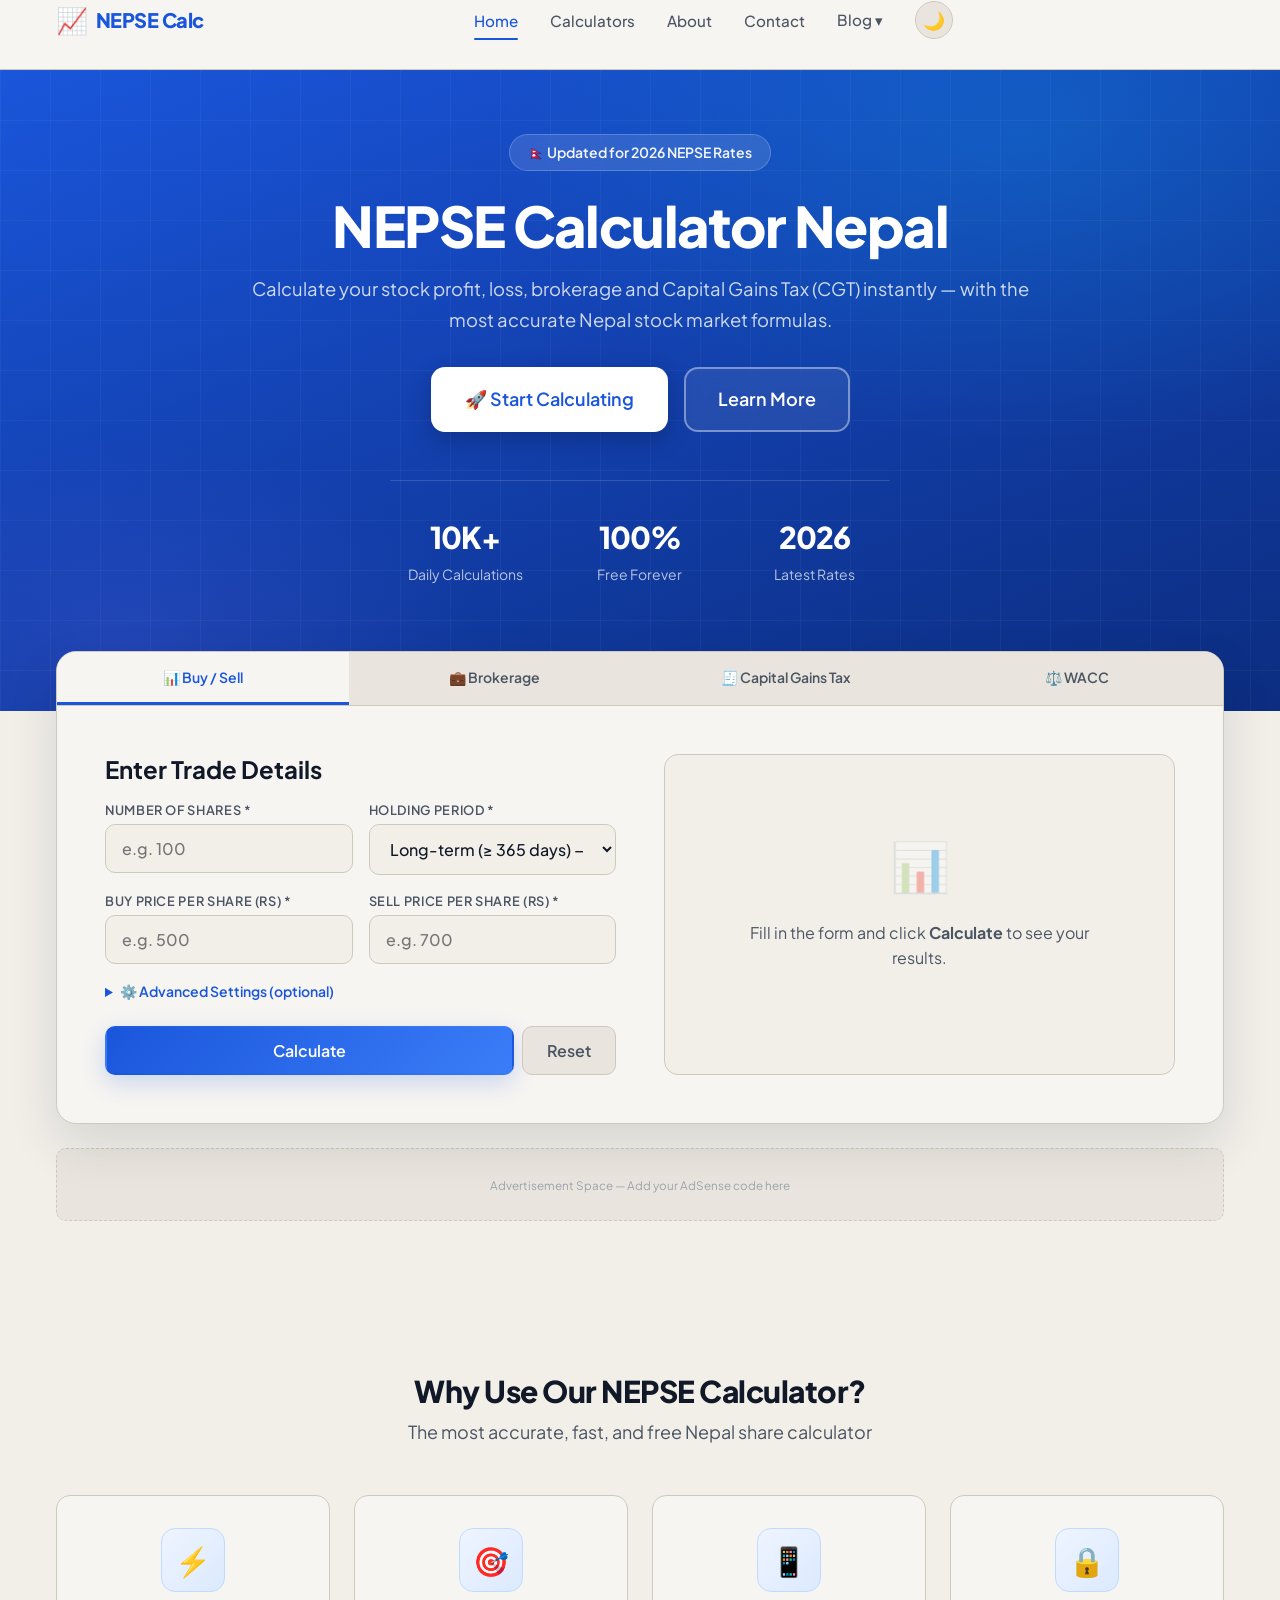
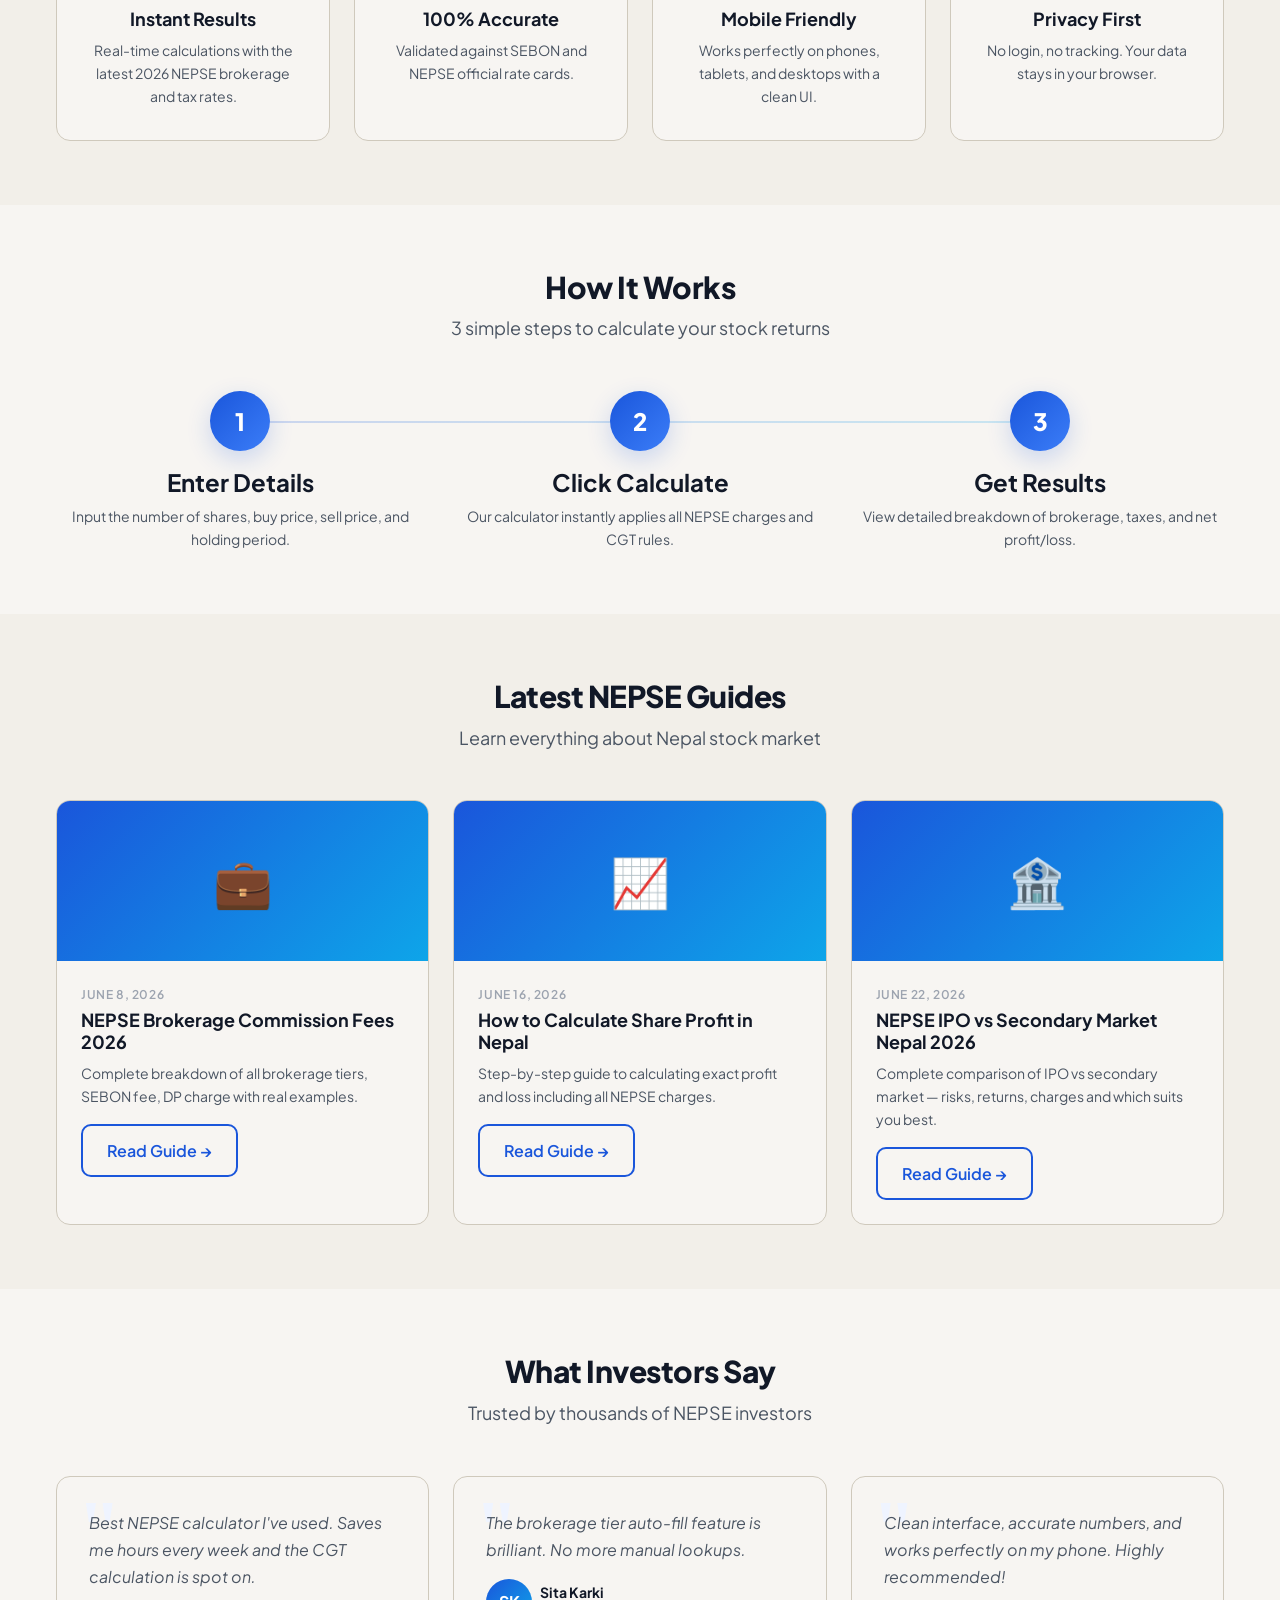
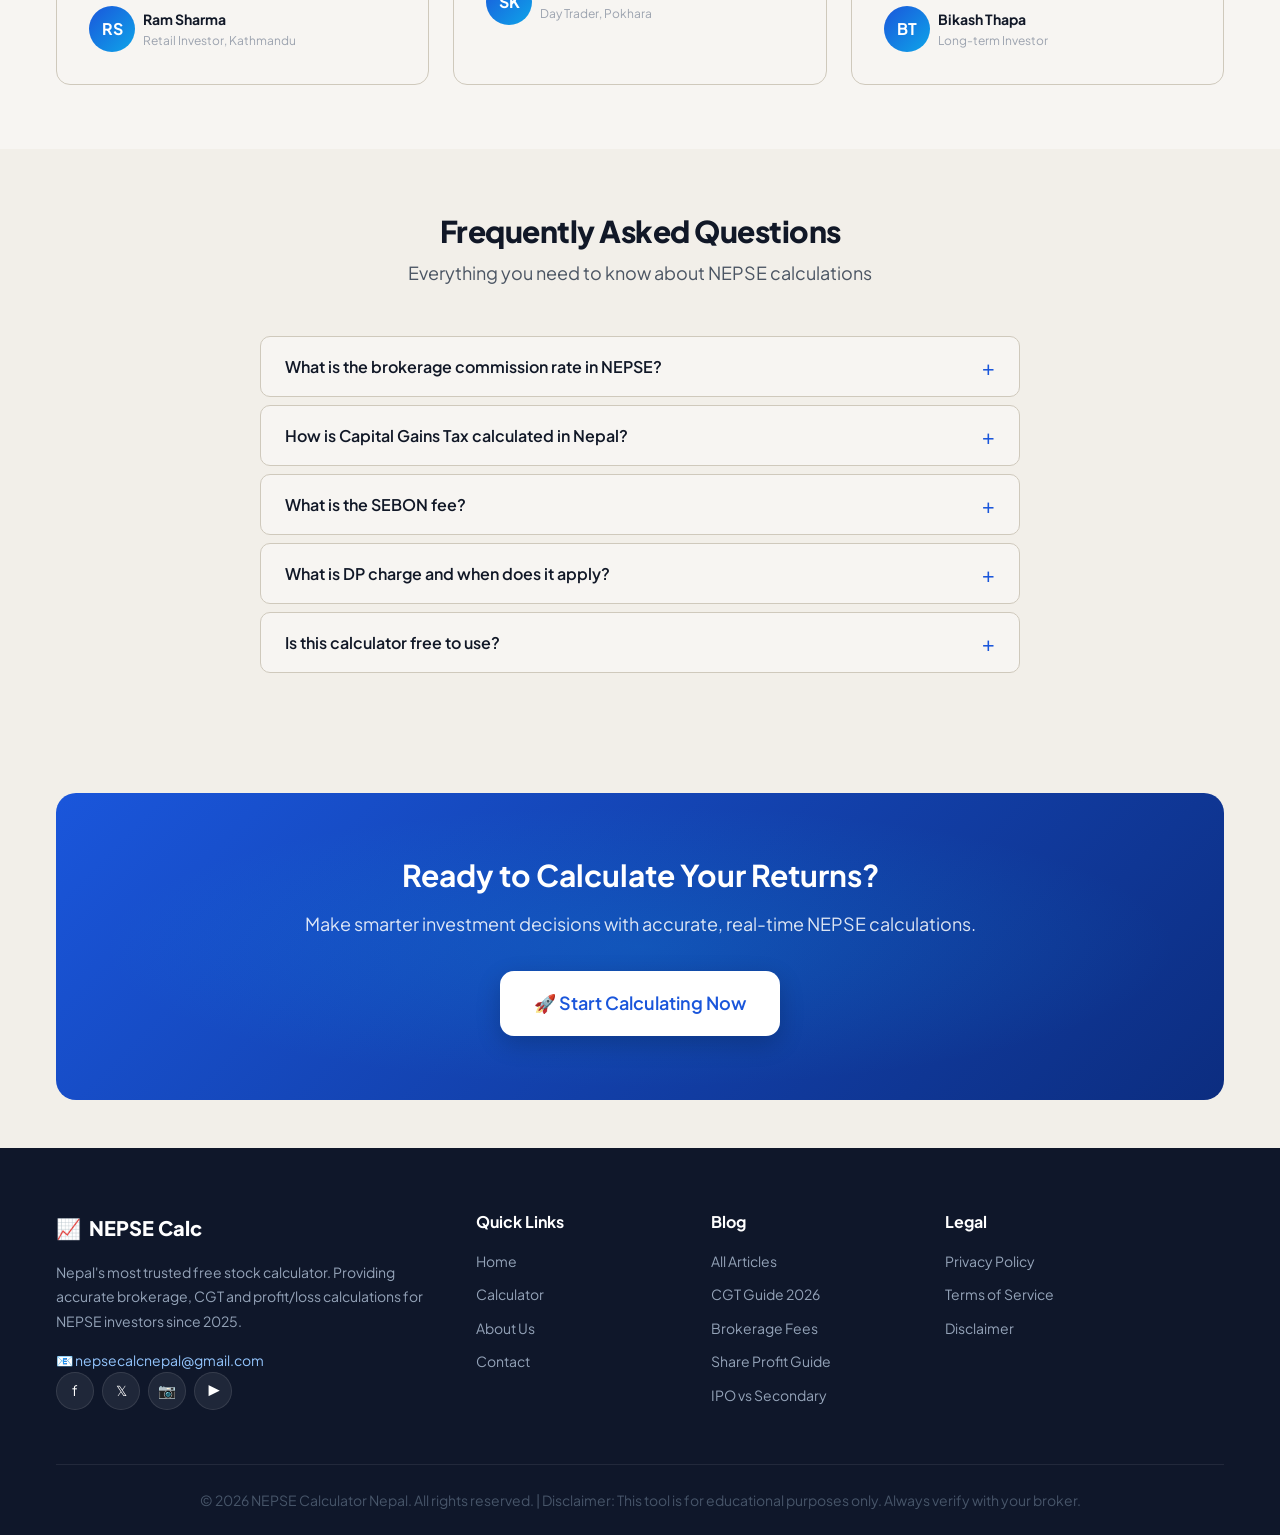
<file: index.html>
<!DOCTYPE html>
<html lang="en">
<head>
  <!-- Google tag (gtag.js) -->
  <script async src="https://www.googletagmanager.com/gtag/js?id=G-J6LPBHVBZK"></script>
  <script>
    window.dataLayer = window.dataLayer || [];
    function gtag(){dataLayer.push(arguments);}
    gtag('js', new Date());
    gtag('config', 'G-J6LPBHVBZK');
  </script>
  <meta charset="UTF-8">
  <meta name="google-site-verification" content="PR0gJwSMaujq0iDI5pF0Q4MyAzaLedgjB8qfHFg0N1Q" />
  <meta name="viewport" content="width=device-width, initial-scale=1.0">
  <meta http-equiv="X-Content-Type-Options" content="nosniff">
  <meta http-equiv="X-Frame-Options" content="DENY">
  <meta http-equiv="Referrer-Policy" content="strict-origin-when-cross-origin">

  <!-- ===== SEO META ===== -->
  <title>NEPSE Calculator Nepal 2026 - Stock Profit, Loss & Brokerage Tool</title>
  <meta name="description" content="Free NEPSE share calculator for Nepal stock market. Calculate stock profit/loss, brokerage commission, SEBON fee, DP charge, and Capital Gains Tax (CGT) instantly with 2026 updated rates.">
  <meta name="keywords" content="NEPSE calculator, Nepal stock calculator, share calculator Nepal, NEPSE brokerage, capital gains tax Nepal, NEPSE profit loss, stock calculator 2026">
  <meta name="author" content="NEPSE Calculator Nepal">
  <link rel="canonical" href="https://nepse-calculator-nepal.netlify.app/">

  <!-- ===== OPEN GRAPH ===== -->
  <meta property="og:title" content="NEPSE Calculator Nepal 2026">
  <meta property="og:description" content="Calculate your NEPSE stock profit, brokerage and CGT instantly. Free, accurate, updated 2026 rates.">
  <meta property="og:type" content="website">
  <meta property="og:url" content="https://nepse-calculator-nepal.netlify.app/">
  <meta property="og:image" content="https://nepse-calculator-nepal.netlify.app/images/og-image.jpg">
  <meta name="twitter:card" content="summary_large_image">

  <!-- ===== FAVICON ===== -->
  <link rel="icon" href="data:image/svg+xml,<svg xmlns=%22http://www.w3.org/2000/svg%22 viewBox=%220 0 100 100%22><text y=%22.9em%22 font-size=%2290%22>📈</text></svg>">

  <!-- ===== Schema.org ===== -->
  <script type="application/ld+json">
  {
    "@context": "https://schema.org",
    "@type": "WebApplication",
    "name": "NEPSE Calculator Nepal",
    "applicationCategory": "FinanceApplication",
    "operatingSystem": "Any",
    "offers": { "@type": "Offer", "price": "0", "priceCurrency": "NPR" },
    "description": "Free online NEPSE share calculator for Nepal stock market with 2026 updated rates."
  }
  </script>

  <!-- ===== GOOGLE FONTS ===== -->
  <link rel="preconnect" href="https://fonts.googleapis.com">
  <link rel="preconnect" href="https://fonts.gstatic.com" crossorigin>
  <link href="https://fonts.googleapis.com/css2?family=Inter:wght@400;500;600;700;800&family=Poppins:wght@400;600;700;800&display=swap" rel="stylesheet">

  <!-- ===== STYLES ===== -->
  <link rel="stylesheet" href="css/variables.css">
  <link rel="stylesheet" href="css/style.css">
  <link rel="stylesheet" href="css/responsive.css">
</head>
<body>

  <!-- ====================== HEADER / NAVBAR ====================== -->
  <header class="header">
    <div class="container">
      <nav class="navbar" aria-label="Main navigation">

        <a href="index.html" class="navbar__logo">
          <span class="navbar__logo-icon" aria-hidden="true">📈</span>
          <span>NEPSE Calc</span>
        </a>

        <ul class="navbar__menu" id="navbar-menu">
          <li><a href="index.html" class="navbar__link navbar__link--active">Home</a></li>
          <li><a href="#calculator" class="navbar__link">Calculators</a></li>
          <li><a href="pages/about.html" class="navbar__link">About</a></li>
          <li><a href="pages/contact.html" class="navbar__link">Contact</a></li>
          <li class="navbar__dropdown">
            <button class="navbar__dropdown-toggle">Blog ▾</button>
            <div class="navbar__dropdown-menu">
              <a href="pages/blog/index.html">All Articles</a>
              <a href="pages/blog/capital-gains-tax-nepal-2026.html">CGT Guide 2026</a>
              <a href="pages/blog/nepse-brokerage-fees-2026.html">Brokerage Fees</a>
              <a href="pages/blog/how-to-calculate-share-profit-nepal.html">Share Profit Guide</a>
              <a href="pages/blog/ipo-vs-secondary-market-nepal-2026.html">IPO vs Secondary</a>
            </div>
          </li>
          <li>
            <button class="theme-toggle" id="theme-toggle-desktop" aria-label="Toggle dark mode" title="Toggle theme">🌙</button>
          </li>
        </ul>

        <div style="display:flex; align-items:center; gap:10px;">
          <button class="theme-toggle" id="theme-toggle-mobile" aria-label="Toggle dark mode" title="Toggle theme" style="display:none;">🌙</button>
          <button class="navbar__toggle" aria-label="Toggle menu" aria-expanded="false">
            <span></span><span></span><span></span>
          </button>
        </div>

      </nav>
    </div>
  </header>

  <main>
    <!-- ====================== HERO ====================== -->
    <section class="hero">
      <div class="container">
        <div class="hero__content">
          <span class="hero__badge">🇳🇵 Updated for 2026 NEPSE Rates</span>
          <h1 class="hero__title">NEPSE Calculator Nepal</h1>
          <p class="hero__subtitle">Calculate your stock profit, loss, brokerage and Capital Gains Tax (CGT) instantly — with the most accurate Nepal stock market formulas.</p>
          <div class="hero__cta">
            <a href="#calculator" class="btn btn--primary btn--lg">🚀 Start Calculating</a>
            <a href="pages/about.html" class="btn btn--secondary btn--lg">Learn More</a>
          </div>
          <div class="hero__stats">
            <div>
              <span class="hero__stat-num">10K+</span>
              <span class="hero__stat-label">Daily Calculations</span>
            </div>
            <div>
              <span class="hero__stat-num">100%</span>
              <span class="hero__stat-label">Free Forever</span>
            </div>
            <div>
              <span class="hero__stat-num">2026</span>
              <span class="hero__stat-label">Latest Rates</span>
            </div>
          </div>
        </div>
      </div>
    </section>

    <!-- ====================== CALCULATOR ====================== -->
    <section id="calculator" class="section" style="padding-top:0;">
      <div class="container">
        <div class="calculator">
          <div class="calculator__tabs" role="tablist">
            <button class="calculator__tab calculator__tab--active" data-tab="buysell" role="tab">📊 Buy / Sell</button>
            <button class="calculator__tab" data-tab="brokerage" role="tab">💼 Brokerage</button>
            <button class="calculator__tab" data-tab="cgt" role="tab">🧾 Capital Gains Tax</button>
            <button class="calculator__tab" data-tab="wacc" role="tab">⚖️ WACC</button>
          </div>

          <!-- ---------- BUY/SELL PANEL ---------- -->
          <div class="calculator__panel calculator__panel--active" data-panel="buysell" role="tabpanel">
            <div class="calculator__grid">
              <form id="buysell-form" novalidate autocomplete="off">
                <h3 style="margin-bottom: 1rem;">Enter Trade Details</h3>
                <div class="calc-form__row">
                  <div class="calc-form__group">
                    <label class="calc-form__label" for="bs-shares">Number of Shares *</label>
                    <input type="number" id="bs-shares" name="shares" class="calc-form__input" placeholder="e.g. 100" min="1" step="1" required>
                    <span class="calc-form__error"></span>
                  </div>
                  <div class="calc-form__group">
                    <label class="calc-form__label" for="bs-holding">Holding Period *</label>
                    <select id="bs-holding" name="holdingType" class="calc-form__select">
                      <option value="long">Long-term (≥ 365 days) — 5%</option>
                      <option value="short">Short-term (&lt; 365 days) — 7.5%</option>
                      <option value="institution">Institution — 10%</option>
                    </select>
                  </div>
                </div>
                <div class="calc-form__row">
                  <div class="calc-form__group">
                    <label class="calc-form__label" for="bs-buy">Buy Price per Share (Rs) *</label>
                    <input type="number" id="bs-buy" name="buyPrice" class="calc-form__input" placeholder="e.g. 500" min="0.01" step="0.01" required>
                    <span class="calc-form__error"></span>
                  </div>
                  <div class="calc-form__group">
                    <label class="calc-form__label" for="bs-sell">Sell Price per Share (Rs) *</label>
                    <input type="number" id="bs-sell" name="sellPrice" class="calc-form__input" placeholder="e.g. 700" min="0.01" step="0.01" required>
                    <span class="calc-form__error"></span>
                  </div>
                </div>
                <details style="margin-bottom: 1rem;">
                  <summary style="cursor:pointer; font-weight:600; color: var(--color-primary); font-size: 0.875rem;">⚙️ Advanced Settings (optional)</summary>
                  <div style="margin-top: 1rem;">
                    <div class="calc-form__row">
                      <div class="calc-form__group">
                        <label class="calc-form__label">Buy Brokerage % (auto)</label>
                        <input type="number" name="brokerageBuy" class="calc-form__input" placeholder="auto" step="0.001">
                        <span class="calc-form__hint">Leave empty for tier-based auto rate</span>
                      </div>
                      <div class="calc-form__group">
                        <label class="calc-form__label">Sell Brokerage % (auto)</label>
                        <input type="number" name="brokerageSell" class="calc-form__input" placeholder="auto" step="0.001">
                      </div>
                    </div>
                    <div class="calc-form__row">
                      <div class="calc-form__group">
                        <label class="calc-form__label">SEBON Fee %</label>
                        <input type="number" name="sebonRate" class="calc-form__input" placeholder="0.015" step="0.001" value="0.015">
                      </div>
                      <div class="calc-form__group">
                        <label class="calc-form__label">DP Charge (Rs)</label>
                        <input type="number" name="dpCharge" class="calc-form__input" placeholder="25" step="1" value="25">
                      </div>
                    </div>
                  </div>
                </details>
                <div class="calc-form__actions">
                  <button type="submit" class="btn btn--primary btn--block">Calculate</button>
                  <button type="button" class="btn btn--ghost" data-action="reset">Reset</button>
                </div>
              </form>
              <div id="buysell-results" class="results">
                <div class="results__placeholder">
                  <div class="results__placeholder-icon">📊</div>
                  <p>Fill in the form and click <strong>Calculate</strong> to see your results.</p>
                </div>
              </div>
            </div>
          </div>

          <!-- ---------- BROKERAGE PANEL ---------- -->
          <div class="calculator__panel" data-panel="brokerage" role="tabpanel">
            <div class="calculator__grid">
              <form id="brokerage-form" novalidate autocomplete="off">
                <h3 style="margin-bottom: 1rem;">Brokerage Fee Calculator</h3>
                <div class="calc-form__group">
                  <label class="calc-form__label" for="brk-amt">Transaction Amount (Rs) *</label>
                  <input type="number" id="brk-amt" name="amount" class="calc-form__input" placeholder="e.g. 100000" min="1" step="0.01" required>
                  <span class="calc-form__error"></span>
                </div>
                <div class="calc-form__group">
                  <label class="calc-form__label">Override Rate % (optional)</label>
                  <input type="number" name="rate" class="calc-form__input" placeholder="auto" step="0.001">
                  <span class="calc-form__hint">Leave empty for tier-based rate</span>
                </div>
                <div class="calc-form__actions">
                  <button type="submit" class="btn btn--primary btn--block">Calculate</button>
                </div>
                <div style="margin-top:1.5rem; padding:1rem; background:var(--color-bg-alt); border-radius:8px; font-size:0.875rem;">
                  <strong>NEPSE Brokerage Tiers (2026):</strong>
                  <ul style="margin-top:0.5rem; padding-left:1.2rem; color:var(--color-text-muted);">
                    <li>≤ Rs 50,000 → 0.36% (min Rs 10)</li>
                    <li>Rs 50,001 – 5,00,000 → 0.33%</li>
                    <li>Rs 5,00,001 – 20,00,000 → 0.31%</li>
                    <li>Rs 20,00,001 – 1 Crore → 0.27%</li>
                    <li>Above Rs 1 Crore → 0.24%</li>
                  </ul>
                </div>
              </form>
              <div id="brokerage-results" class="results">
                <div class="results__placeholder">
                  <div class="results__placeholder-icon">💼</div>
                  <p>Enter an amount to see brokerage breakdown.</p>
                </div>
              </div>
            </div>
          </div>

          <!-- ---------- CGT PANEL ---------- -->
          <div class="calculator__panel" data-panel="cgt" role="tabpanel">
            <div class="calculator__grid">
              <form id="cgt-form" novalidate autocomplete="off">
                <h3 style="margin-bottom: 1rem;">Capital Gains Tax Calculator</h3>
                <div class="calc-form__row">
                  <div class="calc-form__group">
                    <label class="calc-form__label" for="cgt-buy">Total Buy Amount (Rs) *</label>
                    <input type="number" id="cgt-buy" name="buyTotal" class="calc-form__input" placeholder="e.g. 50000" min="0.01" step="0.01" required>
                    <span class="calc-form__error"></span>
                  </div>
                  <div class="calc-form__group">
                    <label class="calc-form__label" for="cgt-sell">Total Sell Amount (Rs) *</label>
                    <input type="number" id="cgt-sell" name="sellTotal" class="calc-form__input" placeholder="e.g. 70000" min="0.01" step="0.01" required>
                    <span class="calc-form__error"></span>
                  </div>
                </div>
                <div class="calc-form__group">
                  <label class="calc-form__label" for="cgt-holding">Tax Bracket *</label>
                  <select id="cgt-holding" name="holdingType" class="calc-form__select">
                    <option value="long">Long-term — 5%</option>
                    <option value="short">Short-term — 7.5%</option>
                    <option value="institution">Institution — 10%</option>
                  </select>
                </div>
                <div class="calc-form__actions">
                  <button type="submit" class="btn btn--primary btn--block">Calculate Tax</button>
                </div>
              </form>
              <div id="cgt-results" class="results">
                <div class="results__placeholder">
                  <div class="results__placeholder-icon">🧾</div>
                  <p>Enter values to calculate your CGT.</p>
                </div>
              </div>
            </div>
          </div>

          <!-- ---------- WACC PANEL ---------- -->
          <div class="calculator__panel" data-panel="wacc" role="tabpanel">
            <div class="calculator__grid">
              <form id="wacc-form" novalidate autocomplete="off">
                <h3 style="margin-bottom: 1rem;">Weighted Average Cost Calculator</h3>
                <p style="font-size:0.875rem; color:var(--color-text-muted); margin-bottom:1rem;">
                  Enter multiple share lots bought at different prices to find your average cost.
                </p>
                <div class="wacc-lots">
                  <div class="wacc-lot calc-form__row">
                    <div class="calc-form__group">
                      <label class="calc-form__label">Lot 1 Shares</label>
                      <input type="number" class="calc-form__input" name="shares[]" min="0" step="1" placeholder="100">
                    </div>
                    <div class="calc-form__group">
                      <label class="calc-form__label">Lot 1 Price (Rs)</label>
                      <input type="number" class="calc-form__input" name="price[]" min="0" step="0.01" placeholder="500">
                    </div>
                  </div>
                </div>
                <button type="button" class="btn btn--ghost" data-action="add-lot" style="margin-bottom:1rem;">+ Add Another Lot</button>
                <div class="calc-form__actions">
                  <button type="submit" class="btn btn--primary btn--block">Calculate WACC</button>
                </div>
              </form>
              <div id="wacc-results" class="results">
                <div class="results__placeholder">
                  <div class="results__placeholder-icon">⚖️</div>
                  <p>Add your share lots and calculate WACC.</p>
                </div>
              </div>
            </div>
          </div>
        </div>

        <div class="ad-slot">
          <small>Advertisement Space — Add your AdSense code here</small>
        </div>
      </div>
    </section>

    <!-- ====================== FEATURES ====================== -->
    <section class="section">
      <div class="container">
        <h2 class="section-title">Why Use Our NEPSE Calculator?</h2>
        <p class="section-subtitle">The most accurate, fast, and free Nepal share calculator</p>
        <div class="features">
          <div class="feature-card">
            <div class="feature-card__icon">⚡</div>
            <h3 class="feature-card__title">Instant Results</h3>
            <p class="feature-card__desc">Real-time calculations with the latest 2026 NEPSE brokerage and tax rates.</p>
          </div>
          <div class="feature-card">
            <div class="feature-card__icon">🎯</div>
            <h3 class="feature-card__title">100% Accurate</h3>
            <p class="feature-card__desc">Validated against SEBON and NEPSE official rate cards.</p>
          </div>
          <div class="feature-card">
            <div class="feature-card__icon">📱</div>
            <h3 class="feature-card__title">Mobile Friendly</h3>
            <p class="feature-card__desc">Works perfectly on phones, tablets, and desktops with a clean UI.</p>
          </div>
          <div class="feature-card">
            <div class="feature-card__icon">🔒</div>
            <h3 class="feature-card__title">Privacy First</h3>
            <p class="feature-card__desc">No login, no tracking. Your data stays in your browser.</p>
          </div>
        </div>
      </div>
    </section>

    <!-- ====================== HOW IT WORKS ====================== -->
    <section class="section section--alt">
      <div class="container">
        <h2 class="section-title">How It Works</h2>
        <p class="section-subtitle">3 simple steps to calculate your stock returns</p>
        <div class="steps">
          <div class="step">
            <div class="step__num">1</div>
            <h3 class="step__title">Enter Details</h3>
            <p class="step__desc">Input the number of shares, buy price, sell price, and holding period.</p>
          </div>
          <div class="step">
            <div class="step__num">2</div>
            <h3 class="step__title">Click Calculate</h3>
            <p class="step__desc">Our calculator instantly applies all NEPSE charges and CGT rules.</p>
          </div>
          <div class="step">
            <div class="step__num">3</div>
            <h3 class="step__title">Get Results</h3>
            <p class="step__desc">View detailed breakdown of brokerage, taxes, and net profit/loss.</p>
          </div>
        </div>
      </div>
    </section>

    <!-- ====================== BLOG SECTION ====================== -->
    <section class="section">
      <div class="container">
        <h2 class="section-title">Latest NEPSE Guides</h2>
        <p class="section-subtitle">Learn everything about Nepal stock market</p>
        <div class="news-grid">
          <article class="news-card">
            <div class="news-card__image">💼</div>
            <div class="news-card__body">
              <div class="news-card__date">June 8, 2026</div>
              <h3 class="news-card__title">NEPSE Brokerage Commission Fees 2026</h3>
              <p class="news-card__excerpt">Complete breakdown of all brokerage tiers, SEBON fee, DP charge with real examples.</p>
              <a href="pages/blog/nepse-brokerage-fees-2026.html" class="btn btn--secondary">Read Guide →</a>
            </div>
          </article>
          <article class="news-card">
            <div class="news-card__image">📈</div>
            <div class="news-card__body">
              <div class="news-card__date">June 16, 2026</div>
              <h3 class="news-card__title">How to Calculate Share Profit in Nepal</h3>
              <p class="news-card__excerpt">Step-by-step guide to calculating exact profit and loss including all NEPSE charges.</p>
              <a href="pages/blog/how-to-calculate-share-profit-nepal.html" class="btn btn--secondary">Read Guide →</a>
            </div>
          </article>
          <article class="news-card">
            <div class="news-card__image">🏦</div>
            <div class="news-card__body">
              <div class="news-card__date">June 22, 2026</div>
              <h3 class="news-card__title">NEPSE IPO vs Secondary Market Nepal 2026</h3>
              <p class="news-card__excerpt">Complete comparison of IPO vs secondary market — risks, returns, charges and which suits you best.</p>
              <a href="pages/blog/ipo-vs-secondary-market-nepal-2026.html" class="btn btn--secondary">Read Guide →</a>
            </div>
          </article>
        </div>
      </div>
    </section>

    <!-- ====================== TESTIMONIALS ====================== -->
    <section class="section section--alt">
      <div class="container">
        <h2 class="section-title">What Investors Say</h2>
        <p class="section-subtitle">Trusted by thousands of NEPSE investors</p>
        <div class="testimonials">
          <div class="testimonial">
            <p class="testimonial__text">Best NEPSE calculator I've used. Saves me hours every week and the CGT calculation is spot on.</p>
            <div class="testimonial__author">
              <div class="testimonial__avatar">RS</div>
              <div>
                <div class="testimonial__name">Ram Sharma</div>
                <div class="testimonial__role">Retail Investor, Kathmandu</div>
              </div>
            </div>
          </div>
          <div class="testimonial">
            <p class="testimonial__text">The brokerage tier auto-fill feature is brilliant. No more manual lookups.</p>
            <div class="testimonial__author">
              <div class="testimonial__avatar">SK</div>
              <div>
                <div class="testimonial__name">Sita Karki</div>
                <div class="testimonial__role">Day Trader, Pokhara</div>
              </div>
            </div>
          </div>
          <div class="testimonial">
            <p class="testimonial__text">Clean interface, accurate numbers, and works perfectly on my phone. Highly recommended!</p>
            <div class="testimonial__author">
              <div class="testimonial__avatar">BT</div>
              <div>
                <div class="testimonial__name">Bikash Thapa</div>
                <div class="testimonial__role">Long-term Investor</div>
              </div>
            </div>
          </div>
        </div>
      </div>
    </section>

    <!-- ====================== FAQ ====================== -->
    <section class="section">
      <div class="container">
        <h2 class="section-title">Frequently Asked Questions</h2>
        <p class="section-subtitle">Everything you need to know about NEPSE calculations</p>
        <div class="faq">
          <div class="faq__item">
            <button class="faq__question">
              <span>What is the brokerage commission rate in NEPSE?</span>
              <span class="faq__icon">+</span>
            </button>
            <div class="faq__answer">
              <p>NEPSE uses a tiered brokerage system: 0.36% for amounts up to Rs 50,000, 0.33% up to Rs 5,00,000, 0.31% up to Rs 20,00,000, 0.27% up to Rs 1 Crore, and 0.24% above Rs 1 Crore. Minimum brokerage is Rs 10.</p>
            </div>
          </div>
          <div class="faq__item">
            <button class="faq__question">
              <span>How is Capital Gains Tax calculated in Nepal?</span>
              <span class="faq__icon">+</span>
            </button>
            <div class="faq__answer">
              <p>For individuals: 7.5% on short-term gains (held less than 365 days) and 5% on long-term gains (held 365 days or more). Institutions pay 10% flat on all gains. CGT only applies on profit, not on losses. Since May 2026, CGT is a final tax — no need to declare in income tax.</p>
            </div>
          </div>
          <div class="faq__item">
            <button class="faq__question">
              <span>What is the SEBON fee?</span>
              <span class="faq__icon">+</span>
            </button>
            <div class="faq__answer">
              <p>The Securities Board of Nepal (SEBON) levies a regulatory fee of 0.015% on both buy and sell transactions in the NEPSE market.</p>
            </div>
          </div>
          <div class="faq__item">
            <button class="faq__question">
              <span>What is DP charge and when does it apply?</span>
              <span class="faq__icon">+</span>
            </button>
            <div class="faq__answer">
              <p>The Depository Participant (DP) charge is a flat Rs 25 fee applied per script, per day, on sell transactions only. It is collected by your broker on behalf of CDS &amp; Clearing Ltd.</p>
            </div>
          </div>
          <div class="faq__item">
            <button class="faq__question">
              <span>Is this calculator free to use?</span>
              <span class="faq__icon">+</span>
            </button>
            <div class="faq__answer">
              <p>Yes! Our NEPSE calculator is 100% free and will remain free. We don't ask for any registration, login, or personal information.</p>
            </div>
          </div>
        </div>
      </div>
    </section>

    <!-- ====================== CTA ====================== -->
    <section class="container">
      <div class="cta-section">
        <h2>Ready to Calculate Your Returns?</h2>
        <p>Make smarter investment decisions with accurate, real-time NEPSE calculations.</p>
        <a href="#calculator" class="btn btn--lg">🚀 Start Calculating Now</a>
      </div>
    </section>
  </main>

  <!-- ====================== FOOTER ====================== -->
  <footer class="footer">
    <div class="container">
      <div class="footer__grid">
        <div>
          <div class="footer__brand">
            <span aria-hidden="true">📈</span> NEPSE Calc
          </div>
          <p class="footer__about">
            Nepal's most trusted free stock calculator. Providing accurate brokerage, CGT and profit/loss calculations for NEPSE investors since 2025.
          </p>
          <p style="font-size:0.875rem; color:#94a3b8; margin-top:0.5rem;">
            📧 <a href="mailto:nepsecalcnepal@gmail.com" style="color:#93c5fd;">nepsecalcnepal@gmail.com</a>
          </p>
          <div class="footer__social">
            <a href="#" aria-label="Facebook" rel="noopener noreferrer">f</a>
            <a href="#" aria-label="Twitter" rel="noopener noreferrer">𝕏</a>
            <a href="#" aria-label="Instagram" rel="noopener noreferrer">📷</a>
            <a href="#" aria-label="YouTube" rel="noopener noreferrer">▶</a>
          </div>
        </div>
        <div>
          <h4 class="footer__title">Quick Links</h4>
          <ul class="footer__links">
            <li><a href="index.html">Home</a></li>
            <li><a href="#calculator">Calculator</a></li>
            <li><a href="pages/about.html">About Us</a></li>
            <li><a href="pages/contact.html">Contact</a></li>
          </ul>
        </div>
        <div>
          <h4 class="footer__title">Blog</h4>
          <ul class="footer__links">
            <li><a href="pages/blog/index.html">All Articles</a></li>
            <li><a href="pages/blog/capital-gains-tax-nepal-2026.html">CGT Guide 2026</a></li>
            <li><a href="pages/blog/nepse-brokerage-fees-2026.html">Brokerage Fees</a></li>
            <li><a href="pages/blog/how-to-calculate-share-profit-nepal.html">Share Profit Guide</a></li>
            <li><a href="pages/blog/ipo-vs-secondary-market-nepal-2026.html">IPO vs Secondary</a></li>
          </ul>
        </div>
        <div>
          <h4 class="footer__title">Legal</h4>
          <ul class="footer__links">
            <li><a href="pages/privacy-policy.html">Privacy Policy</a></li>
            <li><a href="pages/terms.html">Terms of Service</a></li>
            <li><a href="#news">Disclaimer</a></li>
          </ul>
        </div>
      </div>
      <div class="footer__bottom">
        © <span id="current-year">2026</span> NEPSE Calculator Nepal. All rights reserved. |
        Disclaimer: This tool is for educational purposes only. Always verify with your broker.
      </div>
    </div>
  </footer>

  <!-- ===== SCRIPTS ===== -->
  <script src="js/utils.js"></script>
  <script src="js/calculator.js"></script>
  <script src="js/main.js"></script>

  <script>
    if (window.self !== window.top) {
      window.top.location = window.self.location;
    }
    (function() {
      const mobileBtn  = document.getElementById('theme-toggle-mobile');
      const desktopBtn = document.getElementById('theme-toggle-desktop');
      function syncToggles(isDark) {
        const icon = isDark ? '☀️' : '🌙';
        if (mobileBtn)  mobileBtn.textContent  = icon;
        if (desktopBtn) desktopBtn.textContent = icon;
      }
      function handleResize() {
        if (mobileBtn) {
          mobileBtn.style.display = window.innerWidth < 768 ? 'flex' : 'none';
        }
      }
      handleResize();
      window.addEventListener('resize', handleResize);
      if (mobileBtn) {
        mobileBtn.addEventListener('click', function() {
          document.documentElement.classList.toggle('dark');
          const isDark = document.documentElement.classList.contains('dark');
          syncToggles(isDark);
          try { localStorage.setItem('theme', isDark ? 'dark' : 'light'); } catch(e) {}
        });
      }
      try {
        const saved = localStorage.getItem('theme');
        if (saved === 'dark') {
          document.documentElement.classList.add('dark');
          syncToggles(true);
        }
      } catch(e) {}
    })();
  </script>

</body>
</html>
</file>
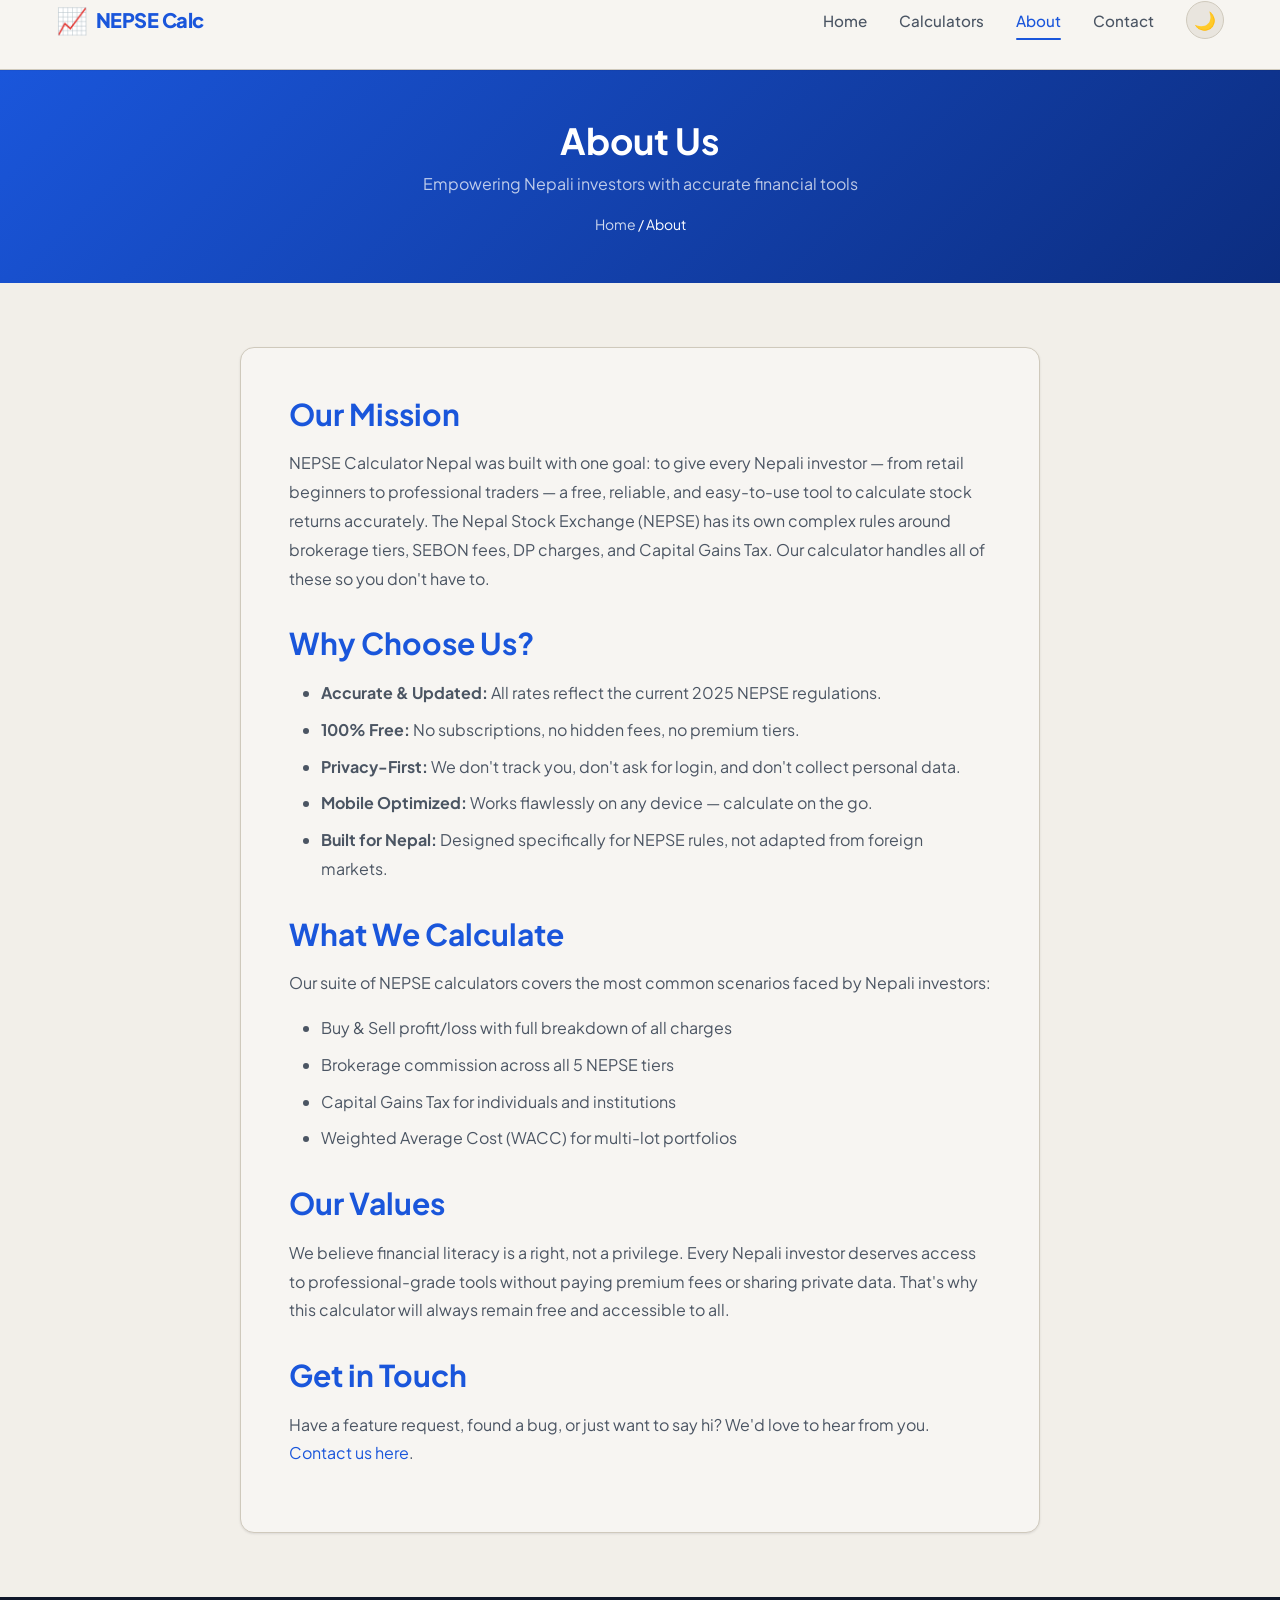
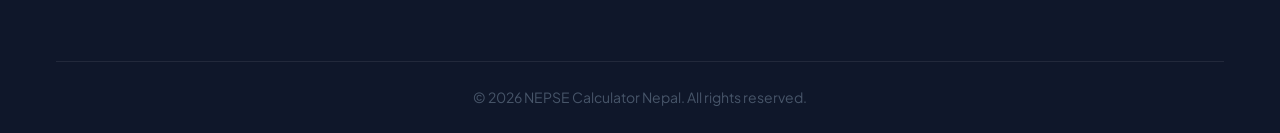
<file: pages/about.html>
<!DOCTYPE html>
<html lang="en">
<head>
  <!-- Google tag (gtag.js) -->
<script async src="https://www.googletagmanager.com/gtag/js?id=G-J6LPBHVBZK"></script>
<script>
  window.dataLayer = window.dataLayer || [];
  function gtag(){dataLayer.push(arguments);}
  gtag('js', new Date());

  gtag('config', 'G-J6LPBHVBZK');
</script>
  <meta charset="UTF-8">
  <meta name="viewport" content="width=device-width, initial-scale=1.0">
  <title>About Us | NEPSE Calculator Nepal</title>
  <meta name="description" content="Learn about NEPSE Calculator Nepal — our mission, values, and why thousands of investors trust us for accurate stock calculations.">
  <link rel="icon" href="data:image/svg+xml,<svg xmlns=%22http://www.w3.org/2000/svg%22 viewBox=%220 0 100 100%22><text y=%22.9em%22 font-size=%2290%22>📈</text></svg>">
  <link rel="preconnect" href="https://fonts.googleapis.com">
  <link rel="preconnect" href="https://fonts.gstatic.com" crossorigin>
  <link href="https://fonts.googleapis.com/css2?family=Inter:wght@400;500;600;700;800&display=swap" rel="stylesheet">
  <link rel="stylesheet" href="../css/variables.css">
  <link rel="stylesheet" href="../css/style.css">
  <link rel="stylesheet" href="../css/responsive.css">
</head>
<body>
  <header class="header">
    <div class="container">
      <nav class="navbar" aria-label="Main navigation">
        <a href="../index.html" class="navbar__logo">
          <span class="navbar__logo-icon">📈</span><span>NEPSE Calc</span>
        </a>
        <ul class="navbar__menu" id="navbar-menu">
          <li><a href="../index.html" class="navbar__link">Home</a></li>
          <li><a href="../index.html#calculator" class="navbar__link">Calculators</a></li>
          <li><a href="about.html" class="navbar__link navbar__link--active">About</a></li>
          <li><a href="contact.html" class="navbar__link">Contact</a></li>
          <li><button class="theme-toggle" aria-label="Toggle dark mode">🌙</button></li>
        </ul>
        <button class="navbar__toggle" aria-label="Toggle menu"><span></span><span></span><span></span></button>
      </nav>
    </div>
  </header>

  <section class="page-header">
    <div class="container">
      <h1>About Us</h1>
      <p>Empowering Nepali investors with accurate financial tools</p>
      <div class="breadcrumb"><a href="../index.html">Home</a> / About</div>
    </div>
  </section>

  <main class="section">
    <div class="container">
      <article class="content-page">
        <h2>Our Mission</h2>
        <p>NEPSE Calculator Nepal was built with one goal: to give every Nepali investor — from retail beginners to professional traders — a free, reliable, and easy-to-use tool to calculate stock returns accurately. The Nepal Stock Exchange (NEPSE) has its own complex rules around brokerage tiers, SEBON fees, DP charges, and Capital Gains Tax. Our calculator handles all of these so you don't have to.</p>

        <h2>Why Choose Us?</h2>
        <ul>
          <li><strong>Accurate &amp; Updated:</strong> All rates reflect the current 2025 NEPSE regulations.</li>
          <li><strong>100% Free:</strong> No subscriptions, no hidden fees, no premium tiers.</li>
          <li><strong>Privacy-First:</strong> We don't track you, don't ask for login, and don't collect personal data.</li>
          <li><strong>Mobile Optimized:</strong> Works flawlessly on any device — calculate on the go.</li>
          <li><strong>Built for Nepal:</strong> Designed specifically for NEPSE rules, not adapted from foreign markets.</li>
        </ul>

        <h2>What We Calculate</h2>
        <p>Our suite of NEPSE calculators covers the most common scenarios faced by Nepali investors:</p>
        <ul>
          <li>Buy &amp; Sell profit/loss with full breakdown of all charges</li>
          <li>Brokerage commission across all 5 NEPSE tiers</li>
          <li>Capital Gains Tax for individuals and institutions</li>
          <li>Weighted Average Cost (WACC) for multi-lot portfolios</li>
        </ul>

        <h2>Our Values</h2>
        <p>We believe financial literacy is a right, not a privilege. Every Nepali investor deserves access to professional-grade tools without paying premium fees or sharing private data. That's why this calculator will always remain free and accessible to all.</p>

        <h2>Get in Touch</h2>
        <p>Have a feature request, found a bug, or just want to say hi? We'd love to hear from you. <a href="contact.html">Contact us here</a>.</p>
      </article>
    </div>
  </main>

  <footer class="footer">
    <div class="container">
      <div class="footer__bottom">
        © <span id="current-year">2025</span> NEPSE Calculator Nepal. All rights reserved.
      </div>
    </div>
  </footer>

  <script src="../js/utils.js"></script>
  <script src="../js/main.js"></script>
</body>
</html>
</file>
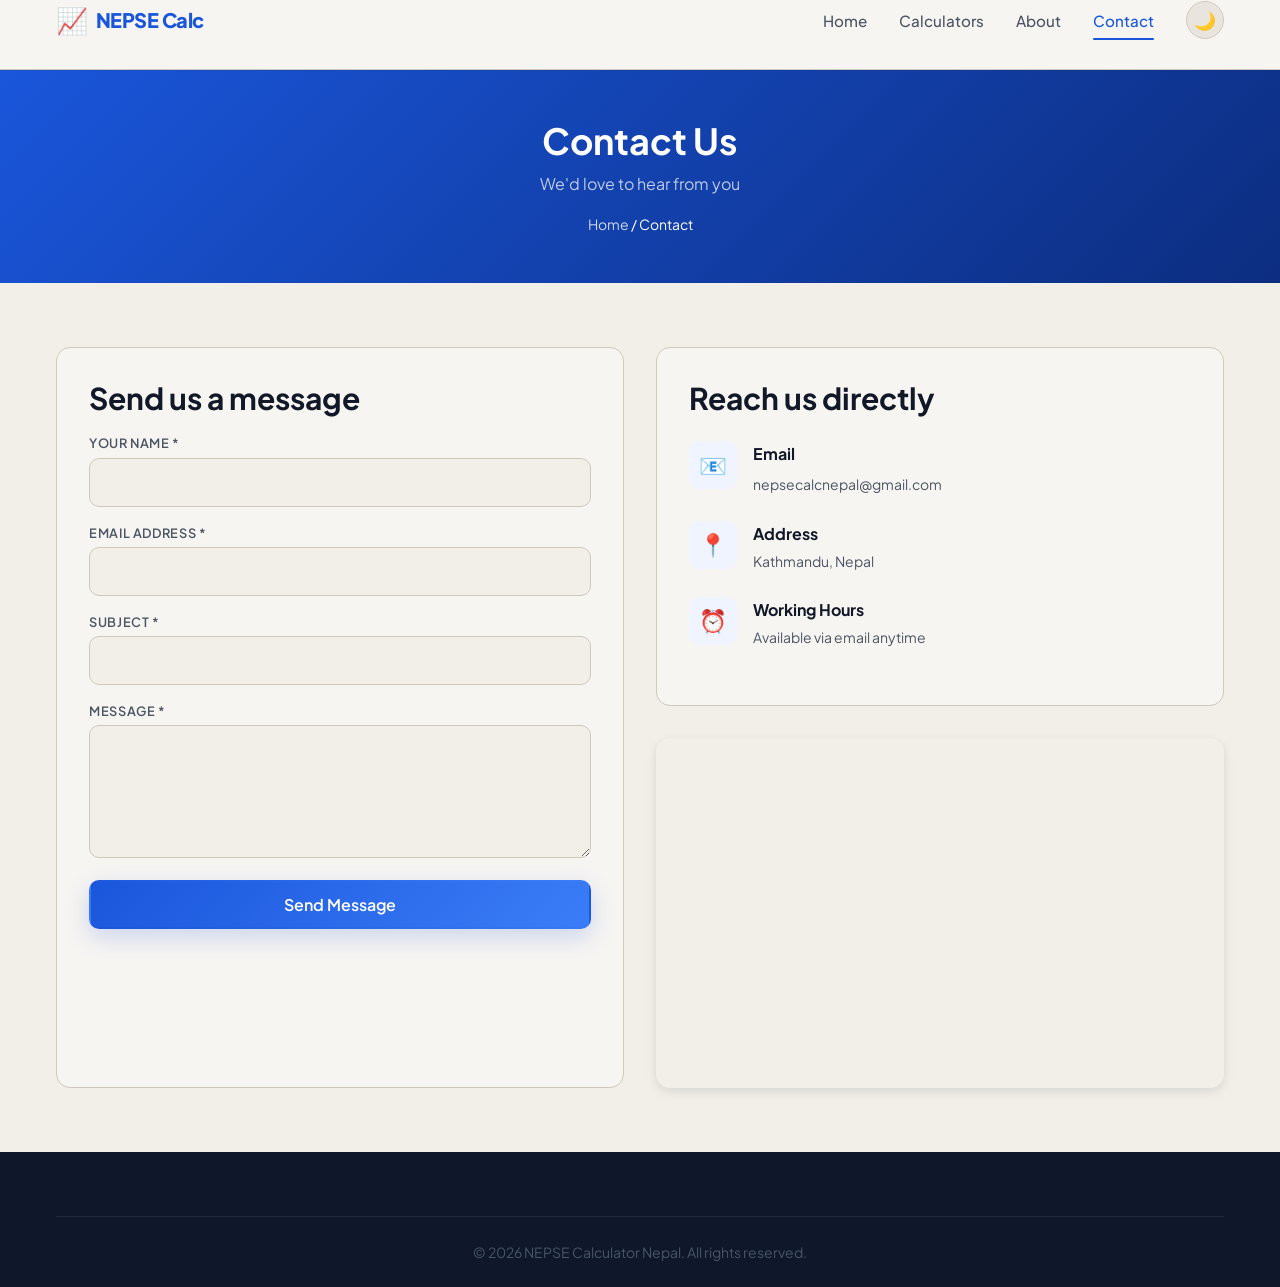
<file: pages/contact.html>
<!DOCTYPE html>
<html lang="en">
<head>
  <!-- Google tag (gtag.js) -->
<script async src="https://www.googletagmanager.com/gtag/js?id=G-J6LPBHVBZK"></script>
<script>
  window.dataLayer = window.dataLayer || [];
  function gtag(){dataLayer.push(arguments);}
  gtag('js', new Date());

  gtag('config', 'G-J6LPBHVBZK');
</script>
  <meta charset="UTF-8">
  <meta name="viewport" content="width=device-width, initial-scale=1.0">
  <title>Contact Us | NEPSE Calculator Nepal</title>
  <meta name="description" content="Get in touch with NEPSE Calculator Nepal — questions, feedback, partnerships welcome.">
  <link rel="icon" href="data:image/svg+xml,<svg xmlns=%22http://www.w3.org/2000/svg%22 viewBox=%220 0 100 100%22><text y=%22.9em%22 font-size=%2290%22>📈</text></svg>">
  <link rel="preconnect" href="https://fonts.googleapis.com">
  <link rel="preconnect" href="https://fonts.gstatic.com" crossorigin>
  <link href="https://fonts.googleapis.com/css2?family=Inter:wght@400;500;600;700;800&display=swap" rel="stylesheet">
  <link rel="stylesheet" href="../css/variables.css">
  <link rel="stylesheet" href="../css/style.css">
  <link rel="stylesheet" href="../css/responsive.css">
</head>
<body>
  <header class="header">
    <div class="container">
      <nav class="navbar" aria-label="Main navigation">
        <a href="../index.html" class="navbar__logo">
          <span class="navbar__logo-icon">📈</span><span>NEPSE Calc</span>
        </a>
        <ul class="navbar__menu" id="navbar-menu">
          <li><a href="../index.html" class="navbar__link">Home</a></li>
          <li><a href="../index.html#calculator" class="navbar__link">Calculators</a></li>
          <li><a href="about.html" class="navbar__link">About</a></li>
          <li><a href="contact.html" class="navbar__link navbar__link--active">Contact</a></li>
          <li><button class="theme-toggle" aria-label="Toggle dark mode">🌙</button></li>
        </ul>
        <button class="navbar__toggle" aria-label="Toggle menu"><span></span><span></span><span></span></button>
      </nav>
    </div>
  </header>

  <section class="page-header">
    <div class="container">
      <h1>Contact Us</h1>
      <p>We'd love to hear from you</p>
      <div class="breadcrumb"><a href="../index.html">Home</a> / Contact</div>
    </div>
  </section>

  <main class="section">
    <div class="container">
      <div class="contact-grid">
        <!-- Contact form -->
        <div class="contact-info">
          <h2 style="margin-bottom: 1rem;">Send us a message</h2>
          <div id="contact-alert" class="alert"></div>
          <form id="contact-form" novalidate>
            <div class="calc-form__group">
              <label class="calc-form__label" for="c-name">Your Name *</label>
              <input type="text" id="c-name" name="name" class="calc-form__input" required minlength="2">
            </div>
            <div class="calc-form__group">
              <label class="calc-form__label" for="c-email">Email Address *</label>
              <input type="email" id="c-email" name="email" class="calc-form__input" required>
            </div>
            <div class="calc-form__group">
              <label class="calc-form__label" for="c-subject">Subject *</label>
              <input type="text" id="c-subject" name="subject" class="calc-form__input" required>
            </div>
            <div class="calc-form__group">
              <label class="calc-form__label" for="c-msg">Message *</label>
              <textarea id="c-msg" name="message" class="calc-form__input" rows="5" required minlength="10"></textarea>
            </div>
            <button type="submit" class="btn btn--primary btn--block">Send Message</button>
          </form>
        </div>

        <!-- Contact info -->
        <div>
          <div class="contact-info">
            <h2 style="margin-bottom: 1.5rem;">Reach us directly</h2>
            <div class="contact-item">
              <div class="contact-item__icon">📧</div>
              <div>
                <div class="contact-item__title">Email</div>
                <a href="mailto:nepsecalcnepal@gmail.com" class="contact-item__value">nepsecalcnepal@gmail.com</a>
              </div>
            </div>
            <!--<div class="contact-item">
              <div class="contact-item__icon">📞</div>
              <div>
                <div class="contact-item__title">Phone</div>
                <div class="contact-item__value">+977-1-XXXXXXX</div>
              </div>
            </div>-->
            <div class="contact-item">
              <div class="contact-item__icon">📍</div>
              <div>
                <div class="contact-item__title">Address</div>
                <div class="contact-item__value">Kathmandu, Nepal</div>
              </div>
            </div>
            <div class="contact-item">
              <div class="contact-item__icon">⏰</div>
              <div>
                <div class="contact-item__title">Working Hours</div>
                <div class="contact-item__value">Available via email anytime</div>
              </div>
            </div>
          </div>

          <div class="map-container">
            <iframe
              src="https://www.google.com/maps/embed?pb=!1m18!1m12!1m3!1d14129.301894047!2d85.32395754999999!3d27.7090319!2m3!1f0!2f0!3f0!3m2!1i1024!2i768!4f13.1!3m3!1m2!1s0x39eb198a307baabf%3A0xb5137c1bf18db1ea!2sKathmandu!5e0!3m2!1sen!2snp!4v1700000000000"
              loading="lazy" referrerpolicy="no-referrer-when-downgrade"
              title="Office location map"></iframe>
          </div>
        </div>
      </div>
    </div>
  </main>

  <footer class="footer">
    <div class="container">
      <div class="footer__bottom">
        © <span id="current-year">2025</span> NEPSE Calculator Nepal. All rights reserved.
      </div>
    </div>
  </footer>

  <script src="../js/utils.js"></script>
  <script src="../js/main.js"></script>
</body>
</html>
</file>
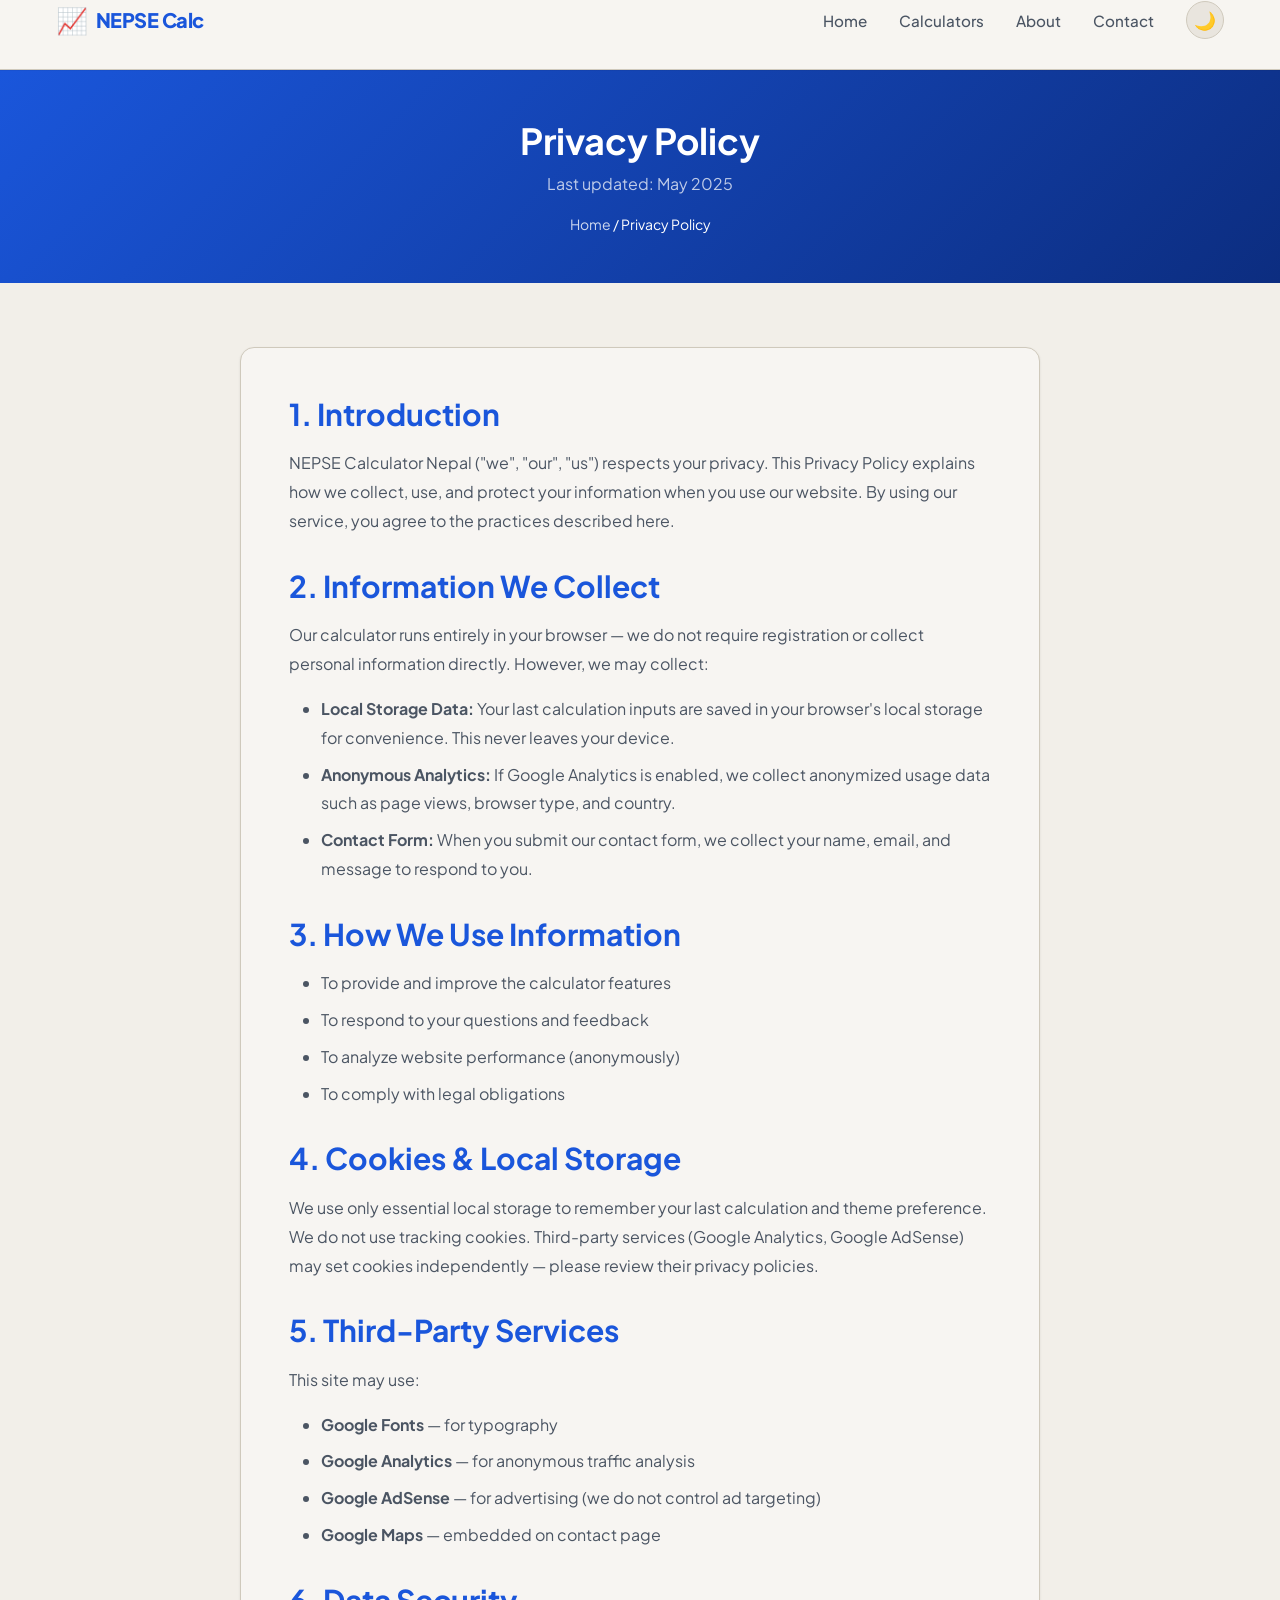
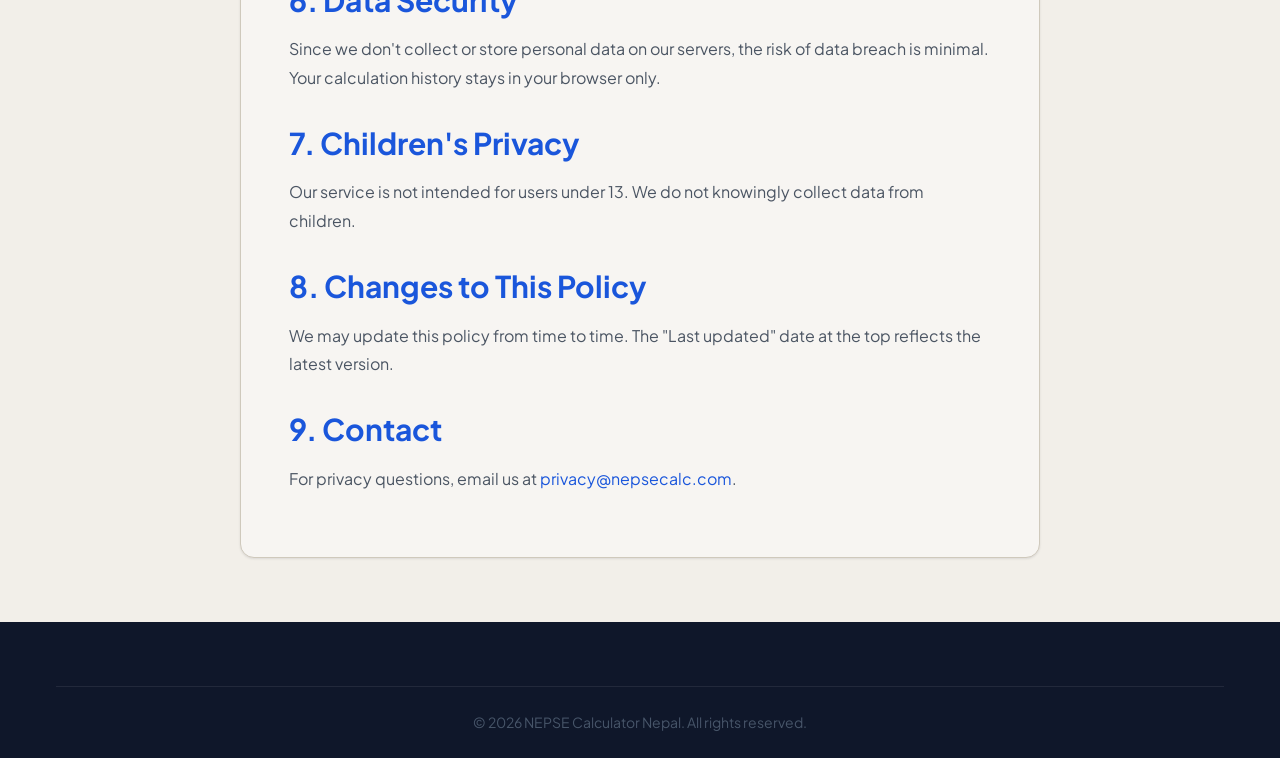
<file: pages/privacy-policy.html>
<!DOCTYPE html>
<html lang="en">
<head>
  <!-- Google tag (gtag.js) -->
<script async src="https://www.googletagmanager.com/gtag/js?id=G-J6LPBHVBZK"></script>
<script>
  window.dataLayer = window.dataLayer || [];
  function gtag(){dataLayer.push(arguments);}
  gtag('js', new Date());

  gtag('config', 'G-J6LPBHVBZK');
</script>
  <meta charset="UTF-8">
  <meta name="viewport" content="width=device-width, initial-scale=1.0">
  <title>Privacy Policy | NEPSE Calculator Nepal</title>
  <meta name="description" content="Privacy policy for NEPSE Calculator Nepal — how we handle your data.">
  <link rel="icon" href="data:image/svg+xml,<svg xmlns=%22http://www.w3.org/2000/svg%22 viewBox=%220 0 100 100%22><text y=%22.9em%22 font-size=%2290%22>📈</text></svg>">
  <link rel="preconnect" href="https://fonts.googleapis.com">
  <link rel="preconnect" href="https://fonts.gstatic.com" crossorigin>
  <link href="https://fonts.googleapis.com/css2?family=Inter:wght@400;500;600;700;800&display=swap" rel="stylesheet">
  <link rel="stylesheet" href="../css/variables.css">
  <link rel="stylesheet" href="../css/style.css">
  <link rel="stylesheet" href="../css/responsive.css">
</head>
<body>
  <header class="header">
    <div class="container">
      <nav class="navbar" aria-label="Main navigation">
        <a href="../index.html" class="navbar__logo">
          <span class="navbar__logo-icon">📈</span><span>NEPSE Calc</span>
        </a>
        <ul class="navbar__menu" id="navbar-menu">
          <li><a href="../index.html" class="navbar__link">Home</a></li>
          <li><a href="../index.html#calculator" class="navbar__link">Calculators</a></li>
          <li><a href="about.html" class="navbar__link">About</a></li>
          <li><a href="contact.html" class="navbar__link">Contact</a></li>
          <li><button class="theme-toggle" aria-label="Toggle dark mode">🌙</button></li>
        </ul>
        <button class="navbar__toggle" aria-label="Toggle menu"><span></span><span></span><span></span></button>
      </nav>
    </div>
  </header>

  <section class="page-header">
    <div class="container">
      <h1>Privacy Policy</h1>
      <p>Last updated: May 2025</p>
      <div class="breadcrumb"><a href="../index.html">Home</a> / Privacy Policy</div>
    </div>
  </section>

  <main class="section">
    <div class="container">
      <article class="content-page">
        <h2>1. Introduction</h2>
        <p>NEPSE Calculator Nepal ("we", "our", "us") respects your privacy. This Privacy Policy explains how we collect, use, and protect your information when you use our website. By using our service, you agree to the practices described here.</p>

        <h2>2. Information We Collect</h2>
        <p>Our calculator runs entirely in your browser — we do not require registration or collect personal information directly. However, we may collect:</p>
        <ul>
          <li><strong>Local Storage Data:</strong> Your last calculation inputs are saved in your browser's local storage for convenience. This never leaves your device.</li>
          <li><strong>Anonymous Analytics:</strong> If Google Analytics is enabled, we collect anonymized usage data such as page views, browser type, and country.</li>
          <li><strong>Contact Form:</strong> When you submit our contact form, we collect your name, email, and message to respond to you.</li>
        </ul>

        <h2>3. How We Use Information</h2>
        <ul>
          <li>To provide and improve the calculator features</li>
          <li>To respond to your questions and feedback</li>
          <li>To analyze website performance (anonymously)</li>
          <li>To comply with legal obligations</li>
        </ul>

        <h2>4. Cookies &amp; Local Storage</h2>
        <p>We use only essential local storage to remember your last calculation and theme preference. We do not use tracking cookies. Third-party services (Google Analytics, Google AdSense) may set cookies independently — please review their privacy policies.</p>

        <h2>5. Third-Party Services</h2>
        <p>This site may use:</p>
        <ul>
          <li><strong>Google Fonts</strong> — for typography</li>
          <li><strong>Google Analytics</strong> — for anonymous traffic analysis</li>
          <li><strong>Google AdSense</strong> — for advertising (we do not control ad targeting)</li>
          <li><strong>Google Maps</strong> — embedded on contact page</li>
        </ul>

        <h2>6. Data Security</h2>
        <p>Since we don't collect or store personal data on our servers, the risk of data breach is minimal. Your calculation history stays in your browser only.</p>

        <h2>7. Children's Privacy</h2>
        <p>Our service is not intended for users under 13. We do not knowingly collect data from children.</p>

        <h2>8. Changes to This Policy</h2>
        <p>We may update this policy from time to time. The "Last updated" date at the top reflects the latest version.</p>

        <h2>9. Contact</h2>
        <p>For privacy questions, email us at <a href="mailto:privacy@nepsecalc.com">privacy@nepsecalc.com</a>.</p>
      </article>
    </div>
  </main>

  <footer class="footer">
    <div class="container">
      <div class="footer__bottom">
        © <span id="current-year">2025</span> NEPSE Calculator Nepal. All rights reserved.
      </div>
    </div>
  </footer>

  <script src="../js/utils.js"></script>
  <script src="../js/main.js"></script>
</body>
</html>
</file>
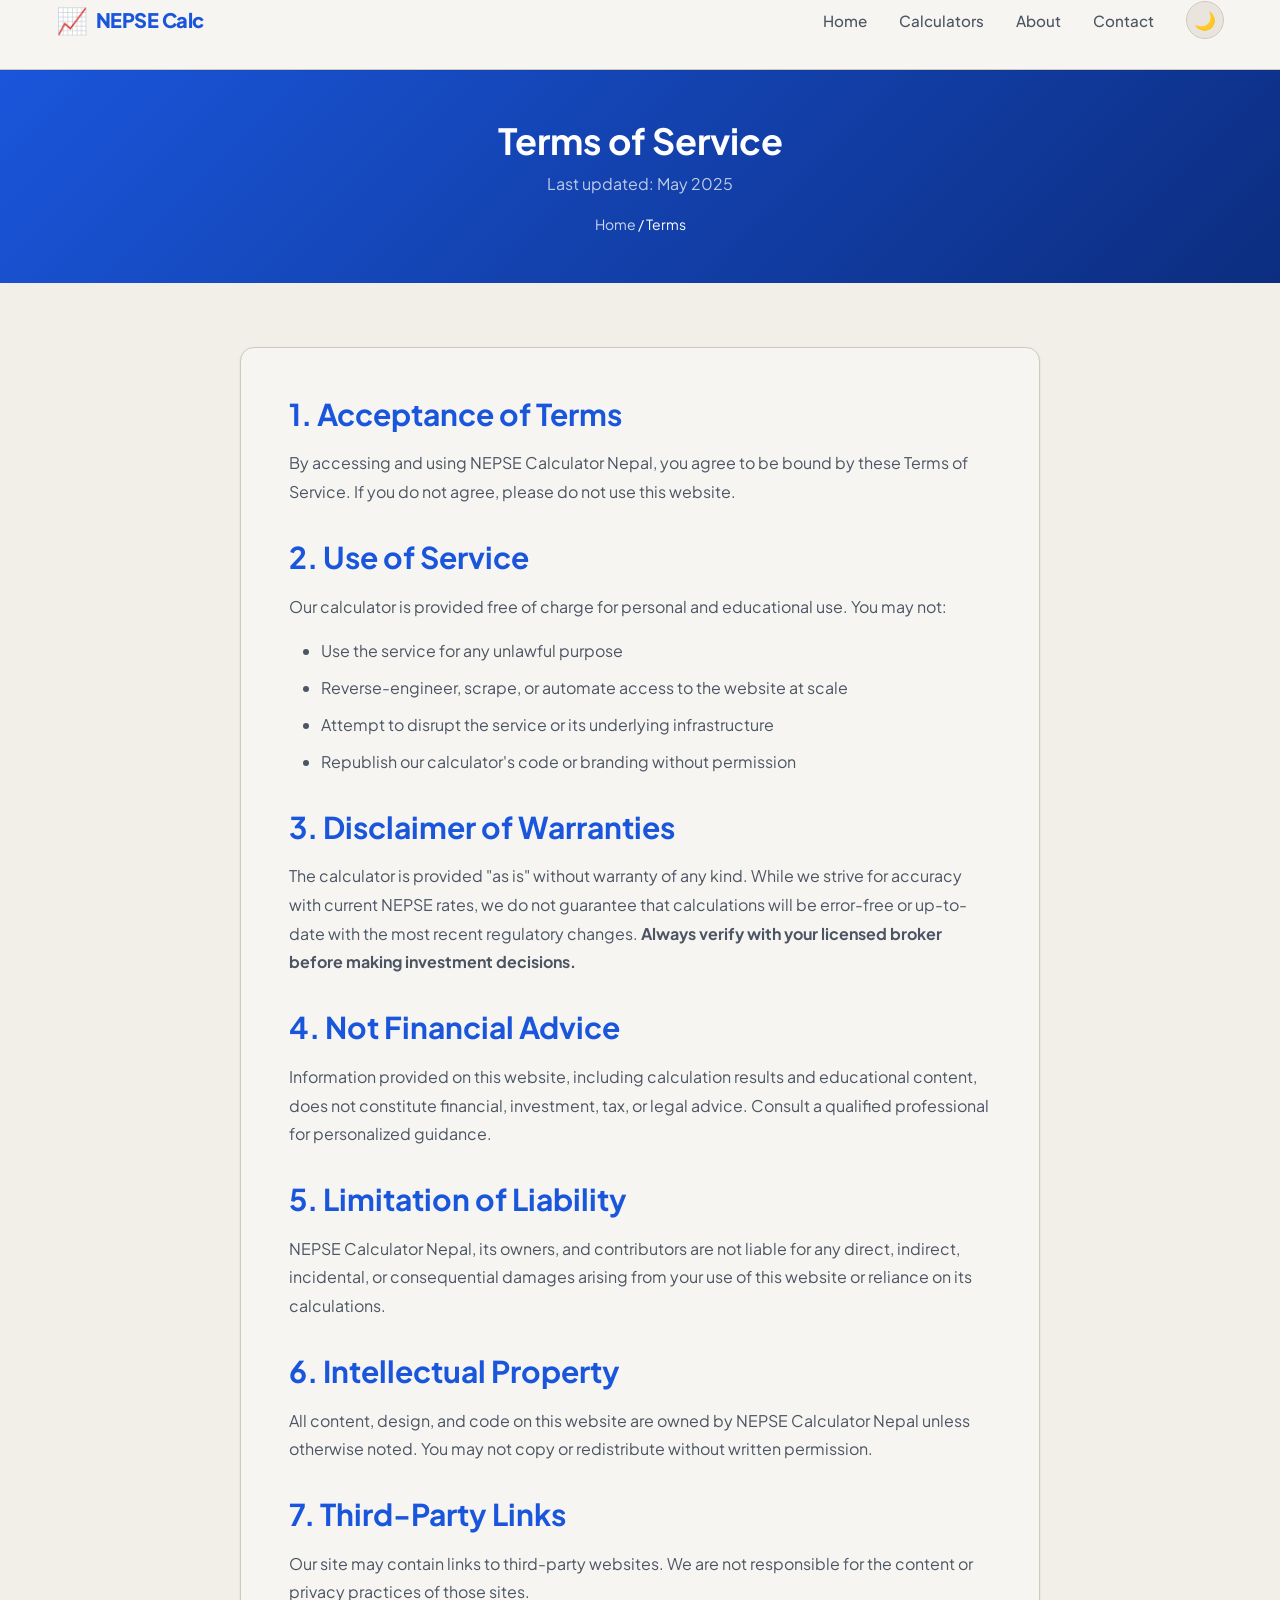
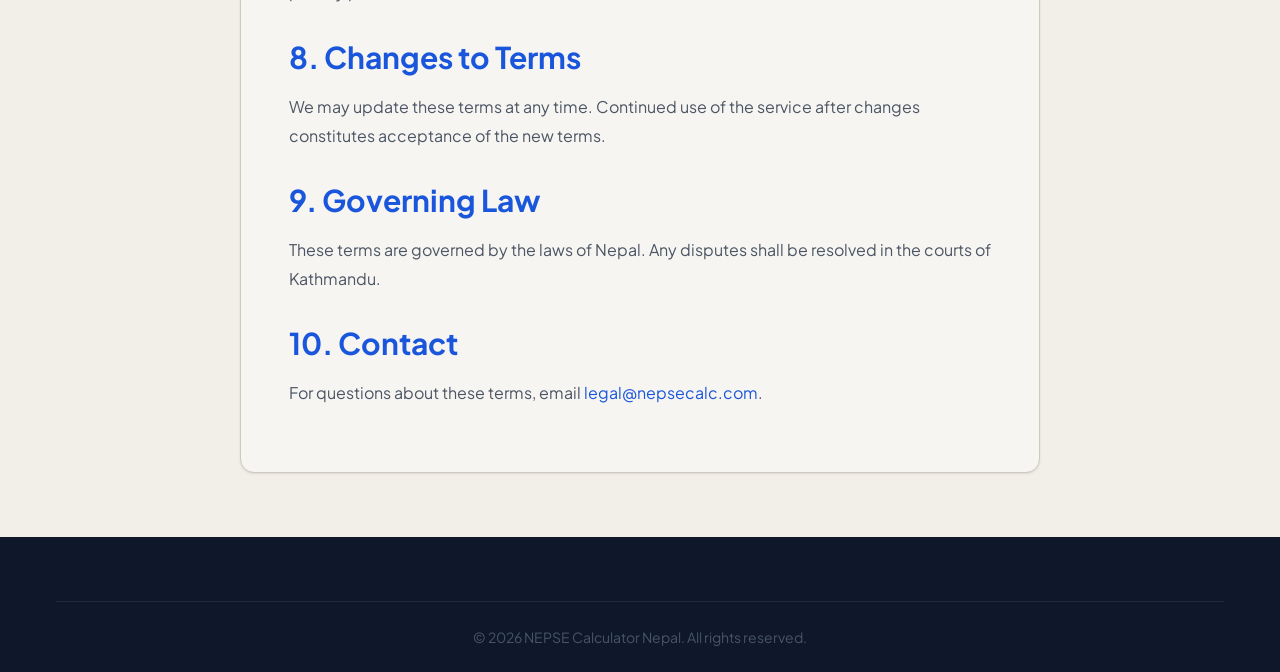
<file: pages/terms.html>
<!DOCTYPE html>
<html lang="en">
<head>
  <!-- Google tag (gtag.js) -->
<script async src="https://www.googletagmanager.com/gtag/js?id=G-J6LPBHVBZK"></script>
<script>
  window.dataLayer = window.dataLayer || [];
  function gtag(){dataLayer.push(arguments);}
  gtag('js', new Date());

  gtag('config', 'G-J6LPBHVBZK');
</script>
  <meta charset="UTF-8">
  <meta name="viewport" content="width=device-width, initial-scale=1.0">
  <title>Terms of Service | NEPSE Calculator Nepal</title>
  <meta name="description" content="Terms of service for NEPSE Calculator Nepal.">
  <link rel="icon" href="data:image/svg+xml,<svg xmlns=%22http://www.w3.org/2000/svg%22 viewBox=%220 0 100 100%22><text y=%22.9em%22 font-size=%2290%22>📈</text></svg>">
  <link rel="preconnect" href="https://fonts.googleapis.com">
  <link rel="preconnect" href="https://fonts.gstatic.com" crossorigin>
  <link href="https://fonts.googleapis.com/css2?family=Inter:wght@400;500;600;700;800&display=swap" rel="stylesheet">
  <link rel="stylesheet" href="../css/variables.css">
  <link rel="stylesheet" href="../css/style.css">
  <link rel="stylesheet" href="../css/responsive.css">
</head>
<body>
  <header class="header">
    <div class="container">
      <nav class="navbar" aria-label="Main navigation">
        <a href="../index.html" class="navbar__logo">
          <span class="navbar__logo-icon">📈</span><span>NEPSE Calc</span>
        </a>
        <ul class="navbar__menu" id="navbar-menu">
          <li><a href="../index.html" class="navbar__link">Home</a></li>
          <li><a href="../index.html#calculator" class="navbar__link">Calculators</a></li>
          <li><a href="about.html" class="navbar__link">About</a></li>
          <li><a href="contact.html" class="navbar__link">Contact</a></li>
          <li><button class="theme-toggle" aria-label="Toggle dark mode">🌙</button></li>
        </ul>
        <button class="navbar__toggle" aria-label="Toggle menu"><span></span><span></span><span></span></button>
      </nav>
    </div>
  </header>

  <section class="page-header">
    <div class="container">
      <h1>Terms of Service</h1>
      <p>Last updated: May 2025</p>
      <div class="breadcrumb"><a href="../index.html">Home</a> / Terms</div>
    </div>
  </section>

  <main class="section">
    <div class="container">
      <article class="content-page">
        <h2>1. Acceptance of Terms</h2>
        <p>By accessing and using NEPSE Calculator Nepal, you agree to be bound by these Terms of Service. If you do not agree, please do not use this website.</p>

        <h2>2. Use of Service</h2>
        <p>Our calculator is provided free of charge for personal and educational use. You may not:</p>
        <ul>
          <li>Use the service for any unlawful purpose</li>
          <li>Reverse-engineer, scrape, or automate access to the website at scale</li>
          <li>Attempt to disrupt the service or its underlying infrastructure</li>
          <li>Republish our calculator's code or branding without permission</li>
        </ul>

        <h2>3. Disclaimer of Warranties</h2>
        <p>The calculator is provided "as is" without warranty of any kind. While we strive for accuracy with current NEPSE rates, we do not guarantee that calculations will be error-free or up-to-date with the most recent regulatory changes. <strong>Always verify with your licensed broker before making investment decisions.</strong></p>

        <h2>4. Not Financial Advice</h2>
        <p>Information provided on this website, including calculation results and educational content, does not constitute financial, investment, tax, or legal advice. Consult a qualified professional for personalized guidance.</p>

        <h2>5. Limitation of Liability</h2>
        <p>NEPSE Calculator Nepal, its owners, and contributors are not liable for any direct, indirect, incidental, or consequential damages arising from your use of this website or reliance on its calculations.</p>

        <h2>6. Intellectual Property</h2>
        <p>All content, design, and code on this website are owned by NEPSE Calculator Nepal unless otherwise noted. You may not copy or redistribute without written permission.</p>

        <h2>7. Third-Party Links</h2>
        <p>Our site may contain links to third-party websites. We are not responsible for the content or privacy practices of those sites.</p>

        <h2>8. Changes to Terms</h2>
        <p>We may update these terms at any time. Continued use of the service after changes constitutes acceptance of the new terms.</p>

        <h2>9. Governing Law</h2>
        <p>These terms are governed by the laws of Nepal. Any disputes shall be resolved in the courts of Kathmandu.</p>

        <h2>10. Contact</h2>
        <p>For questions about these terms, email <a href="mailto:legal@nepsecalc.com">legal@nepsecalc.com</a>.</p>
      </article>
    </div>
  </main>

  <footer class="footer">
    <div class="container">
      <div class="footer__bottom">
        © <span id="current-year">2025</span> NEPSE Calculator Nepal. All rights reserved.
      </div>
    </div>
  </footer>

  <script src="../js/utils.js"></script>
  <script src="../js/main.js"></script>
</body>
</html>
</file>
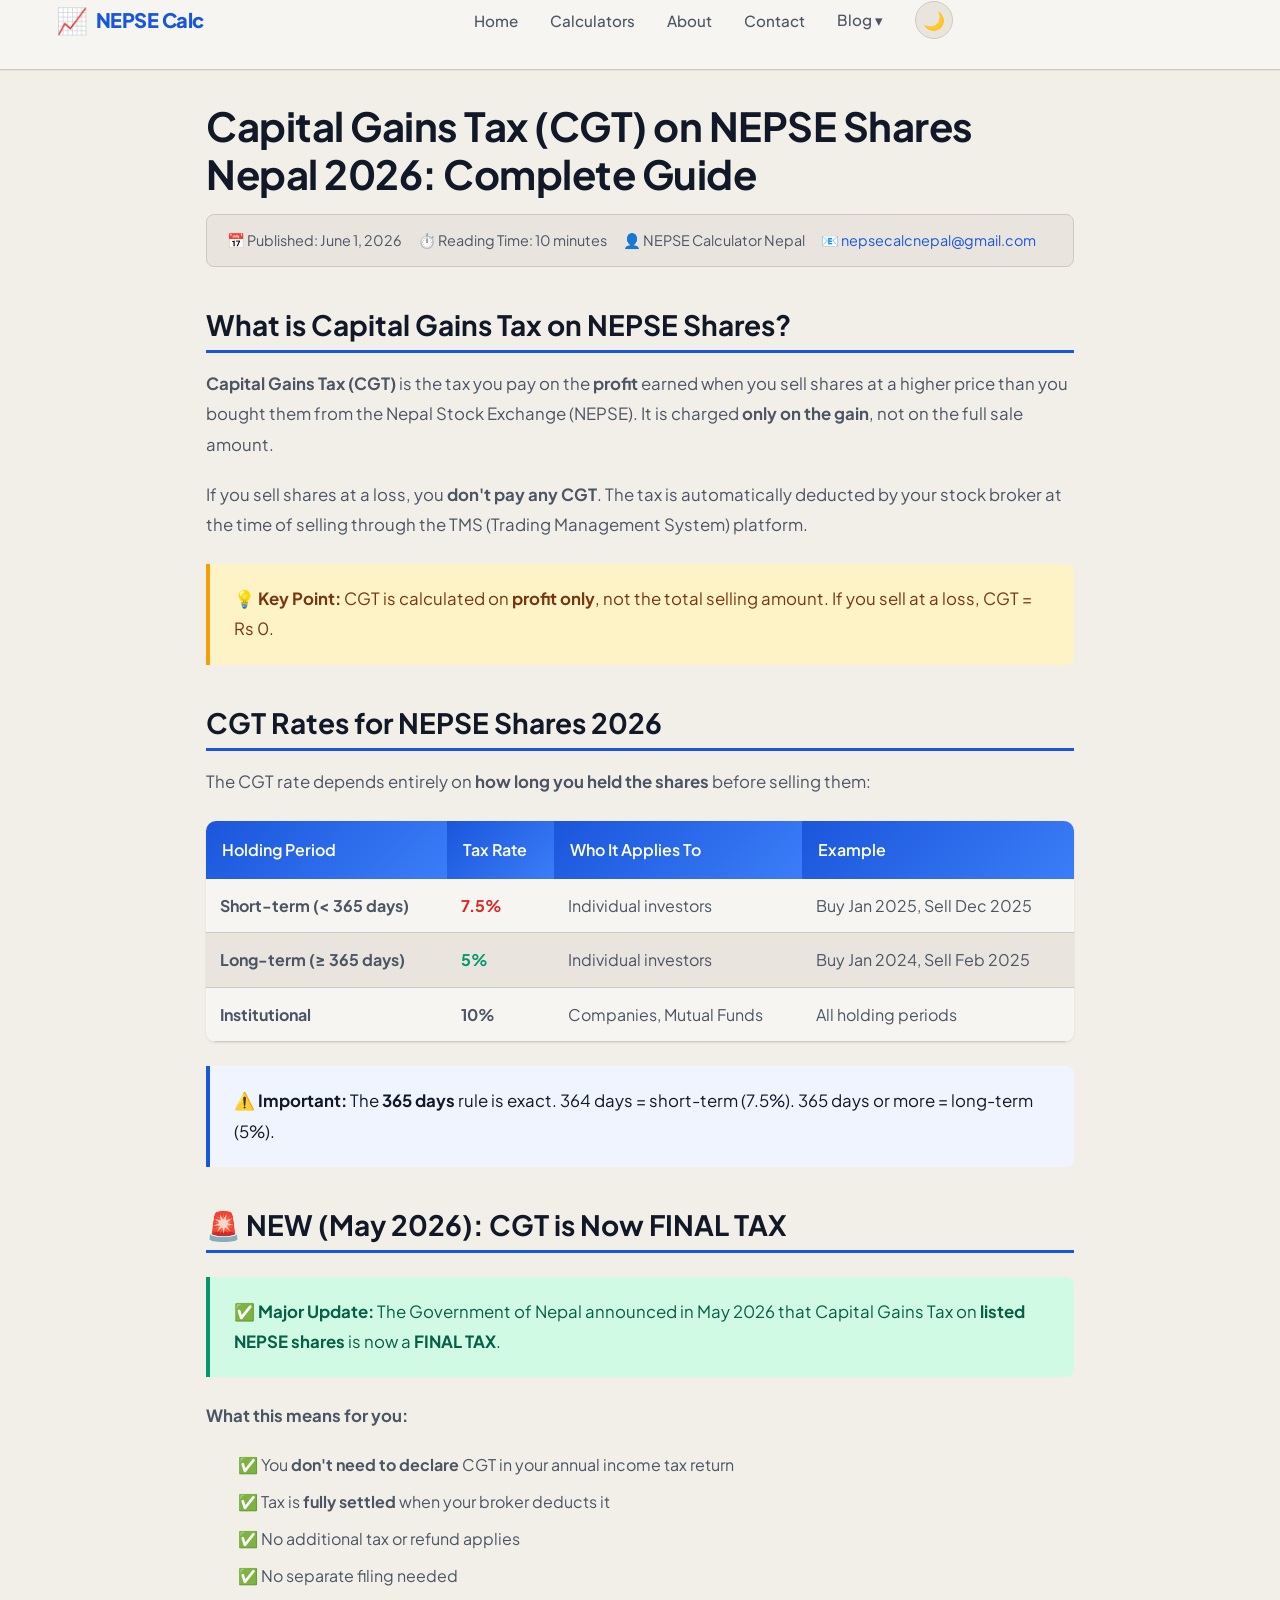
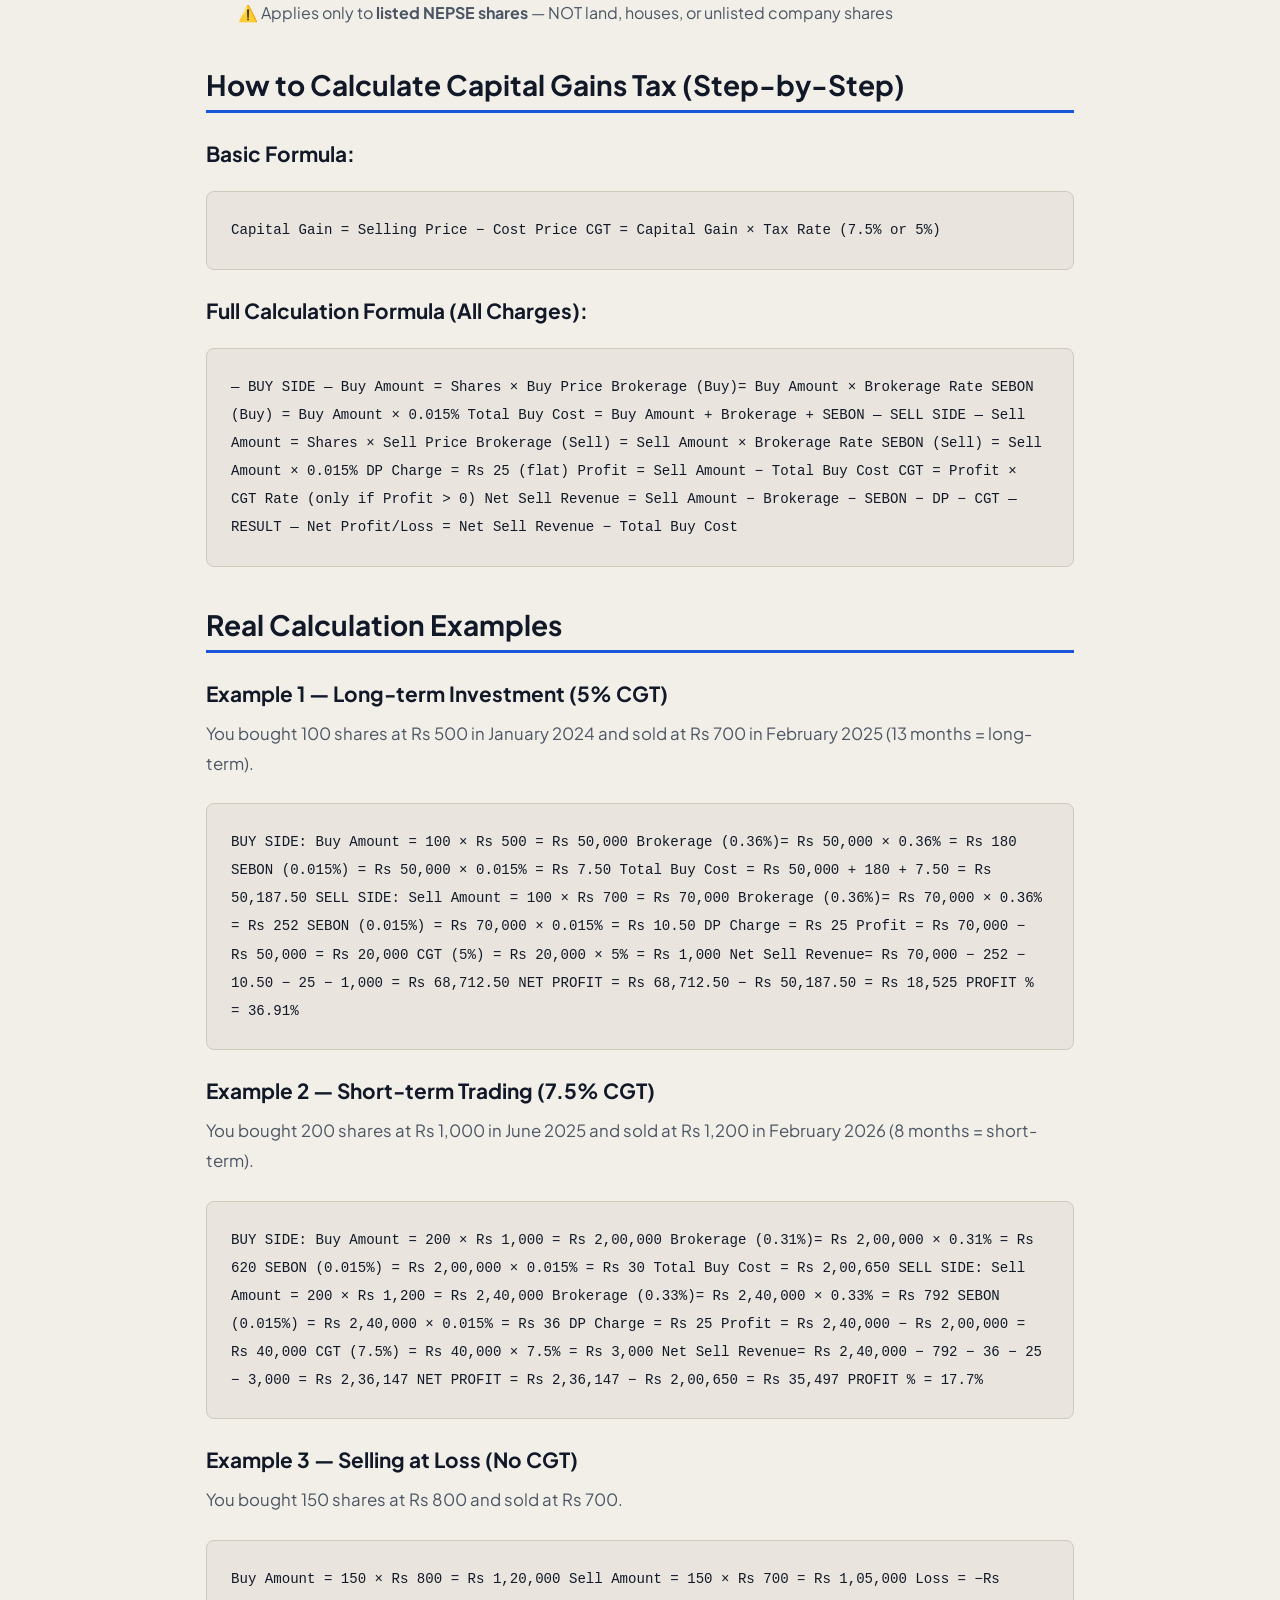
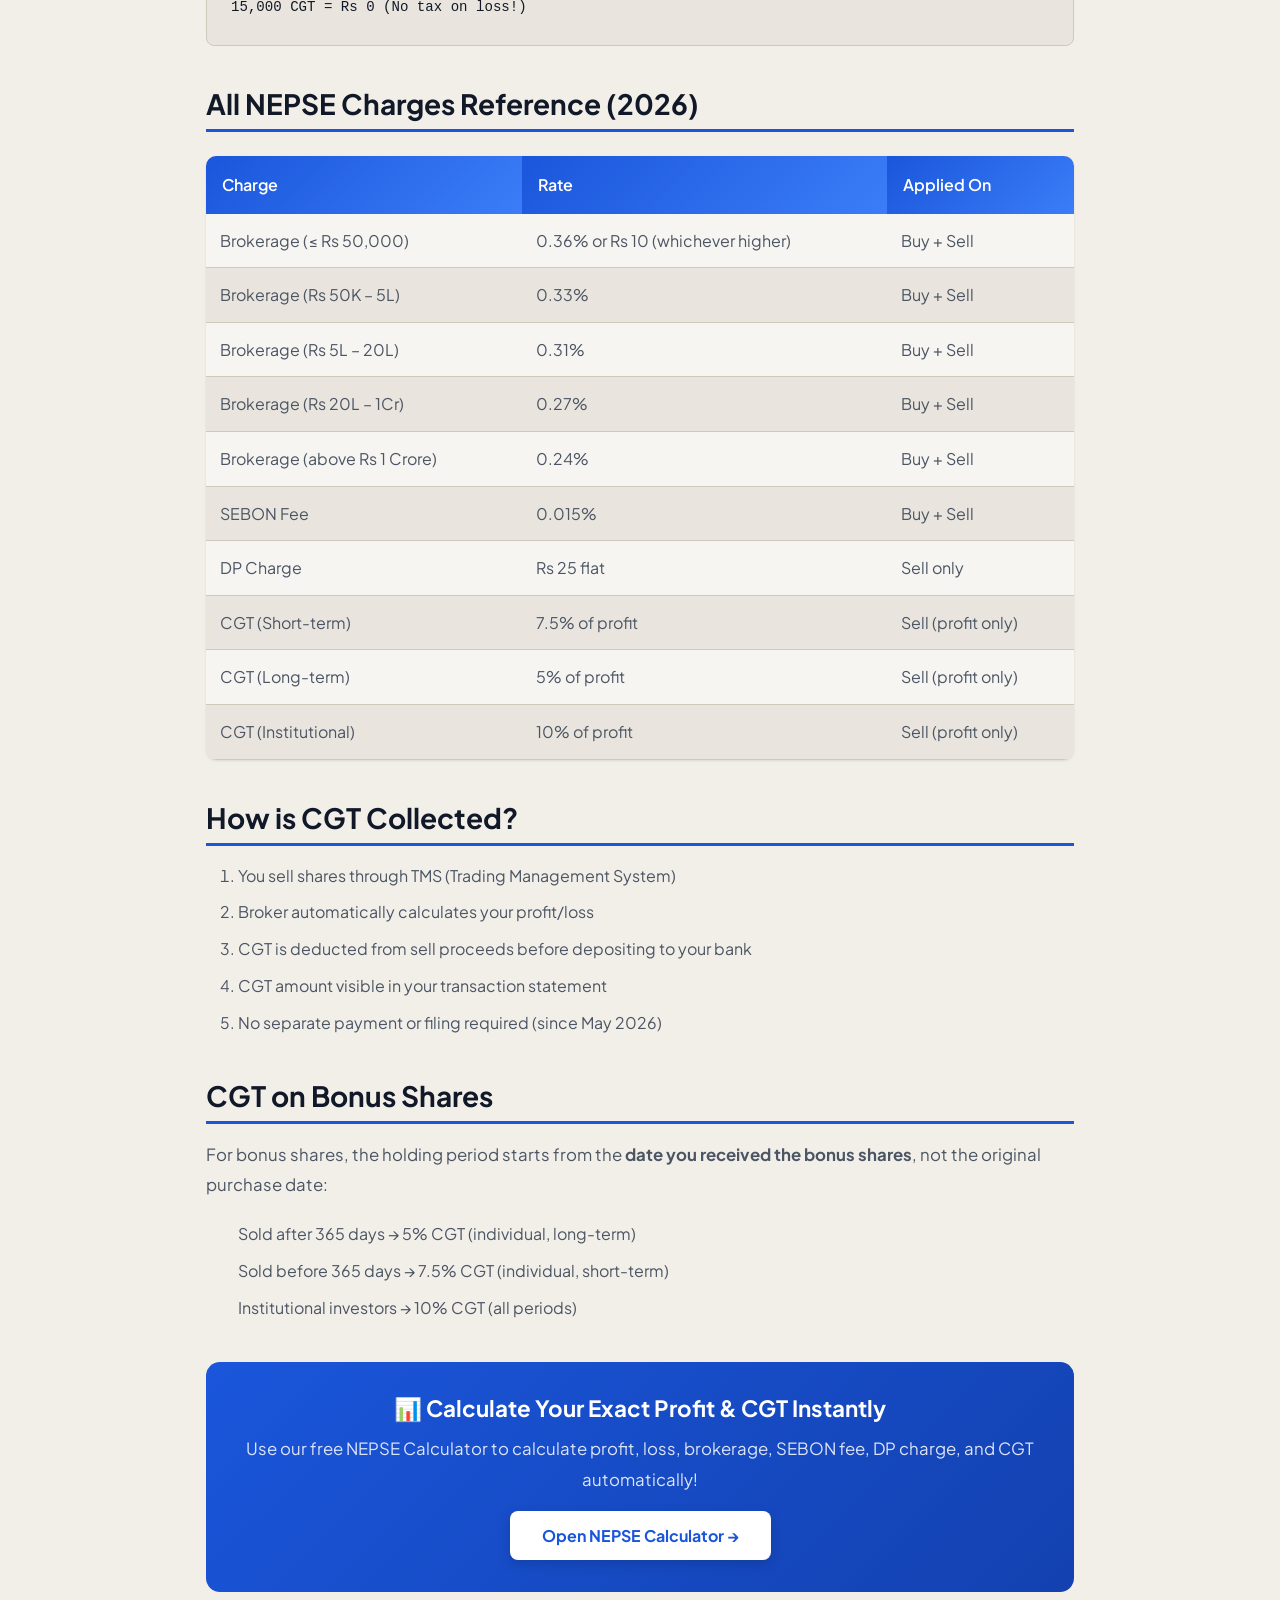
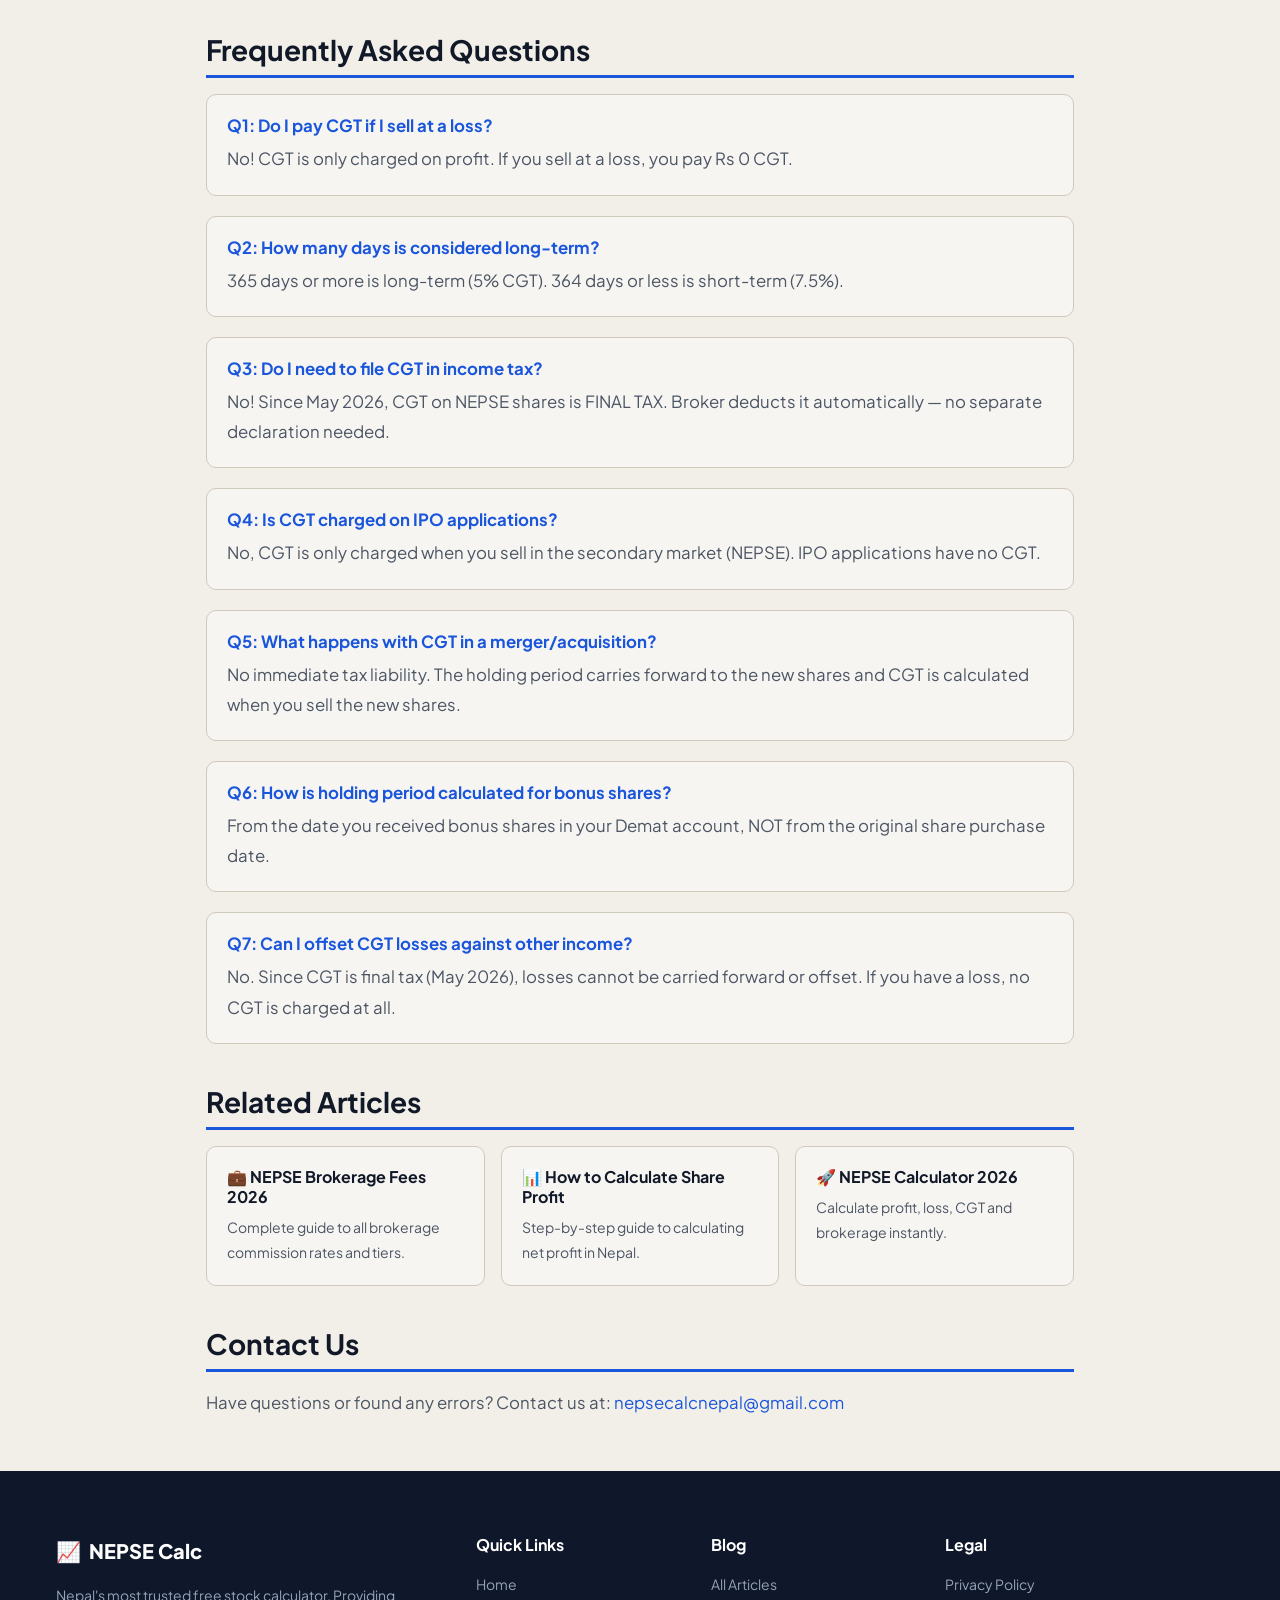
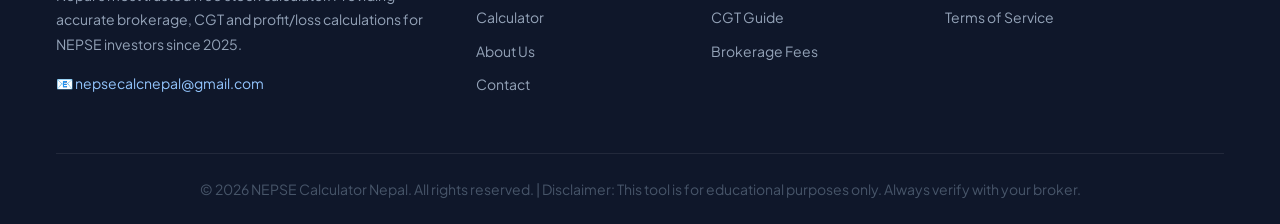
<file: pages/blog/capital-gains-tax-nepal-2026.html>
<!DOCTYPE html>
<html lang="en-NP">
<head>
  <!-- Google tag (gtag.js) -->
<script async src="https://www.googletagmanager.com/gtag/js?id=G-J6LPBHVBZK"></script>
<script>
  window.dataLayer = window.dataLayer || [];
  function gtag(){dataLayer.push(arguments);}
  gtag('js', new Date());

  gtag('config', 'G-J6LPBHVBZK');
</script>
    <meta charset="UTF-8">
    <meta name="viewport" content="width=device-width, initial-scale=1.0">
    <meta http-equiv="X-Content-Type-Options" content="nosniff">
    <meta http-equiv="X-Frame-Options" content="DENY">
    <meta http-equiv="Referrer-Policy" content="strict-origin-when-cross-origin">

    <!-- SEO META TAGS -->
    <title>Capital Gains Tax on NEPSE Shares Nepal 2026: Complete Guide (7.5% or 5%)</title>
    <meta name="description" content="Complete guide to Capital Gains Tax (CGT) on NEPSE shares Nepal 2026. Learn 7.5% vs 5% rates, calculation examples, final tax rule, and how to calculate CGT.">
    <meta name="keywords" content="capital gains tax nepal, CGT nepal shares, nepse capital gains tax, 7.5% capital gain tax, 5% capital gain tax, nepse share tax 2026, how to calculate CGT nepal, nepse CGT calculator">
    <meta name="author" content="NEPSE Calculator Nepal">
    <meta name="robots" content="index, follow">
    <link rel="canonical" href="https://nepse-calculator-nepal.netlify.app/pages/blog/capital-gains-tax-nepal-2026.html">

    <!-- Open Graph -->
    <meta property="og:title" content="Capital Gains Tax on NEPSE Shares Nepal 2026: Complete Guide">
    <meta property="og:description" content="Learn CGT rates (7.5%/5%), calculation method, examples, and NEW 2026 final tax rule for NEPSE shares.">
    <meta property="og:type" content="article">
    <meta property="og:url" content="https://nepse-calculator-nepal.netlify.app/pages/blog/capital-gains-tax-nepal-2026.html">
    <meta property="og:site_name" content="NEPSE Calculator Nepal">
    <meta property="og:locale" content="en_NP">

    <!-- Twitter Card -->
    <meta name="twitter:card" content="summary_large_image">
    <meta name="twitter:title" content="Capital Gains Tax on NEPSE Shares Nepal 2026">
    <meta name="twitter:description" content="Complete guide to CGT rates, calculation, and examples for NEPSE shares.">

    <!-- Schema Markup -->
    <script type="application/ld+json">
    {
      "@context": "https://schema.org",
      "@type": "Article",
      "headline": "Capital Gains Tax on NEPSE Shares Nepal 2026: Complete Guide",
      "description": "Complete guide to Capital Gains Tax (CGT) on NEPSE shares in Nepal 2026.",
      "author": {
        "@type": "Organization",
        "name": "NEPSE Calculator Nepal",
        "url": "https://nepse-calculator-nepal.netlify.app"
      },
      "publisher": {
        "@type": "Organization",
        "name": "NEPSE Calculator Nepal"
      },
      "datePublished": "2026-06-01",
      "dateModified": "2026-06-01",
      "mainEntityOfPage": {
        "@type": "WebPage",
        "@id": "https://nepse-calculator-nepal.netlify.app/pages/blog/capital-gains-tax-nepal-2026.html"
      },
      "articleSection": "Finance",
      "inLanguage": "en-NP"
    }
    </script>

    <!-- CSS -->
    <link rel="stylesheet" href="/css/variables.css">
    <link rel="stylesheet" href="/css/style.css">
    <link rel="stylesheet" href="/css/responsive.css">

    <style>
      .blog-post { max-width: 900px; margin: 0 auto; padding: 2rem 1rem; }
      .blog-post h1 { font-size: 2.5rem; margin-bottom: 1rem; color: var(--color-text); line-height: 1.2; letter-spacing: -0.5px; }
      .blog-post h2 { font-size: 1.75rem; margin-top: 2.5rem; margin-bottom: 1rem; color: var(--color-text); border-bottom: 3px solid var(--color-primary); padding-bottom: 0.5rem; }
      .blog-post h3 { font-size: 1.3rem; margin-top: 1.75rem; margin-bottom: 0.75rem; color: var(--color-text); }
      .blog-post p { margin-bottom: 1.25rem; line-height: 1.8; color: var(--color-text-muted); font-size: 1.05rem; }
      .blog-post ul, .blog-post ol { margin-bottom: 1.25rem; padding-left: 2rem; color: var(--color-text-muted); }
      .blog-post li { margin-bottom: 0.5rem; line-height: 1.8; }
      .blog-post a { color: var(--color-primary); }
      .blog-post a:hover { color: var(--color-primary-dark); }
      .blog-post table { width: 100%; border-collapse: collapse; margin: 1.5rem 0; box-shadow: var(--shadow-sm); border-radius: var(--radius-md); overflow: hidden; }
      .blog-post th { background: linear-gradient(135deg, var(--color-primary), var(--color-primary-light)); color: #fff; padding: 1rem; text-align: left; font-weight: 600; }
      .blog-post td { padding: 0.875rem; border-bottom: 1px solid var(--color-border); color: var(--color-text-muted); background: var(--color-white); }
      .blog-post tr:nth-child(even) td { background: var(--color-bg-alt); }
      .highlight-box { background: var(--color-primary-50); border-left: 4px solid var(--color-primary); padding: 1.25rem 1.5rem; margin: 1.5rem 0; border-radius: 0 8px 8px 0; }
      .highlight-box p { margin: 0; color: var(--color-text); }
      .warning-box { background: #fef3c7; border-left: 4px solid #f59e0b; padding: 1.25rem 1.5rem; margin: 1.5rem 0; border-radius: 0 8px 8px 0; }
      .warning-box p { margin: 0; color: #78350f; }
      .success-box { background: var(--color-profit-light); border-left: 4px solid var(--color-profit); padding: 1.25rem 1.5rem; margin: 1.5rem 0; border-radius: 0 8px 8px 0; }
      .success-box p { margin: 0; color: #065f46; }
      .calculation-box { background: var(--color-bg-alt); border: 1px solid var(--color-border); padding: 1.5rem; margin: 1.5rem 0; border-radius: 8px; font-family: 'Courier New', monospace; color: var(--color-text); font-size: 0.88rem; line-height: 2; }
      .faq-item { margin-bottom: 1.25rem; padding: 1.25rem; background: var(--color-white); border: 1.5px solid var(--color-border); border-radius: 10px; transition: border-color 0.2s; }
      .faq-item:hover { border-color: var(--color-primary); }
      .faq-item h3 { font-size: 1.05rem; margin-top: 0; margin-bottom: 0.5rem; color: var(--color-primary); }
      .faq-item p { margin: 0; }
      .calculator-cta { background: linear-gradient(135deg, var(--color-primary) 0%, var(--color-primary-dark) 100%); color: white; padding: 2rem; border-radius: 14px; text-align: center; margin: 2.5rem 0; }
      .calculator-cta h3 { color: white; margin-top: 0; font-size: 1.4rem; }
      .calculator-cta p { color: rgba(255,255,255,0.85); margin-bottom: 0; }
      .calculator-cta a { background: #fff; color: var(--color-primary); padding: 12px 32px; text-decoration: none; border-radius: 8px; font-weight: 700; display: inline-block; margin-top: 1rem; transition: transform 0.2s, box-shadow 0.2s; box-shadow: 0 4px 12px rgba(0,0,0,0.15); }
      .calculator-cta a:hover { transform: translateY(-2px); box-shadow: 0 8px 20px rgba(0,0,0,0.2); color: var(--color-primary-dark); }
      .meta-info { color: var(--color-text-muted); font-size: 0.9rem; margin-bottom: 2rem; padding: 0.875rem 1.25rem; background: var(--color-bg-alt); border-radius: 8px; border: 1px solid var(--color-border); display: flex; flex-wrap: wrap; gap: 1rem; }
      .related-posts { display: grid; grid-template-columns: repeat(auto-fit, minmax(250px, 1fr)); gap: 1rem; margin-top: 1rem; }
      .related-post-card { background: var(--color-white); border: 1.5px solid var(--color-border); border-radius: 10px; padding: 1.25rem; transition: all 0.2s; text-decoration: none; display: block; }
      .related-post-card:hover { border-color: var(--color-primary); transform: translateY(-3px); box-shadow: var(--shadow-md); }
      .related-post-card h4 { color: var(--color-text); margin: 0 0 0.5rem; font-size: 1rem; }
      .related-post-card p { color: var(--color-text-muted); margin: 0; font-size: 0.875rem; }
      @media (max-width: 767px) {
        .blog-post h1 { font-size: 1.75rem; }
        .blog-post h2 { font-size: 1.4rem; }
        .calculation-box { font-size: 0.78rem; padding: 1rem; }
        .blog-post table { font-size: 0.85rem; }
        .blog-post th, .blog-post td { padding: 0.65rem; }
      }
    </style>
</head>
<body>

  <!-- NAVBAR -->
  <header class="header">
    <div class="container">
      <nav class="navbar" aria-label="Main navigation">
        <a href="/index.html" class="navbar__logo">
          <span class="navbar__logo-icon" aria-hidden="true">📈</span>
          <span>NEPSE Calc</span>
        </a>
        <ul class="navbar__menu" id="navbar-menu">
          <li><a href="/index.html" class="navbar__link">Home</a></li>
          <li><a href="/index.html#calculator" class="navbar__link">Calculators</a></li>
          <li><a href="/pages/about.html" class="navbar__link">About</a></li>
          <li><a href="/pages/contact.html" class="navbar__link">Contact</a></li>
          <li class="navbar__dropdown">
            <button class="navbar__dropdown-toggle">Blog ▾</button>
            <div class="navbar__dropdown-menu">
              <a href="/pages/blog/index.html">All Articles</a>
              <a href="/pages/blog/capital-gains-tax-nepal-2026.html">CGT Guide</a>
              <a href="/pages/blog/nepse-brokerage-fees-2026.html">Brokerage Fees</a>
            </div>
          </li>
          <li>
            <button class="theme-toggle" id="theme-toggle-desktop" aria-label="Toggle dark mode" title="Toggle theme">🌙</button>
          </li>
        </ul>
        <div style="display:flex;align-items:center;gap:10px;">
          <button class="theme-toggle" id="theme-toggle-mobile" aria-label="Toggle dark mode" title="Toggle theme" style="display:none;">🌙</button>
          <button class="navbar__toggle" aria-label="Toggle menu" aria-expanded="false">
            <span></span><span></span><span></span>
          </button>
        </div>
      </nav>
    </div>
  </header>

  <main>
    <article class="blog-post">

      <header>
        <h1>Capital Gains Tax (CGT) on NEPSE Shares Nepal 2026: Complete Guide</h1>
        <div class="meta-info">
          <span>📅 Published: June 1, 2026</span>
          <span>⏱️ Reading Time: 10 minutes</span>
          <span>👤 NEPSE Calculator Nepal</span>
          <span>📧 <a href="mailto:nepsecalcnepal@gmail.com">nepsecalcnepal@gmail.com</a></span>
        </div>
      </header>

      <section>
        <h2>What is Capital Gains Tax on NEPSE Shares?</h2>
        <p><strong>Capital Gains Tax (CGT)</strong> is the tax you pay on the <strong>profit</strong> earned when you sell shares at a higher price than you bought them from the Nepal Stock Exchange (NEPSE). It is charged <strong>only on the gain</strong>, not on the full sale amount.</p>
        <p>If you sell shares at a loss, you <strong>don't pay any CGT</strong>. The tax is automatically deducted by your stock broker at the time of selling through the TMS (Trading Management System) platform.</p>
        <div class="warning-box">
          <p>💡 <strong>Key Point:</strong> CGT is calculated on <strong>profit only</strong>, not the total selling amount. If you sell at a loss, CGT = Rs 0.</p>
        </div>
      </section>

      <section>
        <h2>CGT Rates for NEPSE Shares 2026</h2>
        <p>The CGT rate depends entirely on <strong>how long you held the shares</strong> before selling them:</p>
        <table>
          <thead>
            <tr>
              <th>Holding Period</th>
              <th>Tax Rate</th>
              <th>Who It Applies To</th>
              <th>Example</th>
            </tr>
          </thead>
          <tbody>
            <tr>
              <td><strong>Short-term (&lt; 365 days)</strong></td>
              <td><strong style="color:#dc2626;">7.5%</strong></td>
              <td>Individual investors</td>
              <td>Buy Jan 2025, Sell Dec 2025</td>
            </tr>
            <tr>
              <td><strong>Long-term (≥ 365 days)</strong></td>
              <td><strong style="color:#059669;">5%</strong></td>
              <td>Individual investors</td>
              <td>Buy Jan 2024, Sell Feb 2025</td>
            </tr>
            <tr>
              <td><strong>Institutional</strong></td>
              <td><strong>10%</strong></td>
              <td>Companies, Mutual Funds</td>
              <td>All holding periods</td>
            </tr>
          </tbody>
        </table>
        <div class="highlight-box">
          <p>⚠️ <strong>Important:</strong> The <strong>365 days</strong> rule is exact. 364 days = short-term (7.5%). 365 days or more = long-term (5%).</p>
        </div>
      </section>

      <section>
        <h2>🚨 NEW (May 2026): CGT is Now FINAL TAX</h2>
        <div class="success-box">
          <p>✅ <strong>Major Update:</strong> The Government of Nepal announced in May 2026 that Capital Gains Tax on <strong>listed NEPSE shares</strong> is now a <strong>FINAL TAX</strong>.</p>
        </div>
        <p><strong>What this means for you:</strong></p>
        <ul>
          <li>✅ You <strong>don't need to declare</strong> CGT in your annual income tax return</li>
          <li>✅ Tax is <strong>fully settled</strong> when your broker deducts it</li>
          <li>✅ No additional tax or refund applies</li>
          <li>✅ No separate filing needed</li>
          <li>⚠️ Applies only to <strong>listed NEPSE shares</strong> — NOT land, houses, or unlisted company shares</li>
        </ul>
      </section>

      <section>
        <h2>How to Calculate Capital Gains Tax (Step-by-Step)</h2>
        <h3>Basic Formula:</h3>
        <div class="calculation-box">
Capital Gain = Selling Price − Cost Price
CGT = Capital Gain × Tax Rate (7.5% or 5%)
        </div>

        <h3>Full Calculation Formula (All Charges):</h3>
        <div class="calculation-box">
— BUY SIDE —
Buy Amount     = Shares × Buy Price
Brokerage (Buy)= Buy Amount × Brokerage Rate
SEBON (Buy)    = Buy Amount × 0.015%
Total Buy Cost = Buy Amount + Brokerage + SEBON

— SELL SIDE —
Sell Amount       = Shares × Sell Price
Brokerage (Sell)  = Sell Amount × Brokerage Rate
SEBON (Sell)      = Sell Amount × 0.015%
DP Charge         = Rs 25 (flat)
Profit            = Sell Amount − Total Buy Cost
CGT               = Profit × CGT Rate (only if Profit > 0)
Net Sell Revenue  = Sell Amount − Brokerage − SEBON − DP − CGT

— RESULT —
Net Profit/Loss = Net Sell Revenue − Total Buy Cost
        </div>
      </section>

      <section>
        <h2>Real Calculation Examples</h2>

        <h3>Example 1 — Long-term Investment (5% CGT)</h3>
        <p>You bought 100 shares at Rs 500 in January 2024 and sold at Rs 700 in February 2025 (13 months = long-term).</p>
        <div class="calculation-box">
BUY SIDE:
Buy Amount      = 100 × Rs 500      = Rs 50,000
Brokerage (0.36%)= Rs 50,000 × 0.36% = Rs 180
SEBON (0.015%)  = Rs 50,000 × 0.015% = Rs 7.50
Total Buy Cost  = Rs 50,000 + 180 + 7.50 = Rs 50,187.50

SELL SIDE:
Sell Amount     = 100 × Rs 700      = Rs 70,000
Brokerage (0.36%)= Rs 70,000 × 0.36% = Rs 252
SEBON (0.015%)  = Rs 70,000 × 0.015% = Rs 10.50
DP Charge       = Rs 25
Profit          = Rs 70,000 − Rs 50,000 = Rs 20,000
CGT (5%)        = Rs 20,000 × 5%    = Rs 1,000
Net Sell Revenue= Rs 70,000 − 252 − 10.50 − 25 − 1,000 = Rs 68,712.50

NET PROFIT = Rs 68,712.50 − Rs 50,187.50 = Rs 18,525
PROFIT %   = 36.91%
        </div>

        <h3>Example 2 — Short-term Trading (7.5% CGT)</h3>
        <p>You bought 200 shares at Rs 1,000 in June 2025 and sold at Rs 1,200 in February 2026 (8 months = short-term).</p>
        <div class="calculation-box">
BUY SIDE:
Buy Amount      = 200 × Rs 1,000    = Rs 2,00,000
Brokerage (0.31%)= Rs 2,00,000 × 0.31% = Rs 620
SEBON (0.015%)  = Rs 2,00,000 × 0.015% = Rs 30
Total Buy Cost  = Rs 2,00,650

SELL SIDE:
Sell Amount     = 200 × Rs 1,200    = Rs 2,40,000
Brokerage (0.33%)= Rs 2,40,000 × 0.33% = Rs 792
SEBON (0.015%)  = Rs 2,40,000 × 0.015% = Rs 36
DP Charge       = Rs 25
Profit          = Rs 2,40,000 − Rs 2,00,000 = Rs 40,000
CGT (7.5%)      = Rs 40,000 × 7.5%  = Rs 3,000
Net Sell Revenue= Rs 2,40,000 − 792 − 36 − 25 − 3,000 = Rs 2,36,147

NET PROFIT = Rs 2,36,147 − Rs 2,00,650 = Rs 35,497
PROFIT %   = 17.7%
        </div>

        <h3>Example 3 — Selling at Loss (No CGT)</h3>
        <p>You bought 150 shares at Rs 800 and sold at Rs 700.</p>
        <div class="calculation-box">
Buy Amount  = 150 × Rs 800 = Rs 1,20,000
Sell Amount = 150 × Rs 700 = Rs 1,05,000
Loss        = −Rs 15,000
CGT         = Rs 0 (No tax on loss!)
        </div>
      </section>

      <section>
        <h2>All NEPSE Charges Reference (2026)</h2>
        <table>
          <thead>
            <tr>
              <th>Charge</th>
              <th>Rate</th>
              <th>Applied On</th>
            </tr>
          </thead>
          <tbody>
            <tr><td>Brokerage (≤ Rs 50,000)</td><td>0.36% or Rs 10 (whichever higher)</td><td>Buy + Sell</td></tr>
            <tr><td>Brokerage (Rs 50K – 5L)</td><td>0.33%</td><td>Buy + Sell</td></tr>
            <tr><td>Brokerage (Rs 5L – 20L)</td><td>0.31%</td><td>Buy + Sell</td></tr>
            <tr><td>Brokerage (Rs 20L – 1Cr)</td><td>0.27%</td><td>Buy + Sell</td></tr>
            <tr><td>Brokerage (above Rs 1 Crore)</td><td>0.24%</td><td>Buy + Sell</td></tr>
            <tr><td>SEBON Fee</td><td>0.015%</td><td>Buy + Sell</td></tr>
            <tr><td>DP Charge</td><td>Rs 25 flat</td><td>Sell only</td></tr>
            <tr><td>CGT (Short-term)</td><td>7.5% of profit</td><td>Sell (profit only)</td></tr>
            <tr><td>CGT (Long-term)</td><td>5% of profit</td><td>Sell (profit only)</td></tr>
            <tr><td>CGT (Institutional)</td><td>10% of profit</td><td>Sell (profit only)</td></tr>
          </tbody>
        </table>
      </section>

      <section>
        <h2>How is CGT Collected?</h2>
        <ol>
          <li>You sell shares through TMS (Trading Management System)</li>
          <li>Broker automatically calculates your profit/loss</li>
          <li>CGT is deducted from sell proceeds before depositing to your bank</li>
          <li>CGT amount visible in your transaction statement</li>
          <li>No separate payment or filing required (since May 2026)</li>
        </ol>
      </section>

      <section>
        <h2>CGT on Bonus Shares</h2>
        <p>For bonus shares, the holding period starts from the <strong>date you received the bonus shares</strong>, not the original purchase date:</p>
        <ul>
          <li>Sold after 365 days → 5% CGT (individual, long-term)</li>
          <li>Sold before 365 days → 7.5% CGT (individual, short-term)</li>
          <li>Institutional investors → 10% CGT (all periods)</li>
        </ul>
      </section>

      <div class="calculator-cta">
        <h3>📊 Calculate Your Exact Profit & CGT Instantly</h3>
        <p>Use our free NEPSE Calculator to calculate profit, loss, brokerage, SEBON fee, DP charge, and CGT automatically!</p>
        <a href="/index.html#calculator">Open NEPSE Calculator →</a>
      </div>

      <section>
        <h2>Frequently Asked Questions</h2>

        <div class="faq-item">
          <h3>Q1: Do I pay CGT if I sell at a loss?</h3>
          <p>No! CGT is only charged on profit. If you sell at a loss, you pay Rs 0 CGT.</p>
        </div>
        <div class="faq-item">
          <h3>Q2: How many days is considered long-term?</h3>
          <p>365 days or more is long-term (5% CGT). 364 days or less is short-term (7.5%).</p>
        </div>
        <div class="faq-item">
          <h3>Q3: Do I need to file CGT in income tax?</h3>
          <p>No! Since May 2026, CGT on NEPSE shares is FINAL TAX. Broker deducts it automatically — no separate declaration needed.</p>
        </div>
        <div class="faq-item">
          <h3>Q4: Is CGT charged on IPO applications?</h3>
          <p>No, CGT is only charged when you sell in the secondary market (NEPSE). IPO applications have no CGT.</p>
        </div>
        <div class="faq-item">
          <h3>Q5: What happens with CGT in a merger/acquisition?</h3>
          <p>No immediate tax liability. The holding period carries forward to the new shares and CGT is calculated when you sell the new shares.</p>
        </div>
        <div class="faq-item">
          <h3>Q6: How is holding period calculated for bonus shares?</h3>
          <p>From the date you received bonus shares in your Demat account, NOT from the original share purchase date.</p>
        </div>
        <div class="faq-item">
          <h3>Q7: Can I offset CGT losses against other income?</h3>
          <p>No. Since CGT is final tax (May 2026), losses cannot be carried forward or offset. If you have a loss, no CGT is charged at all.</p>
        </div>
      </section>

      <section>
        <h2>Related Articles</h2>
        <div class="related-posts">
          <a href="/pages/blog/nepse-brokerage-fees-2026.html" class="related-post-card">
            <h4>💼 NEPSE Brokerage Fees 2026</h4>
            <p>Complete guide to all brokerage commission rates and tiers.</p>
          </a>
          <a href="/pages/blog/how-to-calculate-share-profit-nepal.html" class="related-post-card">
            <h4>📊 How to Calculate Share Profit</h4>
            <p>Step-by-step guide to calculating net profit in Nepal.</p>
          </a>
          <a href="/index.html#calculator" class="related-post-card">
            <h4>🚀 NEPSE Calculator 2026</h4>
            <p>Calculate profit, loss, CGT and brokerage instantly.</p>
          </a>
        </div>
      </section>

      <section>
        <h2>Contact Us</h2>
        <p>Have questions or found any errors? Contact us at: <a href="mailto:nepsecalcnepal@gmail.com">nepsecalcnepal@gmail.com</a></p>
      </section>

    </article>
  </main>

  <!-- FOOTER -->
  <footer class="footer">
    <div class="container">
      <div class="footer__grid">
        <div>
          <div class="footer__brand"><span>📈</span> NEPSE Calc</div>
          <p class="footer__about">Nepal's most trusted free stock calculator. Providing accurate brokerage, CGT and profit/loss calculations for NEPSE investors since 2025.</p>
          <p style="font-size:0.875rem;color:#94a3b8;margin-top:0.5rem;">📧 <a href="mailto:nepsecalcnepal@gmail.com" style="color:#93c5fd;">nepsecalcnepal@gmail.com</a></p>
        </div>
        <div>
          <h4 class="footer__title">Quick Links</h4>
          <ul class="footer__links">
            <li><a href="/index.html">Home</a></li>
            <li><a href="/index.html#calculator">Calculator</a></li>
            <li><a href="/pages/about.html">About Us</a></li>
            <li><a href="/pages/contact.html">Contact</a></li>
          </ul>
        </div>
        <div>
          <h4 class="footer__title">Blog</h4>
          <ul class="footer__links">
            <li><a href="/pages/blog/index.html">All Articles</a></li>
            <li><a href="/pages/blog/capital-gains-tax-nepal-2026.html">CGT Guide</a></li>
            <li><a href="/pages/blog/nepse-brokerage-fees-2026.html">Brokerage Fees</a></li>
          </ul>
        </div>
        <div>
          <h4 class="footer__title">Legal</h4>
          <ul class="footer__links">
            <li><a href="/pages/privacy-policy.html">Privacy Policy</a></li>
            <li><a href="/pages/terms.html">Terms of Service</a></li>
          </ul>
        </div>
      </div>
      <div class="footer__bottom">
        © 2026 NEPSE Calculator Nepal. All rights reserved. |
        Disclaimer: This tool is for educational purposes only. Always verify with your broker.
      </div>
    </div>
  </footer>

  <!-- JS -->
  <script src="/js/utils.js"></script>
  <script src="/js/calculator.js"></script>
  <script src="/js/main.js"></script>

  <!-- Theme toggle sync -->
  <script>
    if (window.self !== window.top) { window.top.location = window.self.location; }
    (function() {
      const mobileBtn  = document.getElementById('theme-toggle-mobile');
      const desktopBtn = document.getElementById('theme-toggle-desktop');
      function syncToggles(isDark) {
        const icon = isDark ? '☀️' : '🌙';
        if (mobileBtn)  mobileBtn.textContent  = icon;
        if (desktopBtn) desktopBtn.textContent = icon;
      }
      function handleResize() {
        if (mobileBtn) mobileBtn.style.display = window.innerWidth < 768 ? 'flex' : 'none';
      }
      handleResize();
      window.addEventListener('resize', handleResize);
      if (mobileBtn) {
        mobileBtn.addEventListener('click', function() {
          document.documentElement.classList.toggle('dark');
          const isDark = document.documentElement.classList.contains('dark');
          syncToggles(isDark);
          try { localStorage.setItem('theme', isDark ? 'dark' : 'light'); } catch(e) {}
        });
      }
      try {
        const saved = localStorage.getItem('theme');
        if (saved === 'dark') { document.documentElement.classList.add('dark'); syncToggles(true); }
      } catch(e) {}
    })();
  </script>

</body>
</html>
</file>
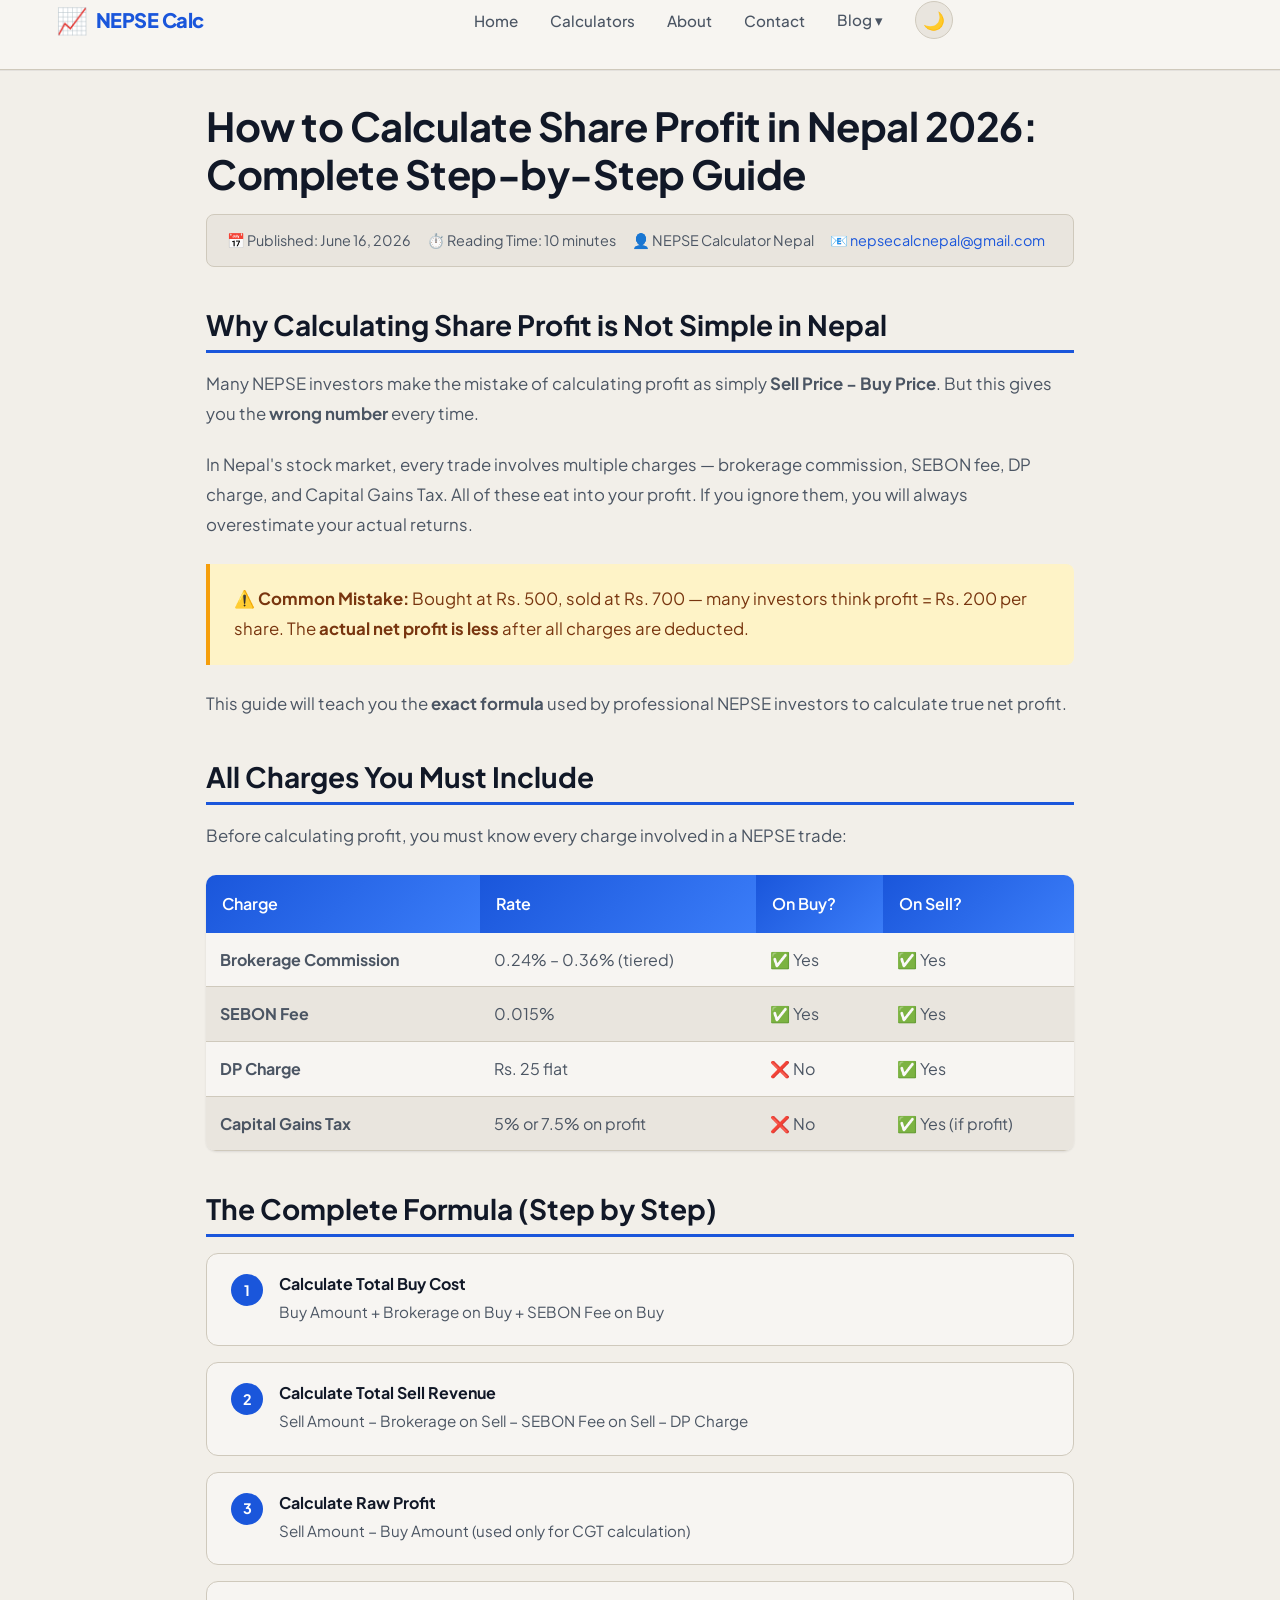
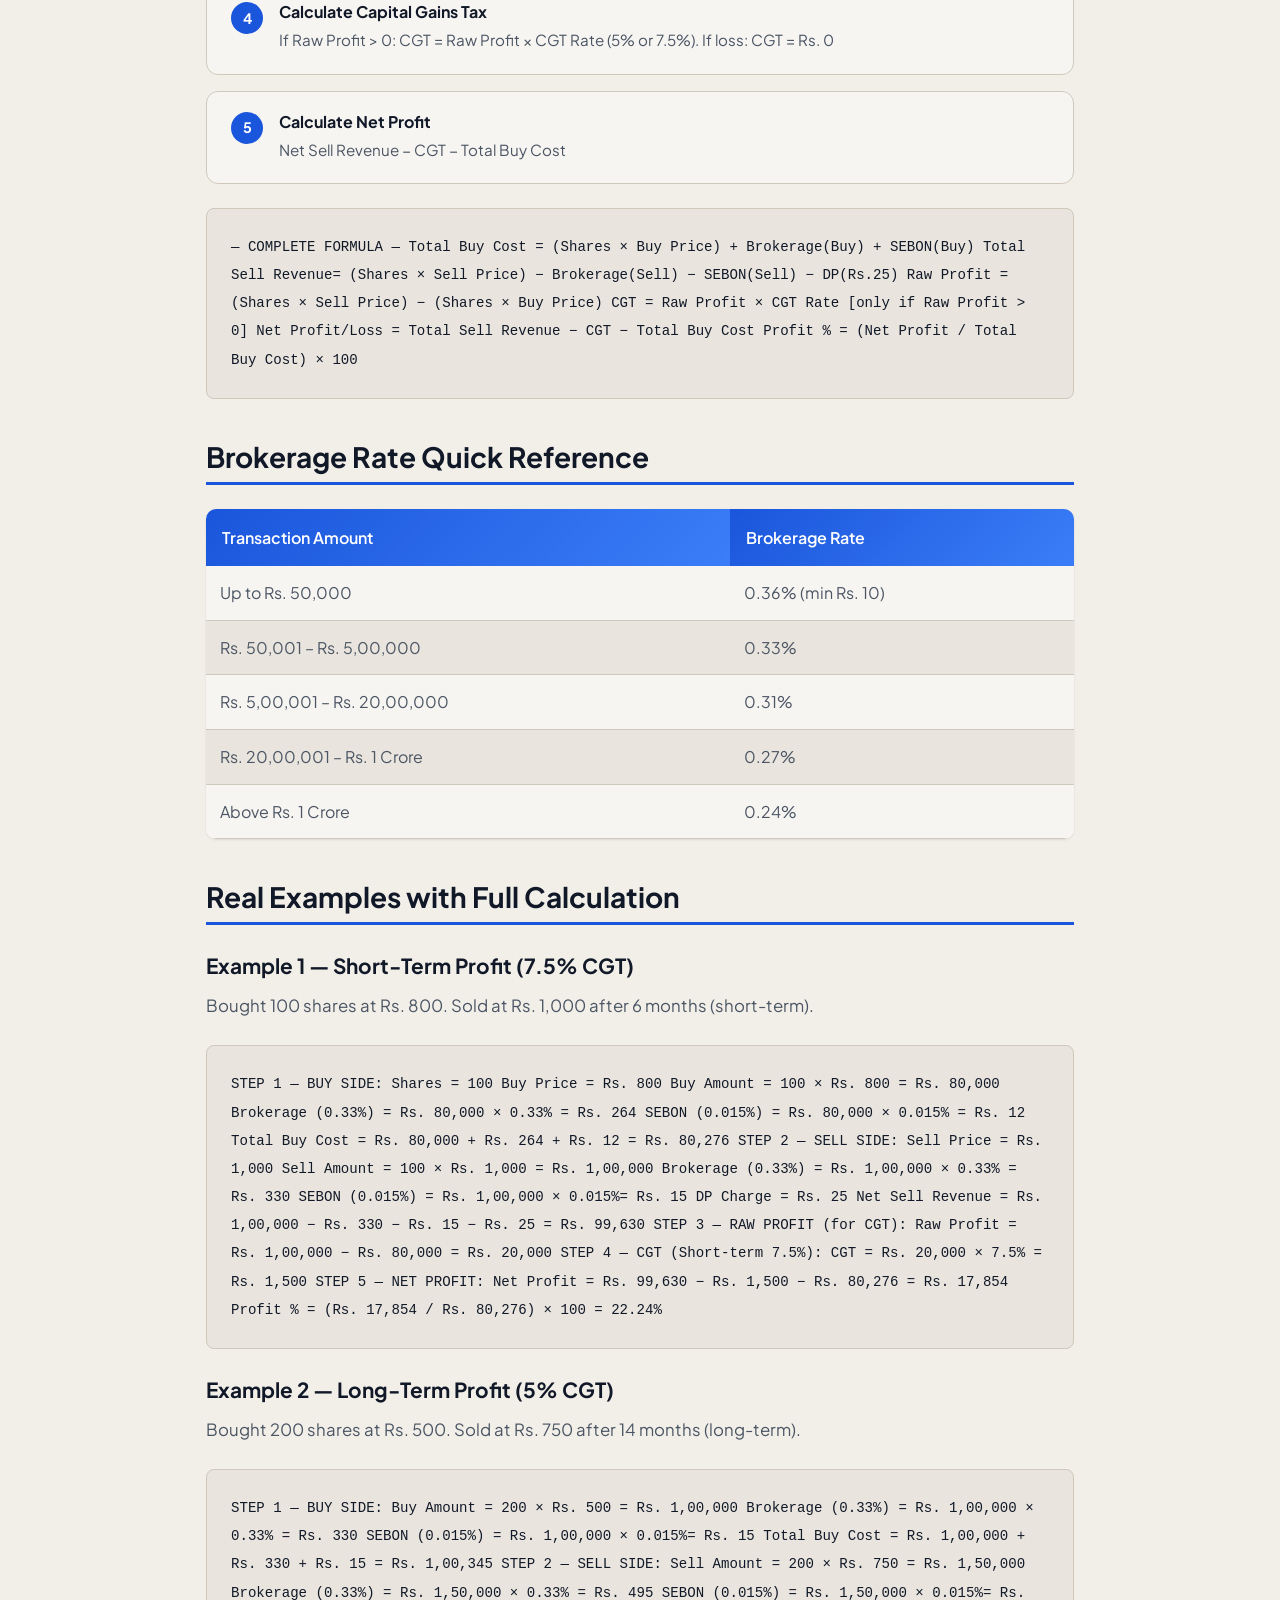
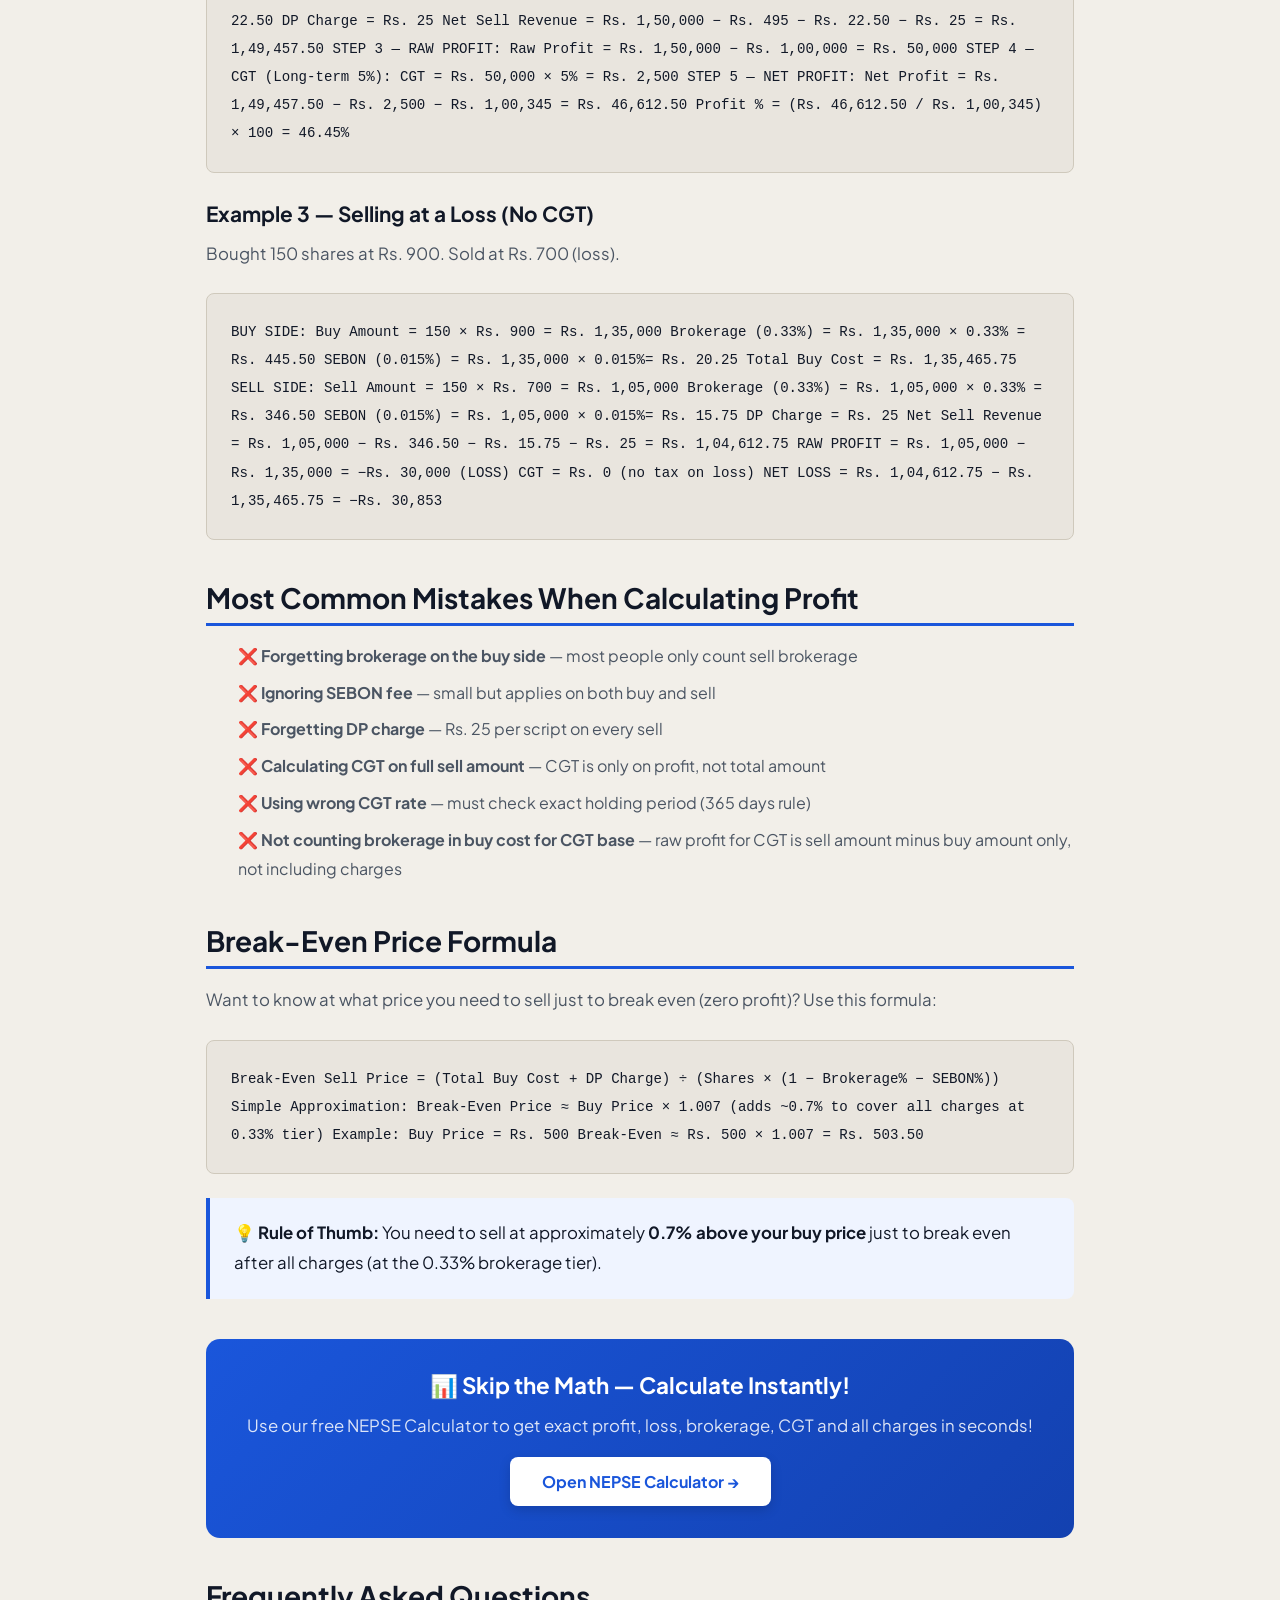
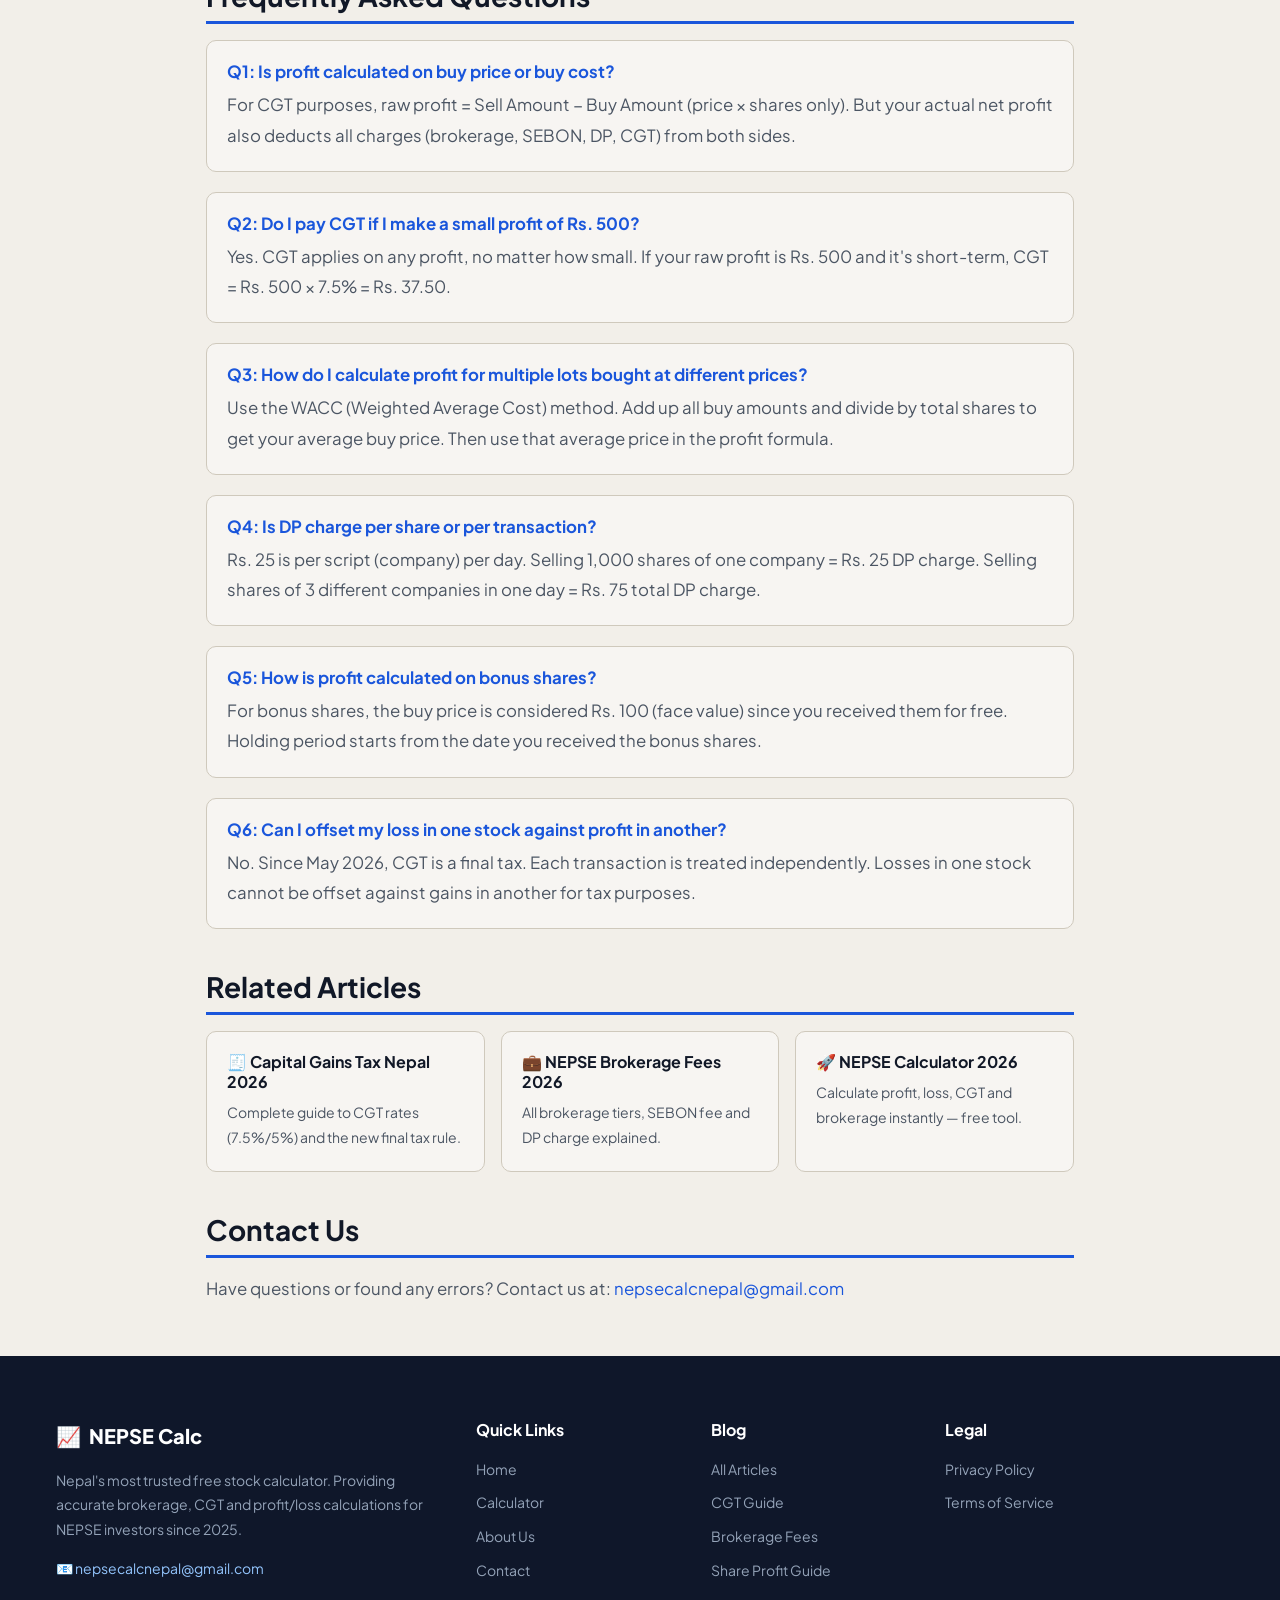
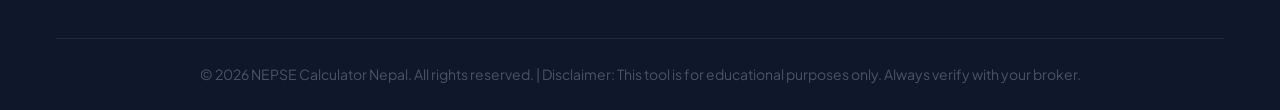
<file: pages/blog/how-to-calculate-share-profit-nepal.html>
<!DOCTYPE html>
<html lang="en-NP">
<head>
  <!-- Google tag (gtag.js) -->
  <script async src="https://www.googletagmanager.com/gtag/js?id=G-J6LPBHVBZK"></script>
  <script>
    window.dataLayer = window.dataLayer || [];
    function gtag(){dataLayer.push(arguments);}
    gtag('js', new Date());
    gtag('config', 'G-J6LPBHVBZK');
  </script>
  <meta charset="UTF-8">
  <meta name="viewport" content="width=device-width, initial-scale=1.0">
  <meta http-equiv="X-Content-Type-Options" content="nosniff">
  <meta http-equiv="X-Frame-Options" content="DENY">
  <meta http-equiv="Referrer-Policy" content="strict-origin-when-cross-origin">

  <!-- SEO META TAGS -->
  <title>How to Calculate Share Profit in Nepal 2026: Complete Step-by-Step Guide</title>
  <meta name="description" content="Learn exactly how to calculate share profit and loss in Nepal stock market 2026. Step-by-step guide with brokerage, SEBON fee, DP charge, CGT and real examples.">
  <meta name="keywords" content="how to calculate share profit nepal, nepse profit calculation, share profit loss nepal, nepse calculation 2026, stock profit nepal, nepse net profit formula">
  <meta name="author" content="NEPSE Calculator Nepal">
  <meta name="robots" content="index, follow">
  <link rel="canonical" href="https://nepse-calculator-nepal.netlify.app/pages/blog/how-to-calculate-share-profit-nepal.html">

  <!-- Open Graph -->
  <meta property="og:title" content="How to Calculate Share Profit in Nepal 2026: Complete Guide">
  <meta property="og:description" content="Step-by-step guide to calculating exact share profit and loss in Nepal including all NEPSE charges.">
  <meta property="og:type" content="article">
  <meta property="og:url" content="https://nepse-calculator-nepal.netlify.app/pages/blog/how-to-calculate-share-profit-nepal.html">
  <meta property="og:site_name" content="NEPSE Calculator Nepal">
  <meta property="og:locale" content="en_NP">

  <!-- Twitter Card -->
  <meta name="twitter:card" content="summary_large_image">
  <meta name="twitter:title" content="How to Calculate Share Profit in Nepal 2026">
  <meta name="twitter:description" content="Complete step-by-step guide to calculating net profit in Nepal stock market.">

  <!-- Schema Markup -->
  <script type="application/ld+json">
  {
    "@context": "https://schema.org",
    "@type": "Article",
    "headline": "How to Calculate Share Profit in Nepal 2026: Complete Step-by-Step Guide",
    "description": "Learn exactly how to calculate share profit and loss in Nepal stock market 2026 with real examples.",
    "author": {
      "@type": "Organization",
      "name": "NEPSE Calculator Nepal",
      "url": "https://nepse-calculator-nepal.netlify.app"
    },
    "publisher": {
      "@type": "Organization",
      "name": "NEPSE Calculator Nepal"
    },
    "datePublished": "2026-06-16",
    "dateModified": "2026-06-16",
    "mainEntityOfPage": {
      "@type": "WebPage",
      "@id": "https://nepse-calculator-nepal.netlify.app/pages/blog/how-to-calculate-share-profit-nepal.html"
    },
    "articleSection": "Finance",
    "inLanguage": "en-NP"
  }
  </script>

  <!-- CSS -->
  <link rel="stylesheet" href="/css/variables.css">
  <link rel="stylesheet" href="/css/style.css">
  <link rel="stylesheet" href="/css/responsive.css">

  <style>
    .blog-post { max-width: 900px; margin: 0 auto; padding: 2rem 1rem; }
    .blog-post h1 { font-size: 2.5rem; margin-bottom: 1rem; color: var(--color-text); line-height: 1.2; letter-spacing: -0.5px; }
    .blog-post h2 { font-size: 1.75rem; margin-top: 2.5rem; margin-bottom: 1rem; color: var(--color-text); border-bottom: 3px solid var(--color-primary); padding-bottom: 0.5rem; }
    .blog-post h3 { font-size: 1.3rem; margin-top: 1.75rem; margin-bottom: 0.75rem; color: var(--color-text); }
    .blog-post p { margin-bottom: 1.25rem; line-height: 1.8; color: var(--color-text-muted); font-size: 1.05rem; }
    .blog-post ul, .blog-post ol { margin-bottom: 1.25rem; padding-left: 2rem; color: var(--color-text-muted); }
    .blog-post li { margin-bottom: 0.5rem; line-height: 1.8; }
    .blog-post a { color: var(--color-primary); }
    .blog-post a:hover { color: var(--color-primary-dark); }
    .blog-post table { width: 100%; border-collapse: collapse; margin: 1.5rem 0; box-shadow: var(--shadow-sm); border-radius: var(--radius-md); overflow: hidden; }
    .blog-post th { background: linear-gradient(135deg, var(--color-primary), var(--color-primary-light)); color: #fff; padding: 1rem; text-align: left; font-weight: 600; }
    .blog-post td { padding: 0.875rem; border-bottom: 1px solid var(--color-border); color: var(--color-text-muted); background: var(--color-white); }
    .blog-post tr:nth-child(even) td { background: var(--color-bg-alt); }
    .highlight-box { background: var(--color-primary-50); border-left: 4px solid var(--color-primary); padding: 1.25rem 1.5rem; margin: 1.5rem 0; border-radius: 0 8px 8px 0; }
    .highlight-box p { margin: 0; color: var(--color-text); }
    .warning-box { background: #fef3c7; border-left: 4px solid #f59e0b; padding: 1.25rem 1.5rem; margin: 1.5rem 0; border-radius: 0 8px 8px 0; }
    .warning-box p { margin: 0; color: #78350f; }
    .success-box { background: var(--color-profit-light); border-left: 4px solid var(--color-profit); padding: 1.25rem 1.5rem; margin: 1.5rem 0; border-radius: 0 8px 8px 0; }
    .success-box p { margin: 0; color: #065f46; }
    .calculation-box { background: var(--color-bg-alt); border: 1px solid var(--color-border); padding: 1.5rem; margin: 1.5rem 0; border-radius: 8px; font-family: 'Courier New', monospace; color: var(--color-text); font-size: 0.88rem; line-height: 2; }
    .faq-item { margin-bottom: 1.25rem; padding: 1.25rem; background: var(--color-white); border: 1.5px solid var(--color-border); border-radius: 10px; transition: border-color 0.2s; }
    .faq-item:hover { border-color: var(--color-primary); }
    .faq-item h3 { font-size: 1.05rem; margin-top: 0; margin-bottom: 0.5rem; color: var(--color-primary); }
    .faq-item p { margin: 0; }
    .calculator-cta { background: linear-gradient(135deg, var(--color-primary) 0%, var(--color-primary-dark) 100%); color: white; padding: 2rem; border-radius: 14px; text-align: center; margin: 2.5rem 0; }
    .calculator-cta h3 { color: white; margin-top: 0; font-size: 1.4rem; }
    .calculator-cta p { color: rgba(255,255,255,0.85); margin-bottom: 0; }
    .calculator-cta a { background: #fff; color: var(--color-primary); padding: 12px 32px; text-decoration: none; border-radius: 8px; font-weight: 700; display: inline-block; margin-top: 1rem; transition: transform 0.2s, box-shadow 0.2s; box-shadow: 0 4px 12px rgba(0,0,0,0.15); }
    .calculator-cta a:hover { transform: translateY(-2px); box-shadow: 0 8px 20px rgba(0,0,0,0.2); color: var(--color-primary-dark); }
    .meta-info { color: var(--color-text-muted); font-size: 0.9rem; margin-bottom: 2rem; padding: 0.875rem 1.25rem; background: var(--color-bg-alt); border-radius: 8px; border: 1px solid var(--color-border); display: flex; flex-wrap: wrap; gap: 1rem; }
    .related-posts { display: grid; grid-template-columns: repeat(auto-fit, minmax(250px, 1fr)); gap: 1rem; margin-top: 1rem; }
    .related-post-card { background: var(--color-white); border: 1.5px solid var(--color-border); border-radius: 10px; padding: 1.25rem; transition: all 0.2s; text-decoration: none; display: block; }
    .related-post-card:hover { border-color: var(--color-primary); transform: translateY(-3px); box-shadow: var(--shadow-md); }
    .related-post-card h4 { color: var(--color-text); margin: 0 0 0.5rem; font-size: 1rem; }
    .related-post-card p { color: var(--color-text-muted); margin: 0; font-size: 0.875rem; }
    .step-box { background: var(--color-white); border: 1.5px solid var(--color-border); border-radius: 12px; padding: 1.25rem 1.5rem; margin: 1rem 0; display: flex; gap: 1rem; align-items: flex-start; }
    .step-box .step-num { background: var(--color-primary); color: white; width: 2rem; height: 2rem; border-radius: 50%; display: flex; align-items: center; justify-content: center; font-weight: 700; flex-shrink: 0; font-size: 0.9rem; }
    .step-box .step-content h4 { margin: 0 0 0.25rem; color: var(--color-text); font-size: 1rem; }
    .step-box .step-content p { margin: 0; font-size: 0.95rem; }
    @media (max-width: 767px) {
      .blog-post h1 { font-size: 1.75rem; }
      .blog-post h2 { font-size: 1.4rem; }
      .calculation-box { font-size: 0.78rem; padding: 1rem; }
      .blog-post table { font-size: 0.85rem; }
      .blog-post th, .blog-post td { padding: 0.65rem; }
    }
  </style>
</head>
<body>

  <!-- NAVBAR -->
  <header class="header">
    <div class="container">
      <nav class="navbar" aria-label="Main navigation">
        <a href="/index.html" class="navbar__logo">
          <span class="navbar__logo-icon" aria-hidden="true">📈</span>
          <span>NEPSE Calc</span>
        </a>
        <ul class="navbar__menu" id="navbar-menu">
          <li><a href="/index.html" class="navbar__link">Home</a></li>
          <li><a href="/index.html#calculator" class="navbar__link">Calculators</a></li>
          <li><a href="/pages/about.html" class="navbar__link">About</a></li>
          <li><a href="/pages/contact.html" class="navbar__link">Contact</a></li>
          <li class="navbar__dropdown">
            <button class="navbar__dropdown-toggle">Blog ▾</button>
            <div class="navbar__dropdown-menu">
              <a href="/pages/blog/index.html">All Articles</a>
              <a href="/pages/blog/capital-gains-tax-nepal-2026.html">CGT Guide</a>
              <a href="/pages/blog/nepse-brokerage-fees-2026.html">Brokerage Fees</a>
              <a href="/pages/blog/how-to-calculate-share-profit-nepal.html">Share Profit Guide</a>
            </div>
          </li>
          <li>
            <button class="theme-toggle" id="theme-toggle-desktop" aria-label="Toggle dark mode" title="Toggle theme">🌙</button>
          </li>
        </ul>
        <div style="display:flex;align-items:center;gap:10px;">
          <button class="theme-toggle" id="theme-toggle-mobile" aria-label="Toggle dark mode" title="Toggle theme" style="display:none;">🌙</button>
          <button class="navbar__toggle" aria-label="Toggle menu" aria-expanded="false">
            <span></span><span></span><span></span>
          </button>
        </div>
      </nav>
    </div>
  </header>

  <main>
    <article class="blog-post">

      <header>
        <h1>How to Calculate Share Profit in Nepal 2026: Complete Step-by-Step Guide</h1>
        <div class="meta-info">
          <span>📅 Published: June 16, 2026</span>
          <span>⏱️ Reading Time: 10 minutes</span>
          <span>👤 NEPSE Calculator Nepal</span>
          <span>📧 <a href="mailto:nepsecalcnepal@gmail.com">nepsecalcnepal@gmail.com</a></span>
        </div>
      </header>

      <section>
        <h2>Why Calculating Share Profit is Not Simple in Nepal</h2>
        <p>Many NEPSE investors make the mistake of calculating profit as simply <strong>Sell Price − Buy Price</strong>. But this gives you the <strong>wrong number</strong> every time.</p>
        <p>In Nepal's stock market, every trade involves multiple charges — brokerage commission, SEBON fee, DP charge, and Capital Gains Tax. All of these eat into your profit. If you ignore them, you will always overestimate your actual returns.</p>
        <div class="warning-box">
          <p>⚠️ <strong>Common Mistake:</strong> Bought at Rs. 500, sold at Rs. 700 — many investors think profit = Rs. 200 per share. The <strong>actual net profit is less</strong> after all charges are deducted.</p>
        </div>
        <p>This guide will teach you the <strong>exact formula</strong> used by professional NEPSE investors to calculate true net profit.</p>
      </section>

      <section>
        <h2>All Charges You Must Include</h2>
        <p>Before calculating profit, you must know every charge involved in a NEPSE trade:</p>
        <table>
          <thead>
            <tr>
              <th>Charge</th>
              <th>Rate</th>
              <th>On Buy?</th>
              <th>On Sell?</th>
            </tr>
          </thead>
          <tbody>
            <tr>
              <td><strong>Brokerage Commission</strong></td>
              <td>0.24% – 0.36% (tiered)</td>
              <td>✅ Yes</td>
              <td>✅ Yes</td>
            </tr>
            <tr>
              <td><strong>SEBON Fee</strong></td>
              <td>0.015%</td>
              <td>✅ Yes</td>
              <td>✅ Yes</td>
            </tr>
            <tr>
              <td><strong>DP Charge</strong></td>
              <td>Rs. 25 flat</td>
              <td>❌ No</td>
              <td>✅ Yes</td>
            </tr>
            <tr>
              <td><strong>Capital Gains Tax</strong></td>
              <td>5% or 7.5% on profit</td>
              <td>❌ No</td>
              <td>✅ Yes (if profit)</td>
            </tr>
          </tbody>
        </table>
      </section>

      <section>
        <h2>The Complete Formula (Step by Step)</h2>

        <div class="step-box">
          <div class="step-num">1</div>
          <div class="step-content">
            <h4>Calculate Total Buy Cost</h4>
            <p>Buy Amount + Brokerage on Buy + SEBON Fee on Buy</p>
          </div>
        </div>

        <div class="step-box">
          <div class="step-num">2</div>
          <div class="step-content">
            <h4>Calculate Total Sell Revenue</h4>
            <p>Sell Amount − Brokerage on Sell − SEBON Fee on Sell − DP Charge</p>
          </div>
        </div>

        <div class="step-box">
          <div class="step-num">3</div>
          <div class="step-content">
            <h4>Calculate Raw Profit</h4>
            <p>Sell Amount − Buy Amount (used only for CGT calculation)</p>
          </div>
        </div>

        <div class="step-box">
          <div class="step-num">4</div>
          <div class="step-content">
            <h4>Calculate Capital Gains Tax</h4>
            <p>If Raw Profit &gt; 0: CGT = Raw Profit × CGT Rate (5% or 7.5%). If loss: CGT = Rs. 0</p>
          </div>
        </div>

        <div class="step-box">
          <div class="step-num">5</div>
          <div class="step-content">
            <h4>Calculate Net Profit</h4>
            <p>Net Sell Revenue − CGT − Total Buy Cost</p>
          </div>
        </div>

        <div class="calculation-box">
— COMPLETE FORMULA —

Total Buy Cost    = (Shares × Buy Price) + Brokerage(Buy) + SEBON(Buy)
Total Sell Revenue= (Shares × Sell Price) − Brokerage(Sell) − SEBON(Sell) − DP(Rs.25)
Raw Profit        = (Shares × Sell Price) − (Shares × Buy Price)
CGT               = Raw Profit × CGT Rate  [only if Raw Profit > 0]
Net Profit/Loss   = Total Sell Revenue − CGT − Total Buy Cost
Profit %          = (Net Profit / Total Buy Cost) × 100
        </div>
      </section>

      <section>
        <h2>Brokerage Rate Quick Reference</h2>
        <table>
          <thead>
            <tr>
              <th>Transaction Amount</th>
              <th>Brokerage Rate</th>
            </tr>
          </thead>
          <tbody>
            <tr><td>Up to Rs. 50,000</td><td>0.36% (min Rs. 10)</td></tr>
            <tr><td>Rs. 50,001 – Rs. 5,00,000</td><td>0.33%</td></tr>
            <tr><td>Rs. 5,00,001 – Rs. 20,00,000</td><td>0.31%</td></tr>
            <tr><td>Rs. 20,00,001 – Rs. 1 Crore</td><td>0.27%</td></tr>
            <tr><td>Above Rs. 1 Crore</td><td>0.24%</td></tr>
          </tbody>
        </table>
      </section>

      <section>
        <h2>Real Examples with Full Calculation</h2>

        <h3>Example 1 — Short-Term Profit (7.5% CGT)</h3>
        <p>Bought 100 shares at Rs. 800. Sold at Rs. 1,000 after 6 months (short-term).</p>
        <div class="calculation-box">
STEP 1 — BUY SIDE:
Shares             = 100
Buy Price          = Rs. 800
Buy Amount         = 100 × Rs. 800        = Rs. 80,000
Brokerage (0.33%)  = Rs. 80,000 × 0.33%  = Rs. 264
SEBON (0.015%)     = Rs. 80,000 × 0.015% = Rs. 12
Total Buy Cost     = Rs. 80,000 + Rs. 264 + Rs. 12 = Rs. 80,276

STEP 2 — SELL SIDE:
Sell Price         = Rs. 1,000
Sell Amount        = 100 × Rs. 1,000       = Rs. 1,00,000
Brokerage (0.33%)  = Rs. 1,00,000 × 0.33% = Rs. 330
SEBON (0.015%)     = Rs. 1,00,000 × 0.015%= Rs. 15
DP Charge          = Rs. 25
Net Sell Revenue   = Rs. 1,00,000 − Rs. 330 − Rs. 15 − Rs. 25 = Rs. 99,630

STEP 3 — RAW PROFIT (for CGT):
Raw Profit = Rs. 1,00,000 − Rs. 80,000 = Rs. 20,000

STEP 4 — CGT (Short-term 7.5%):
CGT = Rs. 20,000 × 7.5% = Rs. 1,500

STEP 5 — NET PROFIT:
Net Profit = Rs. 99,630 − Rs. 1,500 − Rs. 80,276 = Rs. 17,854
Profit %   = (Rs. 17,854 / Rs. 80,276) × 100 = 22.24%
        </div>

        <h3>Example 2 — Long-Term Profit (5% CGT)</h3>
        <p>Bought 200 shares at Rs. 500. Sold at Rs. 750 after 14 months (long-term).</p>
        <div class="calculation-box">
STEP 1 — BUY SIDE:
Buy Amount         = 200 × Rs. 500        = Rs. 1,00,000
Brokerage (0.33%)  = Rs. 1,00,000 × 0.33% = Rs. 330
SEBON (0.015%)     = Rs. 1,00,000 × 0.015%= Rs. 15
Total Buy Cost     = Rs. 1,00,000 + Rs. 330 + Rs. 15 = Rs. 1,00,345

STEP 2 — SELL SIDE:
Sell Amount        = 200 × Rs. 750        = Rs. 1,50,000
Brokerage (0.33%)  = Rs. 1,50,000 × 0.33% = Rs. 495
SEBON (0.015%)     = Rs. 1,50,000 × 0.015%= Rs. 22.50
DP Charge          = Rs. 25
Net Sell Revenue   = Rs. 1,50,000 − Rs. 495 − Rs. 22.50 − Rs. 25 = Rs. 1,49,457.50

STEP 3 — RAW PROFIT:
Raw Profit = Rs. 1,50,000 − Rs. 1,00,000 = Rs. 50,000

STEP 4 — CGT (Long-term 5%):
CGT = Rs. 50,000 × 5% = Rs. 2,500

STEP 5 — NET PROFIT:
Net Profit = Rs. 1,49,457.50 − Rs. 2,500 − Rs. 1,00,345 = Rs. 46,612.50
Profit %   = (Rs. 46,612.50 / Rs. 1,00,345) × 100 = 46.45%
        </div>

        <h3>Example 3 — Selling at a Loss (No CGT)</h3>
        <p>Bought 150 shares at Rs. 900. Sold at Rs. 700 (loss).</p>
        <div class="calculation-box">
BUY SIDE:
Buy Amount         = 150 × Rs. 900        = Rs. 1,35,000
Brokerage (0.33%)  = Rs. 1,35,000 × 0.33% = Rs. 445.50
SEBON (0.015%)     = Rs. 1,35,000 × 0.015%= Rs. 20.25
Total Buy Cost     = Rs. 1,35,465.75

SELL SIDE:
Sell Amount        = 150 × Rs. 700        = Rs. 1,05,000
Brokerage (0.33%)  = Rs. 1,05,000 × 0.33% = Rs. 346.50
SEBON (0.015%)     = Rs. 1,05,000 × 0.015%= Rs. 15.75
DP Charge          = Rs. 25
Net Sell Revenue   = Rs. 1,05,000 − Rs. 346.50 − Rs. 15.75 − Rs. 25 = Rs. 1,04,612.75

RAW PROFIT = Rs. 1,05,000 − Rs. 1,35,000 = −Rs. 30,000 (LOSS)
CGT = Rs. 0 (no tax on loss)

NET LOSS = Rs. 1,04,612.75 − Rs. 1,35,465.75 = −Rs. 30,853
        </div>
      </section>

      <section>
        <h2>Most Common Mistakes When Calculating Profit</h2>
        <ul>
          <li>❌ <strong>Forgetting brokerage on the buy side</strong> — most people only count sell brokerage</li>
          <li>❌ <strong>Ignoring SEBON fee</strong> — small but applies on both buy and sell</li>
          <li>❌ <strong>Forgetting DP charge</strong> — Rs. 25 per script on every sell</li>
          <li>❌ <strong>Calculating CGT on full sell amount</strong> — CGT is only on profit, not total amount</li>
          <li>❌ <strong>Using wrong CGT rate</strong> — must check exact holding period (365 days rule)</li>
          <li>❌ <strong>Not counting brokerage in buy cost for CGT base</strong> — raw profit for CGT is sell amount minus buy amount only, not including charges</li>
        </ul>
      </section>

      <section>
        <h2>Break-Even Price Formula</h2>
        <p>Want to know at what price you need to sell just to break even (zero profit)? Use this formula:</p>
        <div class="calculation-box">
Break-Even Sell Price = (Total Buy Cost + DP Charge) ÷ (Shares × (1 − Brokerage% − SEBON%))

Simple Approximation:
Break-Even Price ≈ Buy Price × 1.007  (adds ~0.7% to cover all charges at 0.33% tier)

Example:
Buy Price = Rs. 500
Break-Even ≈ Rs. 500 × 1.007 = Rs. 503.50
        </div>
        <div class="highlight-box">
          <p>💡 <strong>Rule of Thumb:</strong> You need to sell at approximately <strong>0.7% above your buy price</strong> just to break even after all charges (at the 0.33% brokerage tier).</p>
        </div>
      </section>

      <div class="calculator-cta">
        <h3>📊 Skip the Math — Calculate Instantly!</h3>
        <p>Use our free NEPSE Calculator to get exact profit, loss, brokerage, CGT and all charges in seconds!</p>
        <a href="/index.html#calculator">Open NEPSE Calculator →</a>
      </div>

      <section>
        <h2>Frequently Asked Questions</h2>

        <div class="faq-item">
          <h3>Q1: Is profit calculated on buy price or buy cost?</h3>
          <p>For CGT purposes, raw profit = Sell Amount − Buy Amount (price × shares only). But your actual net profit also deducts all charges (brokerage, SEBON, DP, CGT) from both sides.</p>
        </div>
        <div class="faq-item">
          <h3>Q2: Do I pay CGT if I make a small profit of Rs. 500?</h3>
          <p>Yes. CGT applies on any profit, no matter how small. If your raw profit is Rs. 500 and it's short-term, CGT = Rs. 500 × 7.5% = Rs. 37.50.</p>
        </div>
        <div class="faq-item">
          <h3>Q3: How do I calculate profit for multiple lots bought at different prices?</h3>
          <p>Use the WACC (Weighted Average Cost) method. Add up all buy amounts and divide by total shares to get your average buy price. Then use that average price in the profit formula.</p>
        </div>
        <div class="faq-item">
          <h3>Q4: Is DP charge per share or per transaction?</h3>
          <p>Rs. 25 is per script (company) per day. Selling 1,000 shares of one company = Rs. 25 DP charge. Selling shares of 3 different companies in one day = Rs. 75 total DP charge.</p>
        </div>
        <div class="faq-item">
          <h3>Q5: How is profit calculated on bonus shares?</h3>
          <p>For bonus shares, the buy price is considered Rs. 100 (face value) since you received them for free. Holding period starts from the date you received the bonus shares.</p>
        </div>
        <div class="faq-item">
          <h3>Q6: Can I offset my loss in one stock against profit in another?</h3>
          <p>No. Since May 2026, CGT is a final tax. Each transaction is treated independently. Losses in one stock cannot be offset against gains in another for tax purposes.</p>
        </div>
      </section>

      <section>
        <h2>Related Articles</h2>
        <div class="related-posts">
          <a href="/pages/blog/capital-gains-tax-nepal-2026.html" class="related-post-card">
            <h4>🧾 Capital Gains Tax Nepal 2026</h4>
            <p>Complete guide to CGT rates (7.5%/5%) and the new final tax rule.</p>
          </a>
          <a href="/pages/blog/nepse-brokerage-fees-2026.html" class="related-post-card">
            <h4>💼 NEPSE Brokerage Fees 2026</h4>
            <p>All brokerage tiers, SEBON fee and DP charge explained.</p>
          </a>
          <a href="/index.html#calculator" class="related-post-card">
            <h4>🚀 NEPSE Calculator 2026</h4>
            <p>Calculate profit, loss, CGT and brokerage instantly — free tool.</p>
          </a>
        </div>
      </section>

      <section>
        <h2>Contact Us</h2>
        <p>Have questions or found any errors? Contact us at: <a href="mailto:nepsecalcnepal@gmail.com">nepsecalcnepal@gmail.com</a></p>
      </section>

    </article>
  </main>

  <!-- FOOTER -->
  <footer class="footer">
    <div class="container">
      <div class="footer__grid">
        <div>
          <div class="footer__brand"><span>📈</span> NEPSE Calc</div>
          <p class="footer__about">Nepal's most trusted free stock calculator. Providing accurate brokerage, CGT and profit/loss calculations for NEPSE investors since 2025.</p>
          <p style="font-size:0.875rem;color:#94a3b8;margin-top:0.5rem;">📧 <a href="mailto:nepsecalcnepal@gmail.com" style="color:#93c5fd;">nepsecalcnepal@gmail.com</a></p>
        </div>
        <div>
          <h4 class="footer__title">Quick Links</h4>
          <ul class="footer__links">
            <li><a href="/index.html">Home</a></li>
            <li><a href="/index.html#calculator">Calculator</a></li>
            <li><a href="/pages/about.html">About Us</a></li>
            <li><a href="/pages/contact.html">Contact</a></li>
          </ul>
        </div>
        <div>
          <h4 class="footer__title">Blog</h4>
          <ul class="footer__links">
            <li><a href="/pages/blog/index.html">All Articles</a></li>
            <li><a href="/pages/blog/capital-gains-tax-nepal-2026.html">CGT Guide</a></li>
            <li><a href="/pages/blog/nepse-brokerage-fees-2026.html">Brokerage Fees</a></li>
            <li><a href="/pages/blog/how-to-calculate-share-profit-nepal.html">Share Profit Guide</a></li>
          </ul>
        </div>
        <div>
          <h4 class="footer__title">Legal</h4>
          <ul class="footer__links">
            <li><a href="/pages/privacy-policy.html">Privacy Policy</a></li>
            <li><a href="/pages/terms.html">Terms of Service</a></li>
          </ul>
        </div>
      </div>
      <div class="footer__bottom">
        © 2026 NEPSE Calculator Nepal. All rights reserved. |
        Disclaimer: This tool is for educational purposes only. Always verify with your broker.
      </div>
    </div>
  </footer>

  <!-- JS -->
  <script src="/js/utils.js"></script>
  <script src="/js/calculator.js"></script>
  <script src="/js/main.js"></script>

  <script>
    if (window.self !== window.top) { window.top.location = window.self.location; }
    (function() {
      const mobileBtn  = document.getElementById('theme-toggle-mobile');
      const desktopBtn = document.getElementById('theme-toggle-desktop');
      function syncToggles(isDark) {
        const icon = isDark ? '☀️' : '🌙';
        if (mobileBtn)  mobileBtn.textContent  = icon;
        if (desktopBtn) desktopBtn.textContent = icon;
      }
      function handleResize() {
        if (mobileBtn) mobileBtn.style.display = window.innerWidth < 768 ? 'flex' : 'none';
      }
      handleResize();
      window.addEventListener('resize', handleResize);
      if (mobileBtn) {
        mobileBtn.addEventListener('click', function() {
          document.documentElement.classList.toggle('dark');
          const isDark = document.documentElement.classList.contains('dark');
          syncToggles(isDark);
          try { localStorage.setItem('theme', isDark ? 'dark' : 'light'); } catch(e) {}
        });
      }
      try {
        const saved = localStorage.getItem('theme');
        if (saved === 'dark') { document.documentElement.classList.add('dark'); syncToggles(true); }
      } catch(e) {}
    })();
  </script>

</body>
</html>
</file>
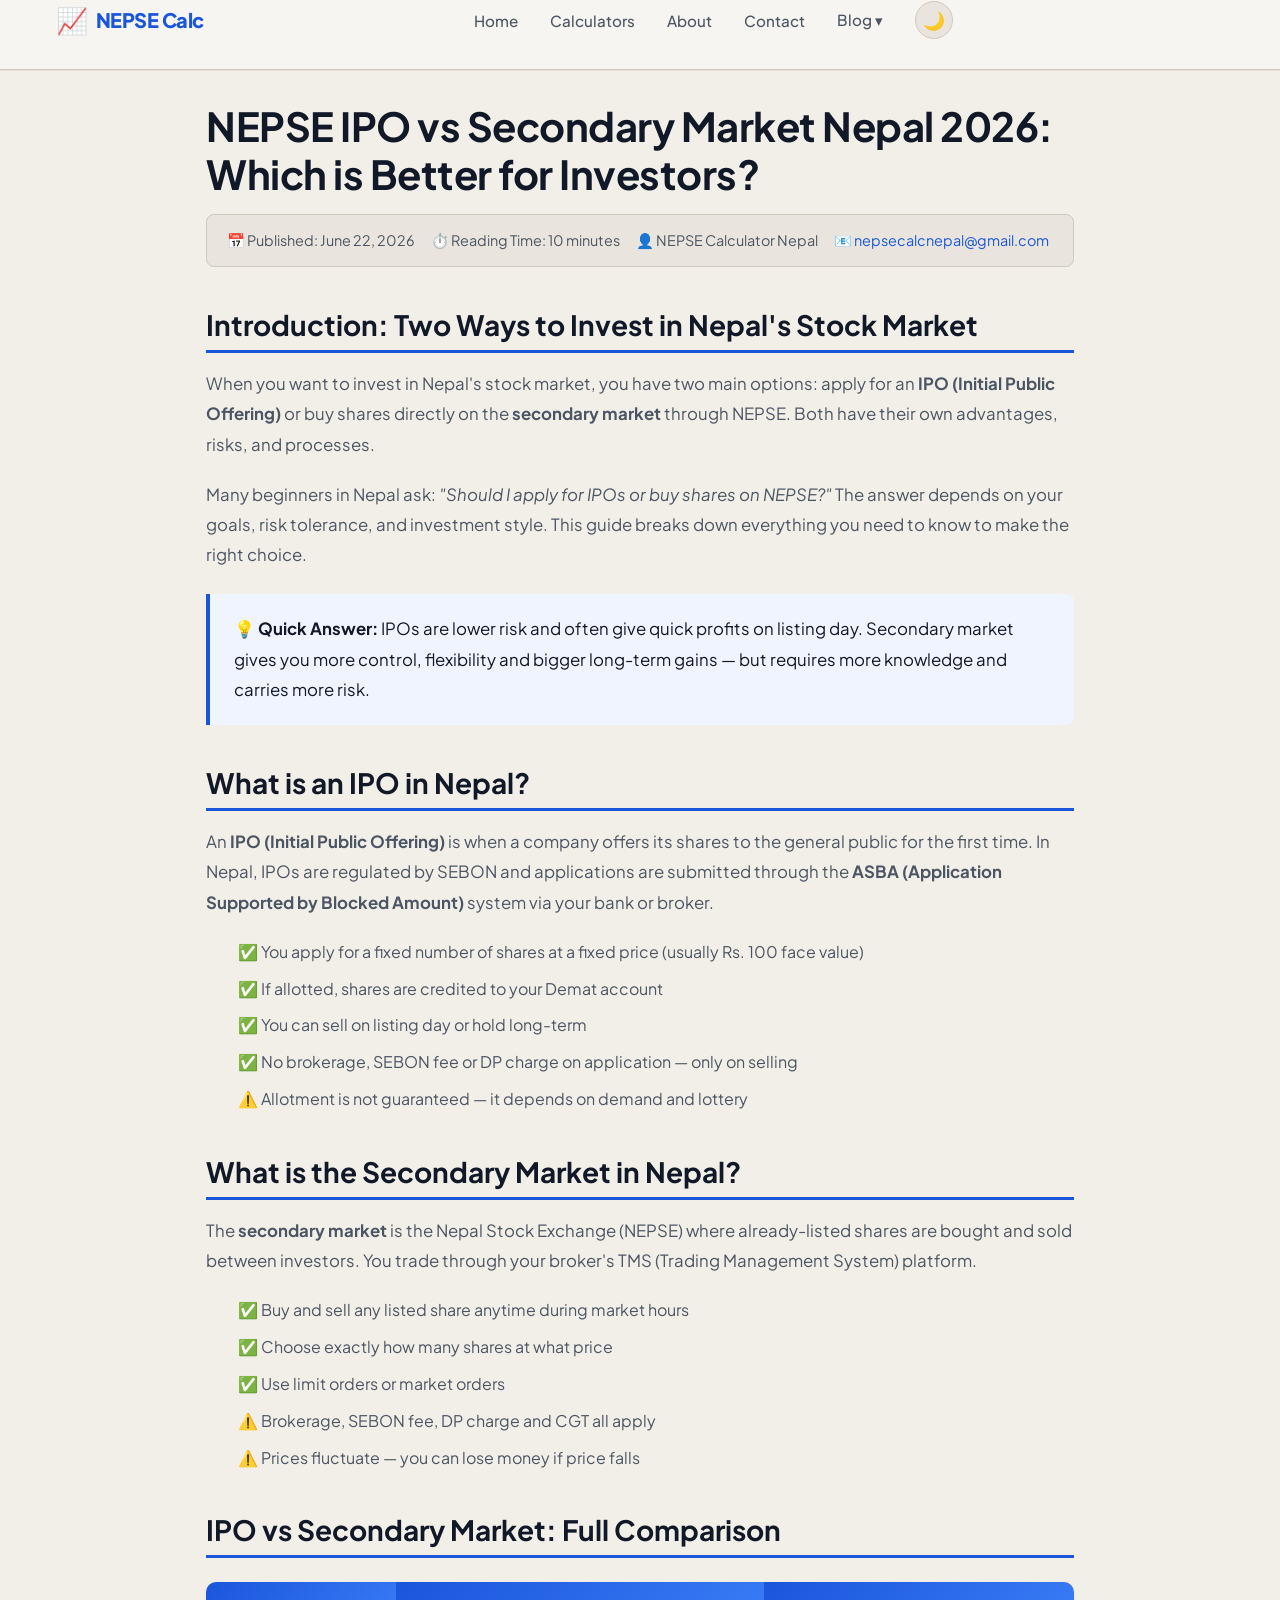
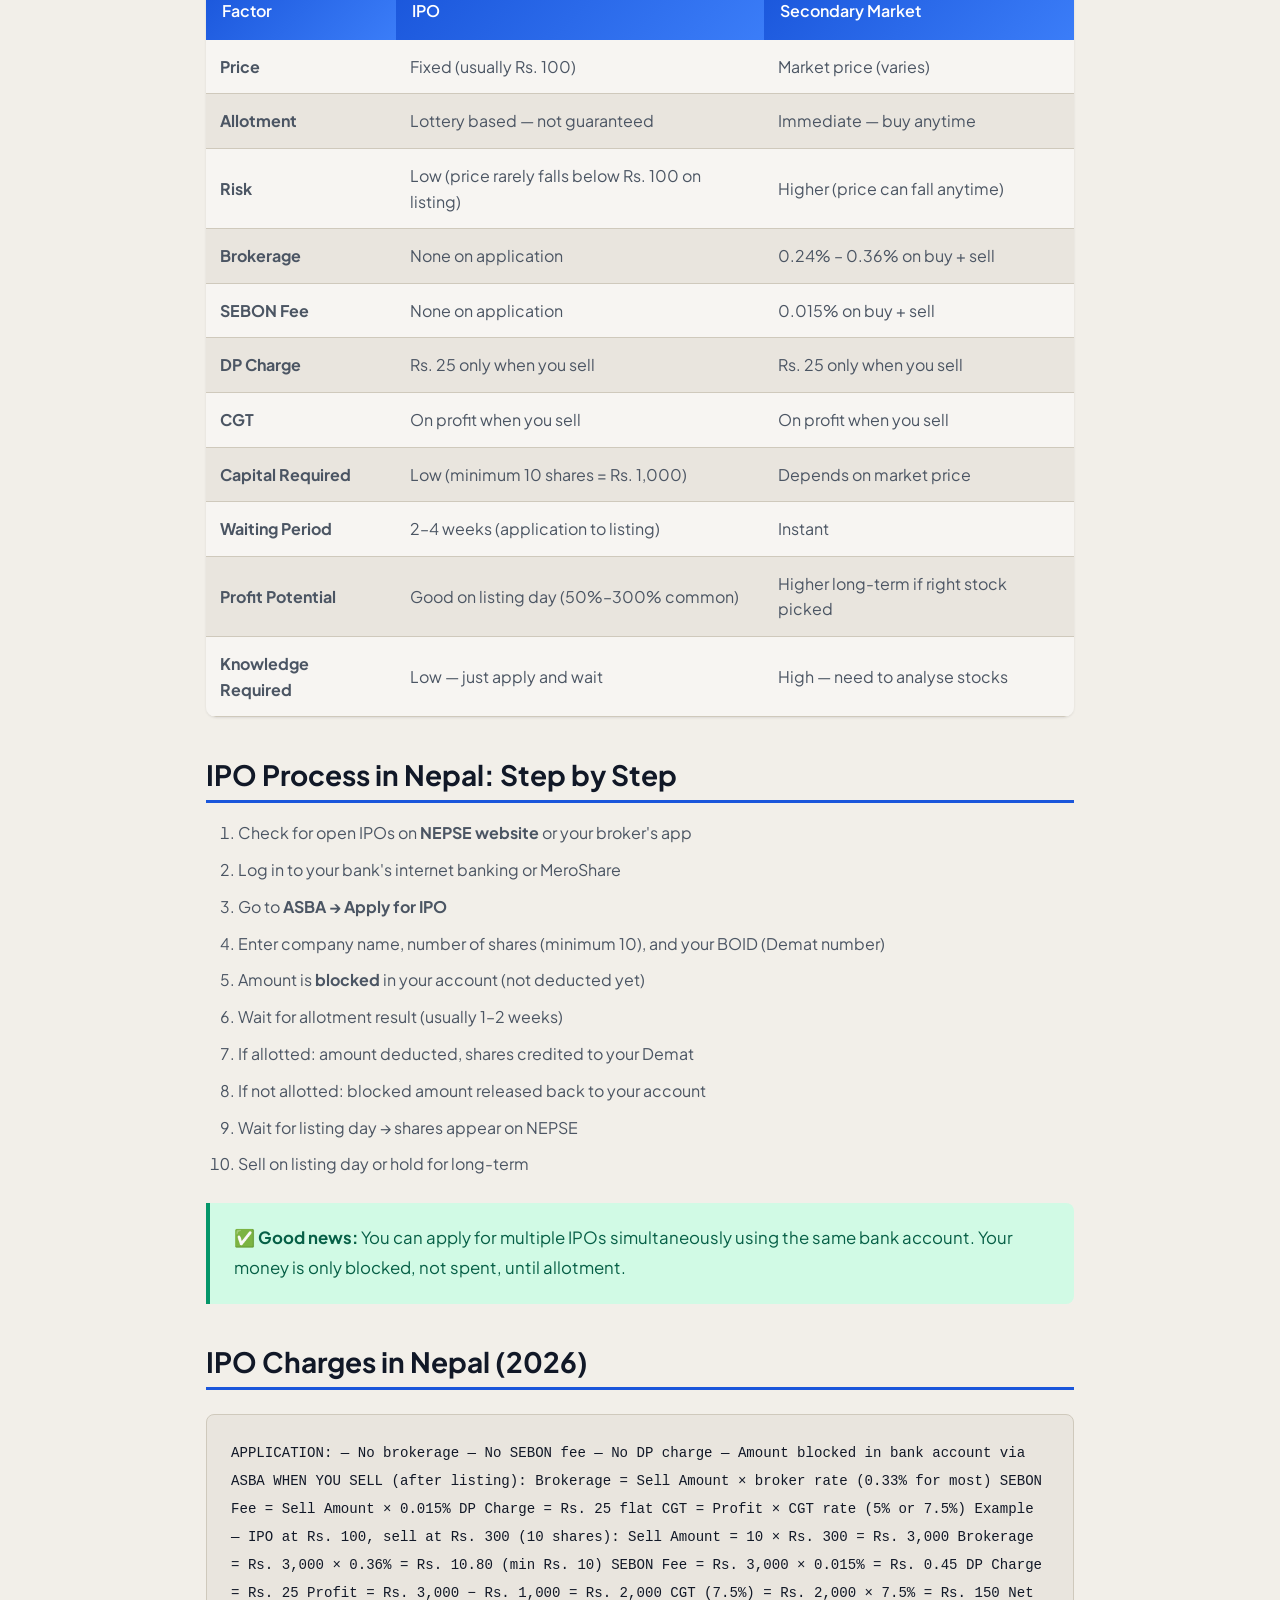
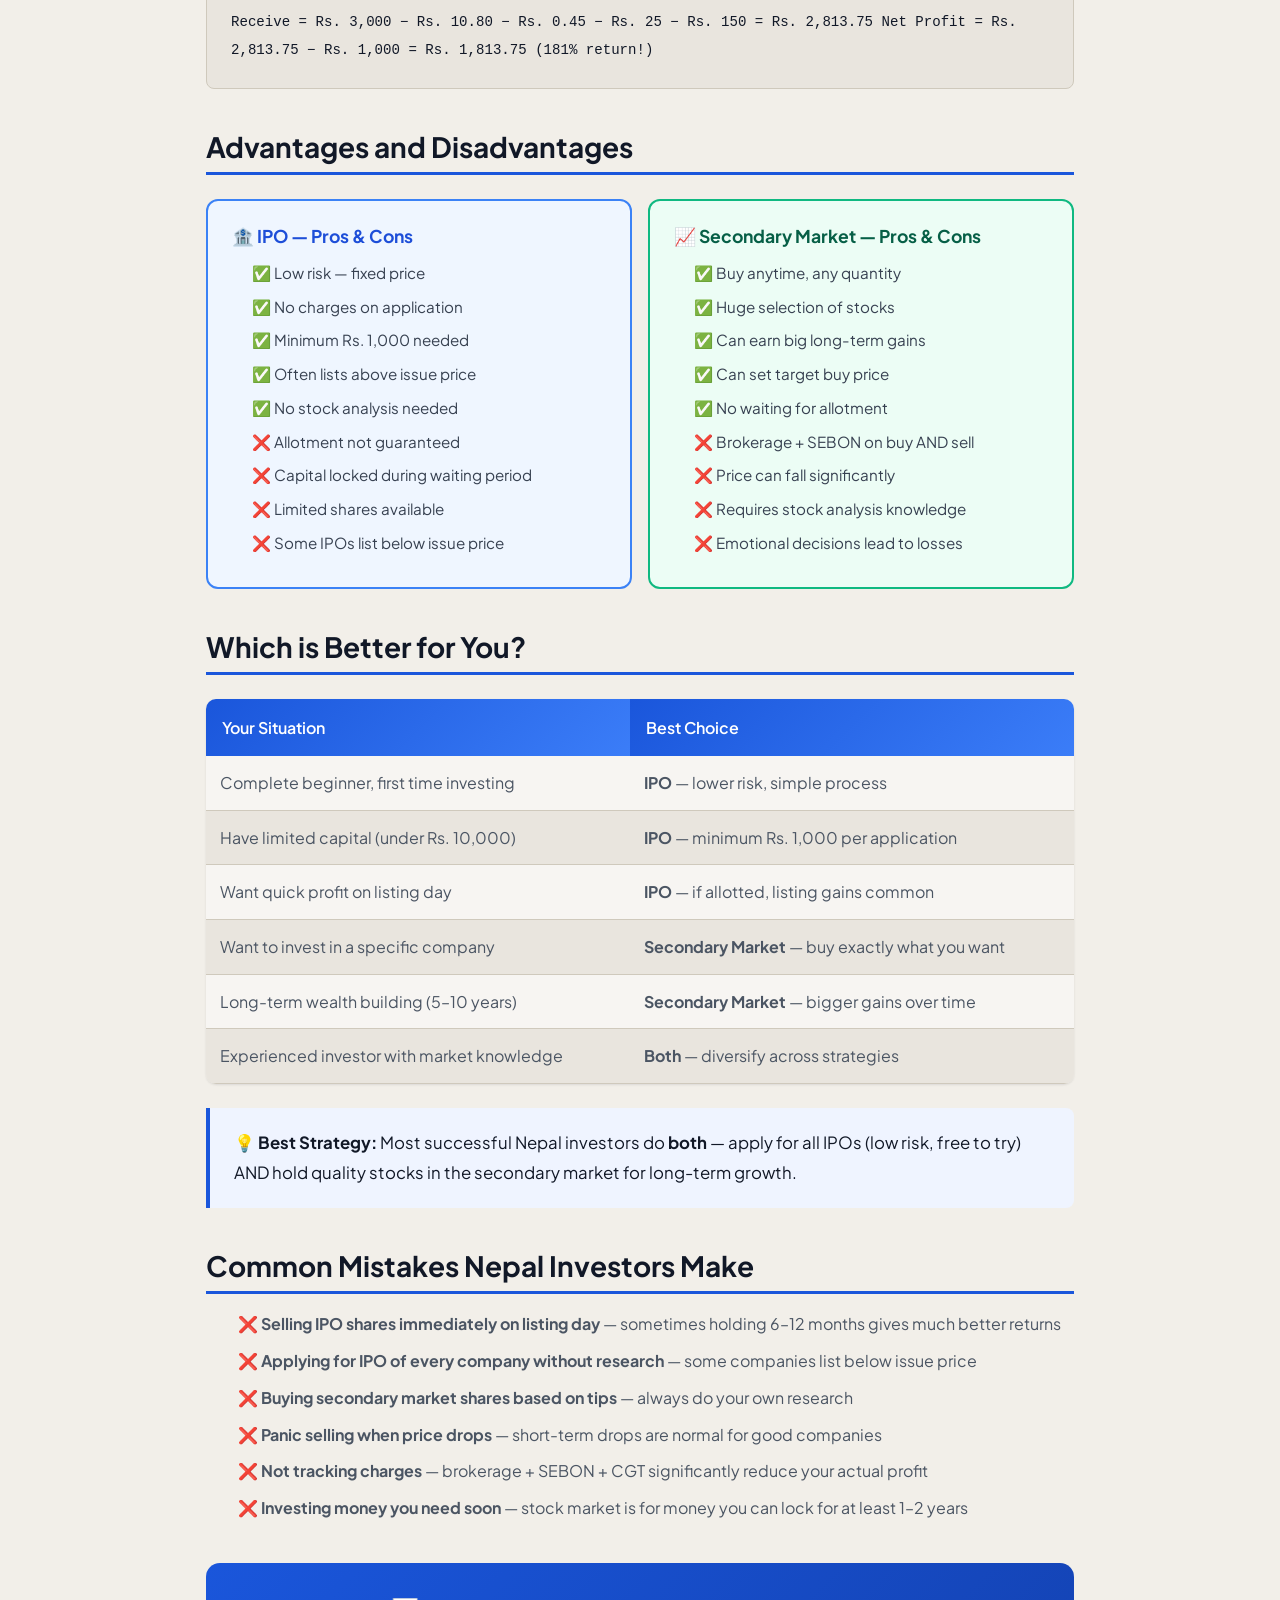
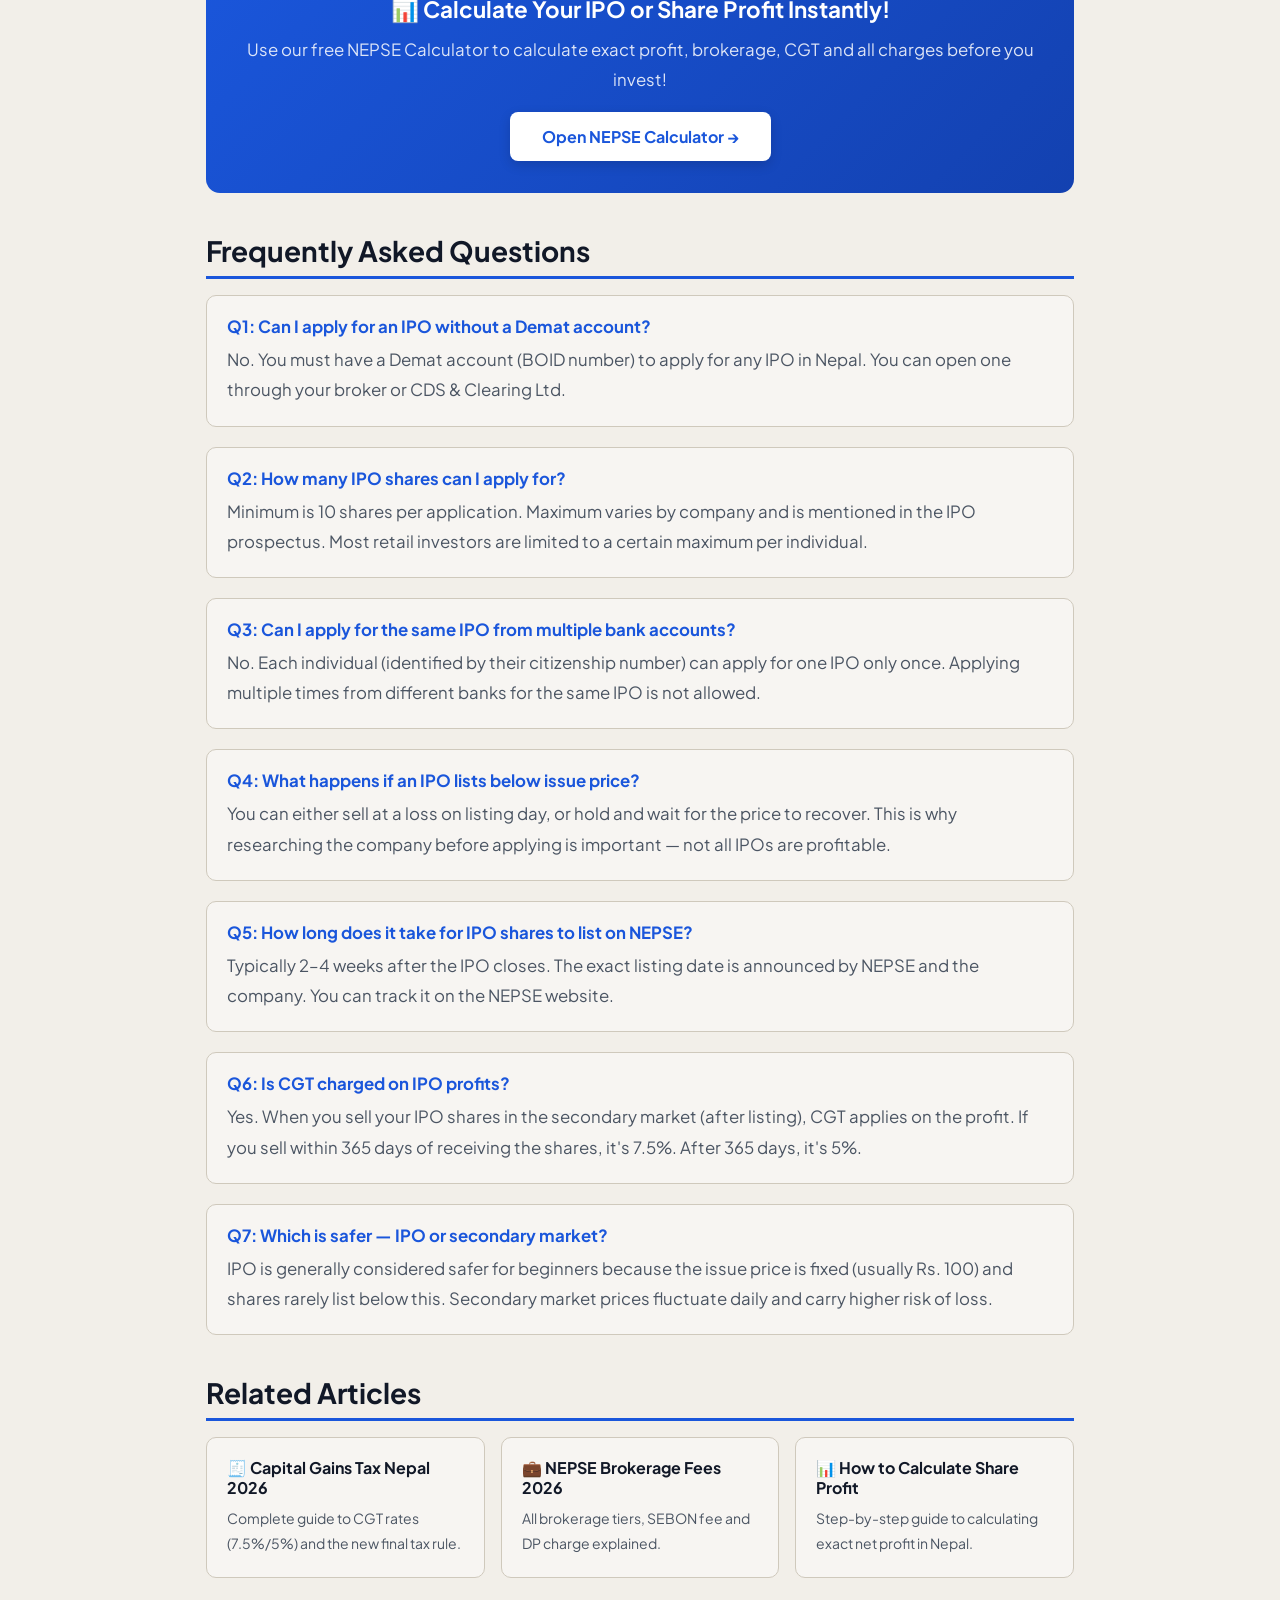
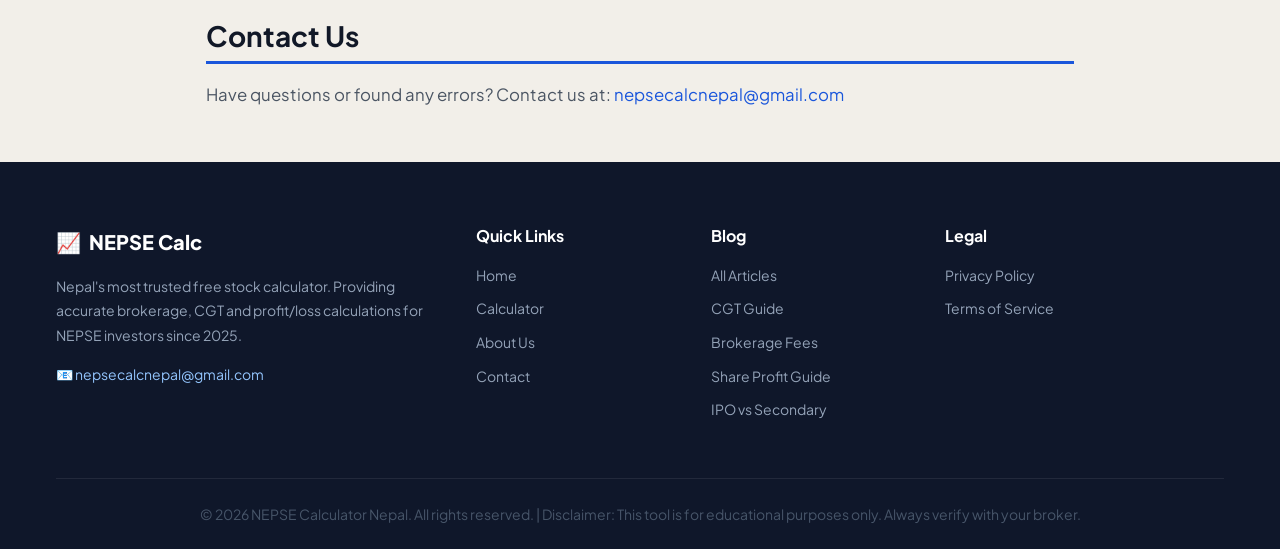
<file: pages/blog/ipo-vs-secondary-market-nepal-2026.html>
<!DOCTYPE html>
<html lang="en-NP">
<head>
  <!-- Google tag (gtag.js) -->
  <script async src="https://www.googletagmanager.com/gtag/js?id=G-J6LPBHVBZK"></script>
  <script>
    window.dataLayer = window.dataLayer || [];
    function gtag(){dataLayer.push(arguments);}
    gtag('js', new Date());
    gtag('config', 'G-J6LPBHVBZK');
  </script>
  <meta charset="UTF-8">
  <meta name="viewport" content="width=device-width, initial-scale=1.0">
  <meta http-equiv="X-Content-Type-Options" content="nosniff">
  <meta http-equiv="X-Frame-Options" content="DENY">
  <meta http-equiv="Referrer-Policy" content="strict-origin-when-cross-origin">

  <!-- SEO META TAGS -->
  <title>NEPSE IPO vs Secondary Market Nepal 2026: Which is Better for Investors?</title>
  <meta name="description" content="Complete comparison of IPO vs secondary market investing in Nepal 2026. Learn risks, returns, charges, allotment process and which is better for NEPSE investors.">
  <meta name="keywords" content="IPO vs secondary market nepal, nepse ipo 2026, ipo allotment nepal, secondary market nepal, nepse investing 2026, ipo nepal better, share market nepal beginner">
  <meta name="author" content="NEPSE Calculator Nepal">
  <meta name="robots" content="index, follow">
  <link rel="canonical" href="https://nepse-calculator-nepal.netlify.app/pages/blog/ipo-vs-secondary-market-nepal-2026.html">

  <!-- Open Graph -->
  <meta property="og:title" content="NEPSE IPO vs Secondary Market Nepal 2026: Which is Better?">
  <meta property="og:description" content="Complete comparison of IPO vs secondary market investing in Nepal. Risks, returns, charges and which suits you best.">
  <meta property="og:type" content="article">
  <meta property="og:url" content="https://nepse-calculator-nepal.netlify.app/pages/blog/ipo-vs-secondary-market-nepal-2026.html">
  <meta property="og:site_name" content="NEPSE Calculator Nepal">
  <meta property="og:locale" content="en_NP">

  <!-- Twitter Card -->
  <meta name="twitter:card" content="summary_large_image">
  <meta name="twitter:title" content="NEPSE IPO vs Secondary Market Nepal 2026">
  <meta name="twitter:description" content="Which is better for Nepal investors — IPO or secondary market? Complete 2026 guide.">

  <!-- Schema Markup -->
  <script type="application/ld+json">
  {
    "@context": "https://schema.org",
    "@type": "Article",
    "headline": "NEPSE IPO vs Secondary Market Nepal 2026: Which is Better for Investors?",
    "description": "Complete comparison of IPO vs secondary market investing in Nepal 2026.",
    "author": {
      "@type": "Organization",
      "name": "NEPSE Calculator Nepal",
      "url": "https://nepse-calculator-nepal.netlify.app"
    },
    "publisher": {
      "@type": "Organization",
      "name": "NEPSE Calculator Nepal"
    },
    "datePublished": "2026-06-22",
    "dateModified": "2026-06-22",
    "mainEntityOfPage": {
      "@type": "WebPage",
      "@id": "https://nepse-calculator-nepal.netlify.app/pages/blog/ipo-vs-secondary-market-nepal-2026.html"
    },
    "articleSection": "Finance",
    "inLanguage": "en-NP"
  }
  </script>

  <!-- CSS -->
  <link rel="stylesheet" href="/css/variables.css">
  <link rel="stylesheet" href="/css/style.css">
  <link rel="stylesheet" href="/css/responsive.css">

  <style>
    .blog-post { max-width: 900px; margin: 0 auto; padding: 2rem 1rem; }
    .blog-post h1 { font-size: 2.5rem; margin-bottom: 1rem; color: var(--color-text); line-height: 1.2; letter-spacing: -0.5px; }
    .blog-post h2 { font-size: 1.75rem; margin-top: 2.5rem; margin-bottom: 1rem; color: var(--color-text); border-bottom: 3px solid var(--color-primary); padding-bottom: 0.5rem; }
    .blog-post h3 { font-size: 1.3rem; margin-top: 1.75rem; margin-bottom: 0.75rem; color: var(--color-text); }
    .blog-post p { margin-bottom: 1.25rem; line-height: 1.8; color: var(--color-text-muted); font-size: 1.05rem; }
    .blog-post ul, .blog-post ol { margin-bottom: 1.25rem; padding-left: 2rem; color: var(--color-text-muted); }
    .blog-post li { margin-bottom: 0.5rem; line-height: 1.8; }
    .blog-post a { color: var(--color-primary); }
    .blog-post a:hover { color: var(--color-primary-dark); }
    .blog-post table { width: 100%; border-collapse: collapse; margin: 1.5rem 0; box-shadow: var(--shadow-sm); border-radius: var(--radius-md); overflow: hidden; }
    .blog-post th { background: linear-gradient(135deg, var(--color-primary), var(--color-primary-light)); color: #fff; padding: 1rem; text-align: left; font-weight: 600; }
    .blog-post td { padding: 0.875rem; border-bottom: 1px solid var(--color-border); color: var(--color-text-muted); background: var(--color-white); }
    .blog-post tr:nth-child(even) td { background: var(--color-bg-alt); }
    .highlight-box { background: var(--color-primary-50); border-left: 4px solid var(--color-primary); padding: 1.25rem 1.5rem; margin: 1.5rem 0; border-radius: 0 8px 8px 0; }
    .highlight-box p { margin: 0; color: var(--color-text); }
    .warning-box { background: #fef3c7; border-left: 4px solid #f59e0b; padding: 1.25rem 1.5rem; margin: 1.5rem 0; border-radius: 0 8px 8px 0; }
    .warning-box p { margin: 0; color: #78350f; }
    .success-box { background: var(--color-profit-light); border-left: 4px solid var(--color-profit); padding: 1.25rem 1.5rem; margin: 1.5rem 0; border-radius: 0 8px 8px 0; }
    .success-box p { margin: 0; color: #065f46; }
    .calculation-box { background: var(--color-bg-alt); border: 1px solid var(--color-border); padding: 1.5rem; margin: 1.5rem 0; border-radius: 8px; font-family: 'Courier New', monospace; color: var(--color-text); font-size: 0.88rem; line-height: 2; }
    .faq-item { margin-bottom: 1.25rem; padding: 1.25rem; background: var(--color-white); border: 1.5px solid var(--color-border); border-radius: 10px; transition: border-color 0.2s; }
    .faq-item:hover { border-color: var(--color-primary); }
    .faq-item h3 { font-size: 1.05rem; margin-top: 0; margin-bottom: 0.5rem; color: var(--color-primary); }
    .faq-item p { margin: 0; }
    .calculator-cta { background: linear-gradient(135deg, var(--color-primary) 0%, var(--color-primary-dark) 100%); color: white; padding: 2rem; border-radius: 14px; text-align: center; margin: 2.5rem 0; }
    .calculator-cta h3 { color: white; margin-top: 0; font-size: 1.4rem; }
    .calculator-cta p { color: rgba(255,255,255,0.85); margin-bottom: 0; }
    .calculator-cta a { background: #fff; color: var(--color-primary); padding: 12px 32px; text-decoration: none; border-radius: 8px; font-weight: 700; display: inline-block; margin-top: 1rem; transition: transform 0.2s, box-shadow 0.2s; box-shadow: 0 4px 12px rgba(0,0,0,0.15); }
    .calculator-cta a:hover { transform: translateY(-2px); box-shadow: 0 8px 20px rgba(0,0,0,0.2); color: var(--color-primary-dark); }
    .meta-info { color: var(--color-text-muted); font-size: 0.9rem; margin-bottom: 2rem; padding: 0.875rem 1.25rem; background: var(--color-bg-alt); border-radius: 8px; border: 1px solid var(--color-border); display: flex; flex-wrap: wrap; gap: 1rem; }
    .related-posts { display: grid; grid-template-columns: repeat(auto-fit, minmax(250px, 1fr)); gap: 1rem; margin-top: 1rem; }
    .related-post-card { background: var(--color-white); border: 1.5px solid var(--color-border); border-radius: 10px; padding: 1.25rem; transition: all 0.2s; text-decoration: none; display: block; }
    .related-post-card:hover { border-color: var(--color-primary); transform: translateY(-3px); box-shadow: var(--shadow-md); }
    .related-post-card h4 { color: var(--color-text); margin: 0 0 0.5rem; font-size: 1rem; }
    .related-post-card p { color: var(--color-text-muted); margin: 0; font-size: 0.875rem; }
    .compare-grid { display: grid; grid-template-columns: 1fr 1fr; gap: 1rem; margin: 1.5rem 0; }
    .compare-card { padding: 1.5rem; border-radius: 12px; border: 2px solid var(--color-border); }
    .compare-card.ipo { border-color: #3b82f6; background: #eff6ff; }
    .compare-card.secondary { border-color: #10b981; background: #ecfdf5; }
    .compare-card h3 { margin-top: 0; font-size: 1.1rem; }
    .compare-card.ipo h3 { color: #1d4ed8; }
    .compare-card.secondary h3 { color: #065f46; }
    .compare-card ul { color: #374151; padding-left: 1.25rem; margin: 0; }
    .compare-card li { margin-bottom: 0.4rem; font-size: 0.95rem; }
    @media (max-width: 600px) {
      .compare-grid { grid-template-columns: 1fr; }
      .blog-post h1 { font-size: 1.75rem; }
      .blog-post h2 { font-size: 1.4rem; }
      .calculation-box { font-size: 0.78rem; padding: 1rem; }
      .blog-post table { font-size: 0.85rem; }
      .blog-post th, .blog-post td { padding: 0.65rem; }
    }
  </style>
</head>
<body>

  <!-- NAVBAR -->
  <header class="header">
    <div class="container">
      <nav class="navbar" aria-label="Main navigation">
        <a href="/index.html" class="navbar__logo">
          <span class="navbar__logo-icon" aria-hidden="true">📈</span>
          <span>NEPSE Calc</span>
        </a>
        <ul class="navbar__menu" id="navbar-menu">
          <li><a href="/index.html" class="navbar__link">Home</a></li>
          <li><a href="/index.html#calculator" class="navbar__link">Calculators</a></li>
          <li><a href="/pages/about.html" class="navbar__link">About</a></li>
          <li><a href="/pages/contact.html" class="navbar__link">Contact</a></li>
          <li class="navbar__dropdown">
            <button class="navbar__dropdown-toggle">Blog ▾</button>
            <div class="navbar__dropdown-menu">
              <a href="/pages/blog/index.html">All Articles</a>
              <a href="/pages/blog/capital-gains-tax-nepal-2026.html">CGT Guide</a>
              <a href="/pages/blog/nepse-brokerage-fees-2026.html">Brokerage Fees</a>
              <a href="/pages/blog/how-to-calculate-share-profit-nepal.html">Share Profit Guide</a>
              <a href="/pages/blog/ipo-vs-secondary-market-nepal-2026.html">IPO vs Secondary</a>
            </div>
          </li>
          <li>
            <button class="theme-toggle" id="theme-toggle-desktop" aria-label="Toggle dark mode" title="Toggle theme">🌙</button>
          </li>
        </ul>
        <div style="display:flex;align-items:center;gap:10px;">
          <button class="theme-toggle" id="theme-toggle-mobile" aria-label="Toggle dark mode" title="Toggle theme" style="display:none;">🌙</button>
          <button class="navbar__toggle" aria-label="Toggle menu" aria-expanded="false">
            <span></span><span></span><span></span>
          </button>
        </div>
      </nav>
    </div>
  </header>

  <main>
    <article class="blog-post">

      <header>
        <h1>NEPSE IPO vs Secondary Market Nepal 2026: Which is Better for Investors?</h1>
        <div class="meta-info">
          <span>📅 Published: June 22, 2026</span>
          <span>⏱️ Reading Time: 10 minutes</span>
          <span>👤 NEPSE Calculator Nepal</span>
          <span>📧 <a href="mailto:nepsecalcnepal@gmail.com">nepsecalcnepal@gmail.com</a></span>
        </div>
      </header>

      <section>
        <h2>Introduction: Two Ways to Invest in Nepal's Stock Market</h2>
        <p>When you want to invest in Nepal's stock market, you have two main options: apply for an <strong>IPO (Initial Public Offering)</strong> or buy shares directly on the <strong>secondary market</strong> through NEPSE. Both have their own advantages, risks, and processes.</p>
        <p>Many beginners in Nepal ask: <em>"Should I apply for IPOs or buy shares on NEPSE?"</em> The answer depends on your goals, risk tolerance, and investment style. This guide breaks down everything you need to know to make the right choice.</p>
        <div class="highlight-box">
          <p>💡 <strong>Quick Answer:</strong> IPOs are lower risk and often give quick profits on listing day. Secondary market gives you more control, flexibility and bigger long-term gains — but requires more knowledge and carries more risk.</p>
        </div>
      </section>

      <section>
        <h2>What is an IPO in Nepal?</h2>
        <p>An <strong>IPO (Initial Public Offering)</strong> is when a company offers its shares to the general public for the first time. In Nepal, IPOs are regulated by SEBON and applications are submitted through the <strong>ASBA (Application Supported by Blocked Amount)</strong> system via your bank or broker.</p>
        <ul>
          <li>✅ You apply for a fixed number of shares at a fixed price (usually Rs. 100 face value)</li>
          <li>✅ If allotted, shares are credited to your Demat account</li>
          <li>✅ You can sell on listing day or hold long-term</li>
          <li>✅ No brokerage, SEBON fee or DP charge on application — only on selling</li>
          <li>⚠️ Allotment is not guaranteed — it depends on demand and lottery</li>
        </ul>
      </section>

      <section>
        <h2>What is the Secondary Market in Nepal?</h2>
        <p>The <strong>secondary market</strong> is the Nepal Stock Exchange (NEPSE) where already-listed shares are bought and sold between investors. You trade through your broker's TMS (Trading Management System) platform.</p>
        <ul>
          <li>✅ Buy and sell any listed share anytime during market hours</li>
          <li>✅ Choose exactly how many shares at what price</li>
          <li>✅ Use limit orders or market orders</li>
          <li>⚠️ Brokerage, SEBON fee, DP charge and CGT all apply</li>
          <li>⚠️ Prices fluctuate — you can lose money if price falls</li>
        </ul>
      </section>

      <section>
        <h2>IPO vs Secondary Market: Full Comparison</h2>
        <table>
          <thead>
            <tr>
              <th>Factor</th>
              <th>IPO</th>
              <th>Secondary Market</th>
            </tr>
          </thead>
          <tbody>
            <tr>
              <td><strong>Price</strong></td>
              <td>Fixed (usually Rs. 100)</td>
              <td>Market price (varies)</td>
            </tr>
            <tr>
              <td><strong>Allotment</strong></td>
              <td>Lottery based — not guaranteed</td>
              <td>Immediate — buy anytime</td>
            </tr>
            <tr>
              <td><strong>Risk</strong></td>
              <td>Low (price rarely falls below Rs. 100 on listing)</td>
              <td>Higher (price can fall anytime)</td>
            </tr>
            <tr>
              <td><strong>Brokerage</strong></td>
              <td>None on application</td>
              <td>0.24% – 0.36% on buy + sell</td>
            </tr>
            <tr>
              <td><strong>SEBON Fee</strong></td>
              <td>None on application</td>
              <td>0.015% on buy + sell</td>
            </tr>
            <tr>
              <td><strong>DP Charge</strong></td>
              <td>Rs. 25 only when you sell</td>
              <td>Rs. 25 only when you sell</td>
            </tr>
            <tr>
              <td><strong>CGT</strong></td>
              <td>On profit when you sell</td>
              <td>On profit when you sell</td>
            </tr>
            <tr>
              <td><strong>Capital Required</strong></td>
              <td>Low (minimum 10 shares = Rs. 1,000)</td>
              <td>Depends on market price</td>
            </tr>
            <tr>
              <td><strong>Waiting Period</strong></td>
              <td>2–4 weeks (application to listing)</td>
              <td>Instant</td>
            </tr>
            <tr>
              <td><strong>Profit Potential</strong></td>
              <td>Good on listing day (50%–300% common)</td>
              <td>Higher long-term if right stock picked</td>
            </tr>
            <tr>
              <td><strong>Knowledge Required</strong></td>
              <td>Low — just apply and wait</td>
              <td>High — need to analyse stocks</td>
            </tr>
          </tbody>
        </table>
      </section>

      <section>
        <h2>IPO Process in Nepal: Step by Step</h2>
        <ol>
          <li>Check for open IPOs on <strong>NEPSE website</strong> or your broker's app</li>
          <li>Log in to your bank's internet banking or MeroShare</li>
          <li>Go to <strong>ASBA → Apply for IPO</strong></li>
          <li>Enter company name, number of shares (minimum 10), and your BOID (Demat number)</li>
          <li>Amount is <strong>blocked</strong> in your account (not deducted yet)</li>
          <li>Wait for allotment result (usually 1–2 weeks)</li>
          <li>If allotted: amount deducted, shares credited to your Demat</li>
          <li>If not allotted: blocked amount released back to your account</li>
          <li>Wait for listing day → shares appear on NEPSE</li>
          <li>Sell on listing day or hold for long-term</li>
        </ol>
        <div class="success-box">
          <p>✅ <strong>Good news:</strong> You can apply for multiple IPOs simultaneously using the same bank account. Your money is only blocked, not spent, until allotment.</p>
        </div>
      </section>

      <section>
        <h2>IPO Charges in Nepal (2026)</h2>
        <div class="calculation-box">
APPLICATION:
— No brokerage
— No SEBON fee
— No DP charge
— Amount blocked in bank account via ASBA

WHEN YOU SELL (after listing):
Brokerage    = Sell Amount × broker rate (0.33% for most)
SEBON Fee    = Sell Amount × 0.015%
DP Charge    = Rs. 25 flat
CGT          = Profit × CGT rate (5% or 7.5%)

Example — IPO at Rs. 100, sell at Rs. 300 (10 shares):
Sell Amount  = 10 × Rs. 300 = Rs. 3,000
Brokerage    = Rs. 3,000 × 0.36% = Rs. 10.80 (min Rs. 10)
SEBON Fee    = Rs. 3,000 × 0.015% = Rs. 0.45
DP Charge    = Rs. 25
Profit       = Rs. 3,000 − Rs. 1,000 = Rs. 2,000
CGT (7.5%)   = Rs. 2,000 × 7.5% = Rs. 150
Net Receive  = Rs. 3,000 − Rs. 10.80 − Rs. 0.45 − Rs. 25 − Rs. 150 = Rs. 2,813.75
Net Profit   = Rs. 2,813.75 − Rs. 1,000 = Rs. 1,813.75 (181% return!)
        </div>
      </section>

      <section>
        <h2>Advantages and Disadvantages</h2>
        <div class="compare-grid">
          <div class="compare-card ipo">
            <h3>🏦 IPO — Pros & Cons</h3>
            <ul>
              <li>✅ Low risk — fixed price</li>
              <li>✅ No charges on application</li>
              <li>✅ Minimum Rs. 1,000 needed</li>
              <li>✅ Often lists above issue price</li>
              <li>✅ No stock analysis needed</li>
              <li>❌ Allotment not guaranteed</li>
              <li>❌ Capital locked during waiting period</li>
              <li>❌ Limited shares available</li>
              <li>❌ Some IPOs list below issue price</li>
            </ul>
          </div>
          <div class="compare-card secondary">
            <h3>📈 Secondary Market — Pros & Cons</h3>
            <ul>
              <li>✅ Buy anytime, any quantity</li>
              <li>✅ Huge selection of stocks</li>
              <li>✅ Can earn big long-term gains</li>
              <li>✅ Can set target buy price</li>
              <li>✅ No waiting for allotment</li>
              <li>❌ Brokerage + SEBON on buy AND sell</li>
              <li>❌ Price can fall significantly</li>
              <li>❌ Requires stock analysis knowledge</li>
              <li>❌ Emotional decisions lead to losses</li>
            </ul>
          </div>
        </div>
      </section>

      <section>
        <h2>Which is Better for You?</h2>
        <table>
          <thead>
            <tr>
              <th>Your Situation</th>
              <th>Best Choice</th>
            </tr>
          </thead>
          <tbody>
            <tr>
              <td>Complete beginner, first time investing</td>
              <td><strong>IPO</strong> — lower risk, simple process</td>
            </tr>
            <tr>
              <td>Have limited capital (under Rs. 10,000)</td>
              <td><strong>IPO</strong> — minimum Rs. 1,000 per application</td>
            </tr>
            <tr>
              <td>Want quick profit on listing day</td>
              <td><strong>IPO</strong> — if allotted, listing gains common</td>
            </tr>
            <tr>
              <td>Want to invest in a specific company</td>
              <td><strong>Secondary Market</strong> — buy exactly what you want</td>
            </tr>
            <tr>
              <td>Long-term wealth building (5–10 years)</td>
              <td><strong>Secondary Market</strong> — bigger gains over time</td>
            </tr>
            <tr>
              <td>Experienced investor with market knowledge</td>
              <td><strong>Both</strong> — diversify across strategies</td>
            </tr>
          </tbody>
        </table>
        <div class="highlight-box">
          <p>💡 <strong>Best Strategy:</strong> Most successful Nepal investors do <strong>both</strong> — apply for all IPOs (low risk, free to try) AND hold quality stocks in the secondary market for long-term growth.</p>
        </div>
      </section>

      <section>
        <h2>Common Mistakes Nepal Investors Make</h2>
        <ul>
          <li>❌ <strong>Selling IPO shares immediately on listing day</strong> — sometimes holding 6–12 months gives much better returns</li>
          <li>❌ <strong>Applying for IPO of every company without research</strong> — some companies list below issue price</li>
          <li>❌ <strong>Buying secondary market shares based on tips</strong> — always do your own research</li>
          <li>❌ <strong>Panic selling when price drops</strong> — short-term drops are normal for good companies</li>
          <li>❌ <strong>Not tracking charges</strong> — brokerage + SEBON + CGT significantly reduce your actual profit</li>
          <li>❌ <strong>Investing money you need soon</strong> — stock market is for money you can lock for at least 1–2 years</li>
        </ul>
      </section>

      <div class="calculator-cta">
        <h3>📊 Calculate Your IPO or Share Profit Instantly!</h3>
        <p>Use our free NEPSE Calculator to calculate exact profit, brokerage, CGT and all charges before you invest!</p>
        <a href="/index.html#calculator">Open NEPSE Calculator →</a>
      </div>

      <section>
        <h2>Frequently Asked Questions</h2>

        <div class="faq-item">
          <h3>Q1: Can I apply for an IPO without a Demat account?</h3>
          <p>No. You must have a Demat account (BOID number) to apply for any IPO in Nepal. You can open one through your broker or CDS & Clearing Ltd.</p>
        </div>
        <div class="faq-item">
          <h3>Q2: How many IPO shares can I apply for?</h3>
          <p>Minimum is 10 shares per application. Maximum varies by company and is mentioned in the IPO prospectus. Most retail investors are limited to a certain maximum per individual.</p>
        </div>
        <div class="faq-item">
          <h3>Q3: Can I apply for the same IPO from multiple bank accounts?</h3>
          <p>No. Each individual (identified by their citizenship number) can apply for one IPO only once. Applying multiple times from different banks for the same IPO is not allowed.</p>
        </div>
        <div class="faq-item">
          <h3>Q4: What happens if an IPO lists below issue price?</h3>
          <p>You can either sell at a loss on listing day, or hold and wait for the price to recover. This is why researching the company before applying is important — not all IPOs are profitable.</p>
        </div>
        <div class="faq-item">
          <h3>Q5: How long does it take for IPO shares to list on NEPSE?</h3>
          <p>Typically 2–4 weeks after the IPO closes. The exact listing date is announced by NEPSE and the company. You can track it on the NEPSE website.</p>
        </div>
        <div class="faq-item">
          <h3>Q6: Is CGT charged on IPO profits?</h3>
          <p>Yes. When you sell your IPO shares in the secondary market (after listing), CGT applies on the profit. If you sell within 365 days of receiving the shares, it's 7.5%. After 365 days, it's 5%.</p>
        </div>
        <div class="faq-item">
          <h3>Q7: Which is safer — IPO or secondary market?</h3>
          <p>IPO is generally considered safer for beginners because the issue price is fixed (usually Rs. 100) and shares rarely list below this. Secondary market prices fluctuate daily and carry higher risk of loss.</p>
        </div>
      </section>

      <section>
        <h2>Related Articles</h2>
        <div class="related-posts">
          <a href="/pages/blog/capital-gains-tax-nepal-2026.html" class="related-post-card">
            <h4>🧾 Capital Gains Tax Nepal 2026</h4>
            <p>Complete guide to CGT rates (7.5%/5%) and the new final tax rule.</p>
          </a>
          <a href="/pages/blog/nepse-brokerage-fees-2026.html" class="related-post-card">
            <h4>💼 NEPSE Brokerage Fees 2026</h4>
            <p>All brokerage tiers, SEBON fee and DP charge explained.</p>
          </a>
          <a href="/pages/blog/how-to-calculate-share-profit-nepal.html" class="related-post-card">
            <h4>📊 How to Calculate Share Profit</h4>
            <p>Step-by-step guide to calculating exact net profit in Nepal.</p>
          </a>
        </div>
      </section>

      <section>
        <h2>Contact Us</h2>
        <p>Have questions or found any errors? Contact us at: <a href="mailto:nepsecalcnepal@gmail.com">nepsecalcnepal@gmail.com</a></p>
      </section>

    </article>
  </main>

  <!-- FOOTER -->
  <footer class="footer">
    <div class="container">
      <div class="footer__grid">
        <div>
          <div class="footer__brand"><span>📈</span> NEPSE Calc</div>
          <p class="footer__about">Nepal's most trusted free stock calculator. Providing accurate brokerage, CGT and profit/loss calculations for NEPSE investors since 2025.</p>
          <p style="font-size:0.875rem;color:#94a3b8;margin-top:0.5rem;">📧 <a href="mailto:nepsecalcnepal@gmail.com" style="color:#93c5fd;">nepsecalcnepal@gmail.com</a></p>
        </div>
        <div>
          <h4 class="footer__title">Quick Links</h4>
          <ul class="footer__links">
            <li><a href="/index.html">Home</a></li>
            <li><a href="/index.html#calculator">Calculator</a></li>
            <li><a href="/pages/about.html">About Us</a></li>
            <li><a href="/pages/contact.html">Contact</a></li>
          </ul>
        </div>
        <div>
          <h4 class="footer__title">Blog</h4>
          <ul class="footer__links">
            <li><a href="/pages/blog/index.html">All Articles</a></li>
            <li><a href="/pages/blog/capital-gains-tax-nepal-2026.html">CGT Guide</a></li>
            <li><a href="/pages/blog/nepse-brokerage-fees-2026.html">Brokerage Fees</a></li>
            <li><a href="/pages/blog/how-to-calculate-share-profit-nepal.html">Share Profit Guide</a></li>
            <li><a href="/pages/blog/ipo-vs-secondary-market-nepal-2026.html">IPO vs Secondary</a></li>
          </ul>
        </div>
        <div>
          <h4 class="footer__title">Legal</h4>
          <ul class="footer__links">
            <li><a href="/pages/privacy-policy.html">Privacy Policy</a></li>
            <li><a href="/pages/terms.html">Terms of Service</a></li>
          </ul>
        </div>
      </div>
      <div class="footer__bottom">
        © 2026 NEPSE Calculator Nepal. All rights reserved. |
        Disclaimer: This tool is for educational purposes only. Always verify with your broker.
      </div>
    </div>
  </footer>

  <script src="/js/utils.js"></script>
  <script src="/js/calculator.js"></script>
  <script src="/js/main.js"></script>
  <script>
    if (window.self !== window.top) { window.top.location = window.self.location; }
    (function() {
      const mobileBtn  = document.getElementById('theme-toggle-mobile');
      const desktopBtn = document.getElementById('theme-toggle-desktop');
      function syncToggles(isDark) {
        const icon = isDark ? '☀️' : '🌙';
        if (mobileBtn)  mobileBtn.textContent  = icon;
        if (desktopBtn) desktopBtn.textContent = icon;
      }
      function handleResize() {
        if (mobileBtn) mobileBtn.style.display = window.innerWidth < 768 ? 'flex' : 'none';
      }
      handleResize();
      window.addEventListener('resize', handleResize);
      if (mobileBtn) {
        mobileBtn.addEventListener('click', function() {
          document.documentElement.classList.toggle('dark');
          const isDark = document.documentElement.classList.contains('dark');
          syncToggles(isDark);
          try { localStorage.setItem('theme', isDark ? 'dark' : 'light'); } catch(e) {}
        });
      }
      try {
        const saved = localStorage.getItem('theme');
        if (saved === 'dark') { document.documentElement.classList.add('dark'); syncToggles(true); }
      } catch(e) {}
    })();
  </script>

</body>
</html>
</file>
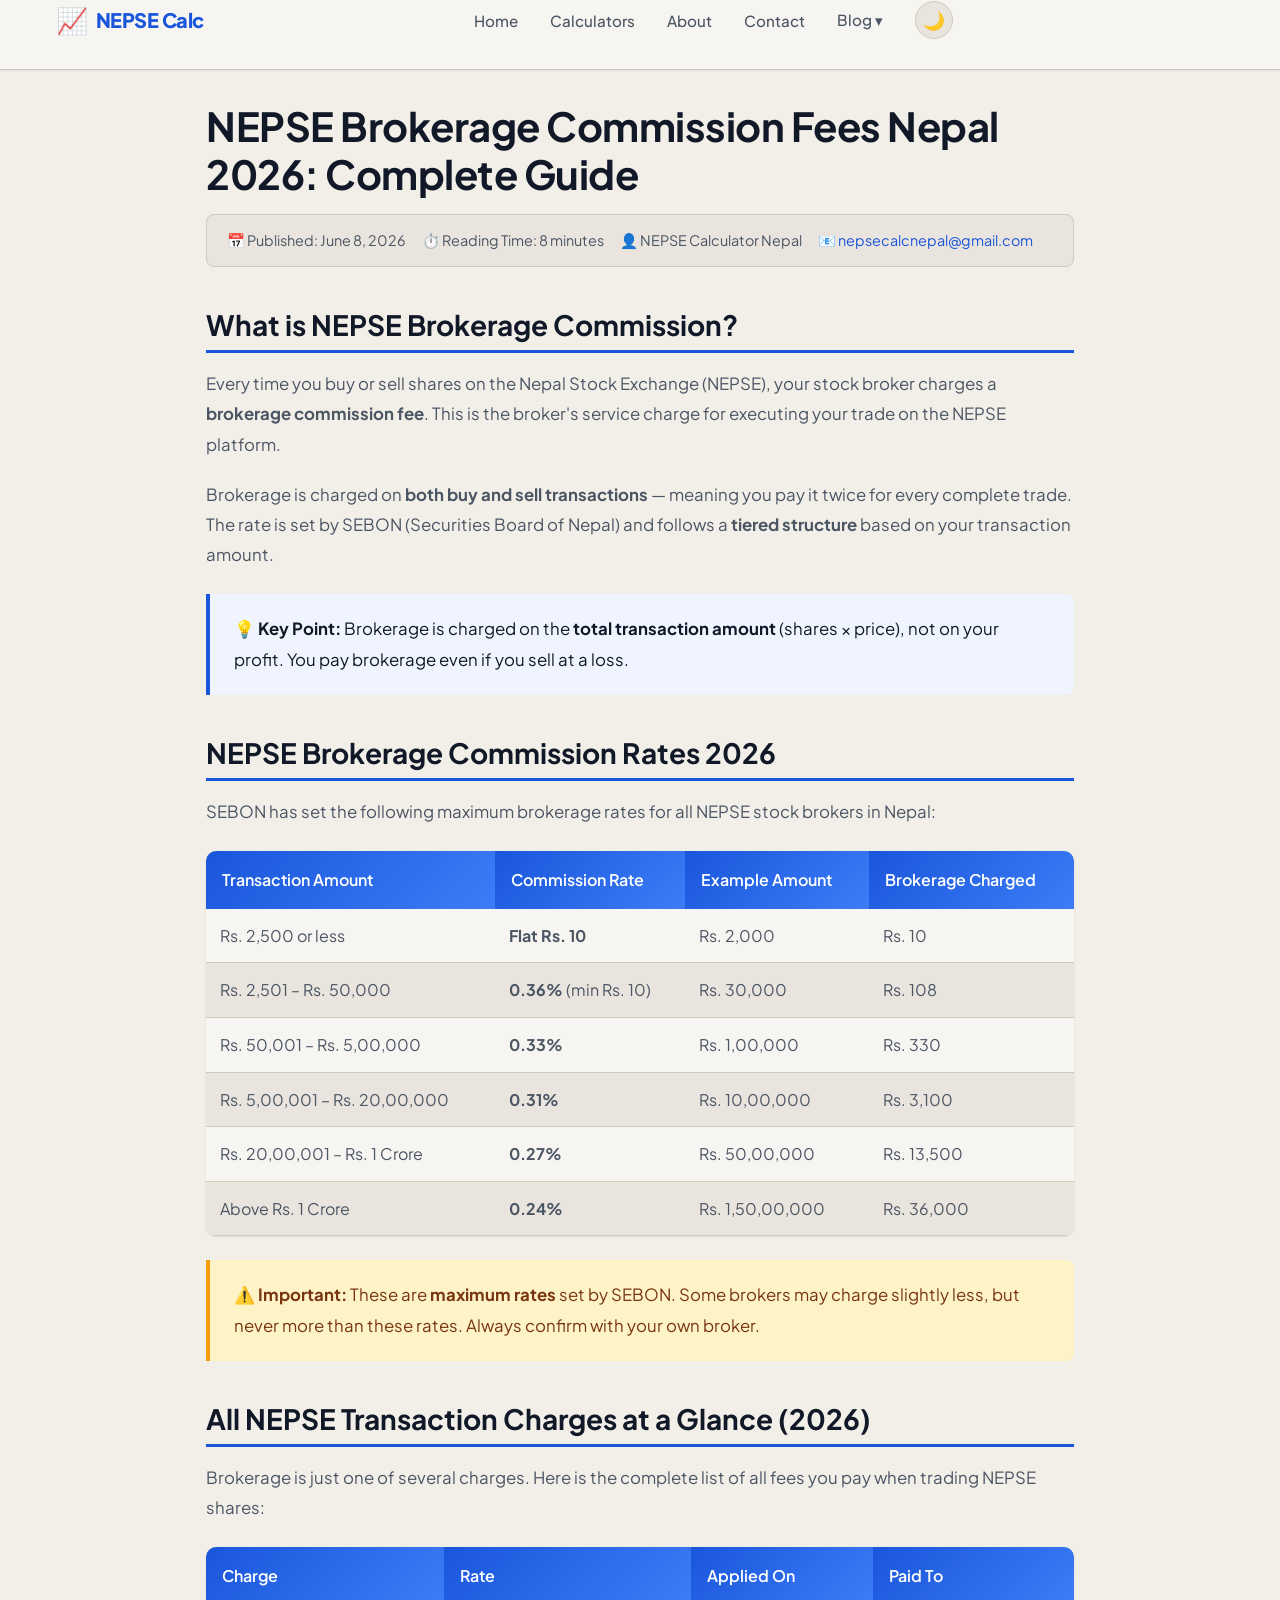
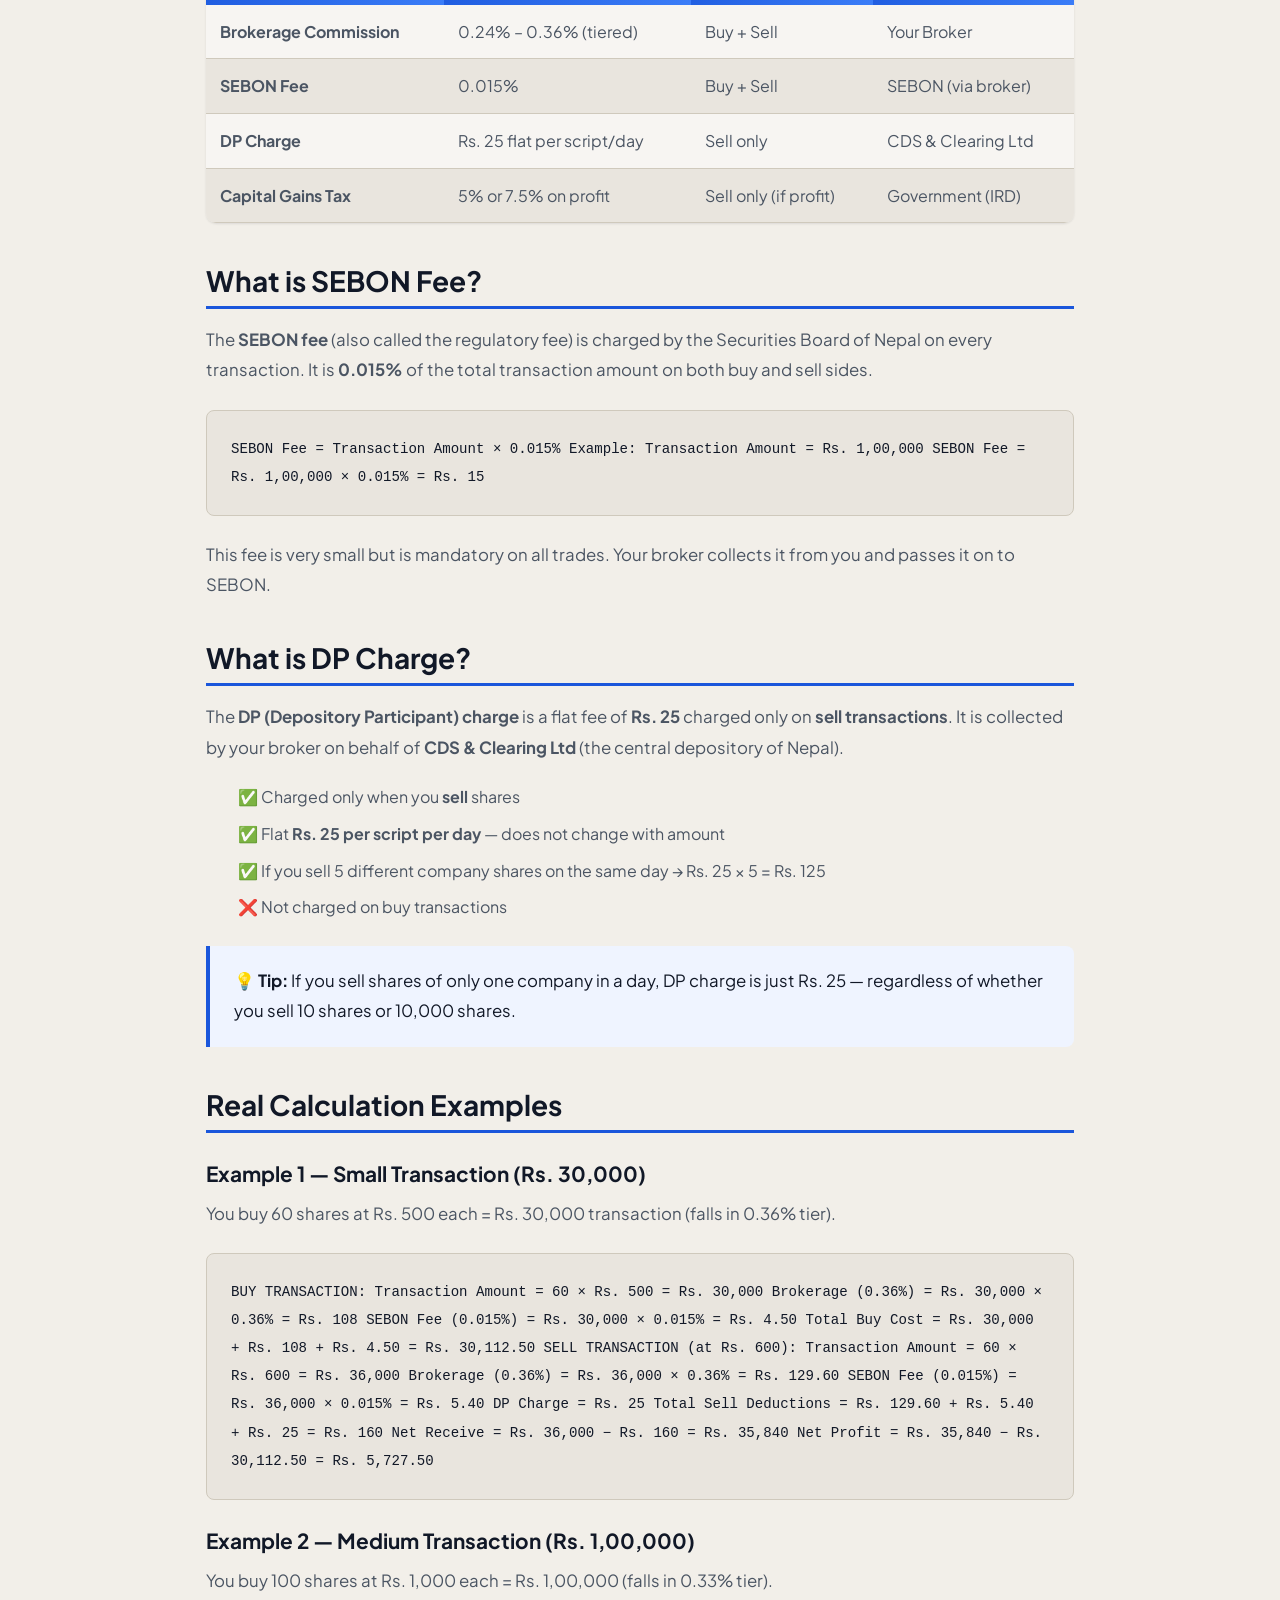
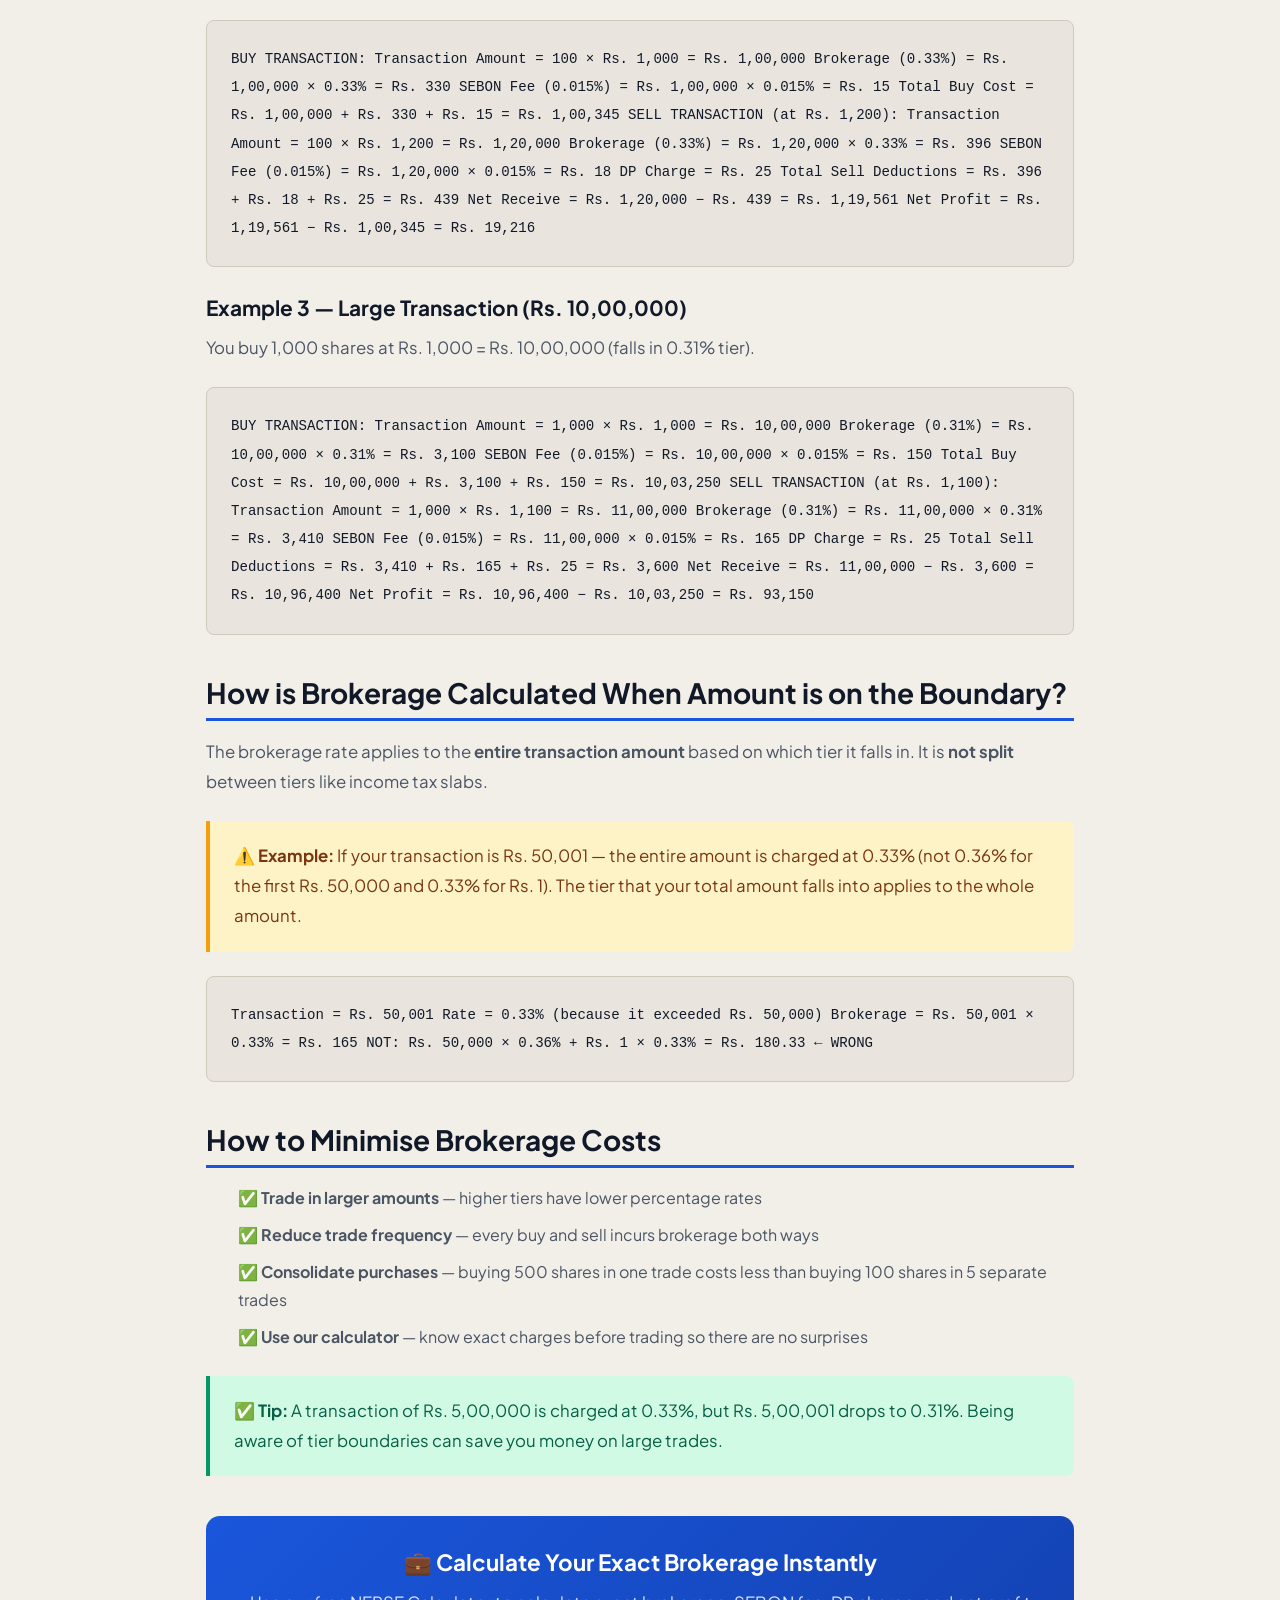
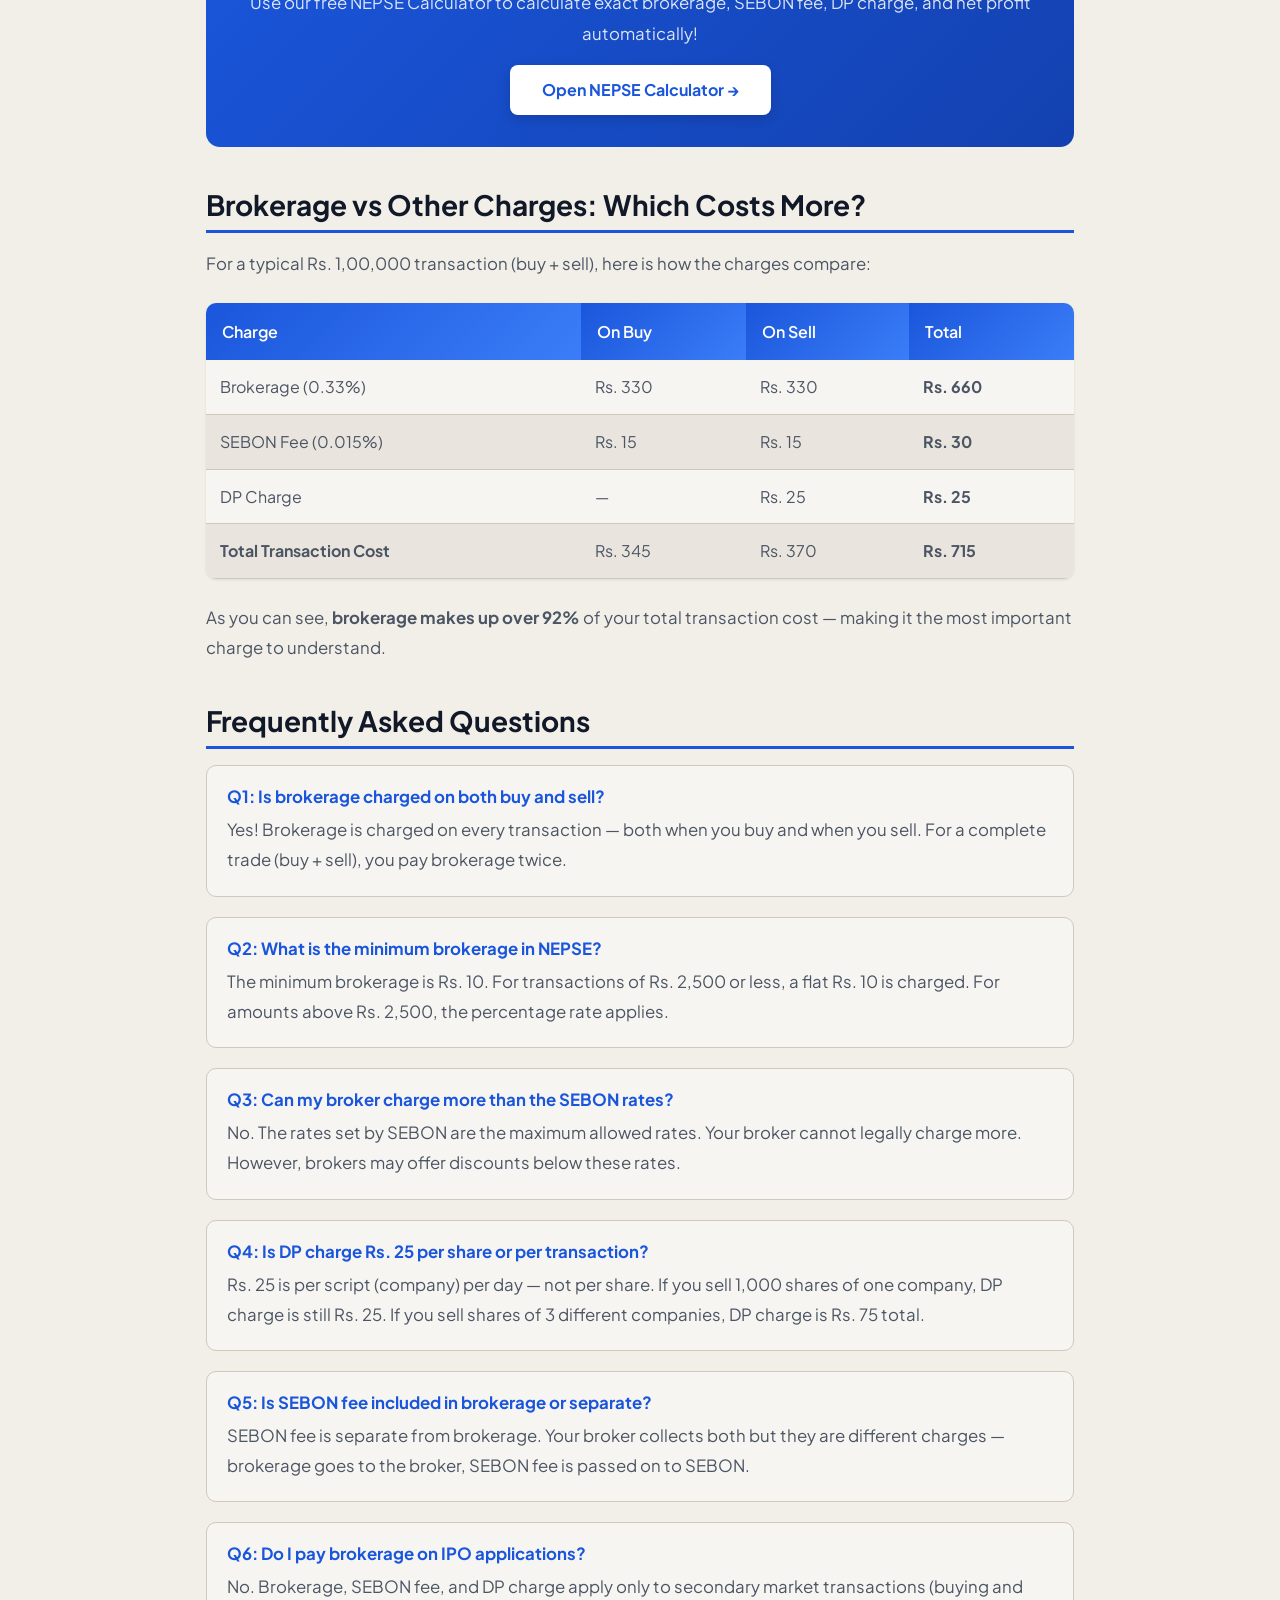
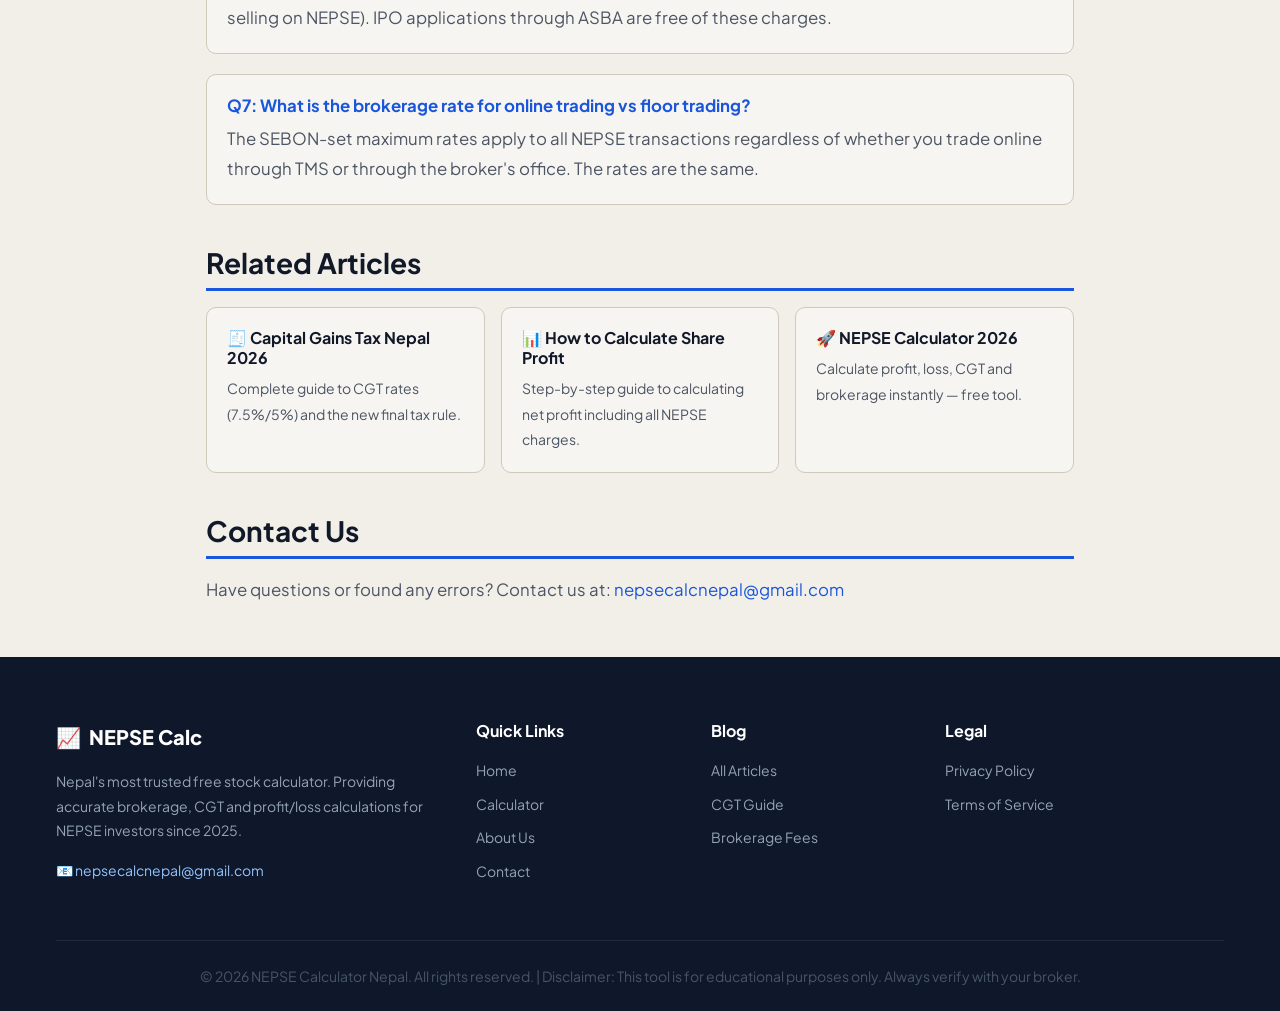
<file: pages/blog/nepse-brokerage-fees-2026.html>
<!DOCTYPE html>
<html lang="en-NP">
<head>
  <!-- Google tag (gtag.js) -->
  <script async src="https://www.googletagmanager.com/gtag/js?id=G-J6LPBHVBZK"></script>
  <script>
    window.dataLayer = window.dataLayer || [];
    function gtag(){dataLayer.push(arguments);}
    gtag('js', new Date());
    gtag('config', 'G-J6LPBHVBZK');
  </script>
  <meta charset="UTF-8">
  <meta name="viewport" content="width=device-width, initial-scale=1.0">
  <meta http-equiv="X-Content-Type-Options" content="nosniff">
  <meta http-equiv="X-Frame-Options" content="DENY">
  <meta http-equiv="Referrer-Policy" content="strict-origin-when-cross-origin">

  <!-- SEO META TAGS -->
  <title>NEPSE Brokerage Commission Fees Nepal 2026: Complete Guide (0.36% to 0.24%)</title>
  <meta name="description" content="Complete guide to NEPSE brokerage commission fees in Nepal 2026. Learn 0.36%, 0.33%, 0.31%, 0.27%, 0.24% rates, SEBON fee, DP charge, and real examples.">
  <meta name="keywords" content="nepse brokerage, share commission nepal, nepse fees 2026, SEBON fee, DP charge, broker commission nepal, nepse brokerage calculator">
  <meta name="author" content="NEPSE Calculator Nepal">
  <meta name="robots" content="index, follow">
  <link rel="canonical" href="https://nepse-calculator-nepal.netlify.app/pages/blog/nepse-brokerage-fees-2026.html">

  <!-- Open Graph -->
  <meta property="og:title" content="NEPSE Brokerage Commission Fees Nepal 2026: Complete Guide">
  <meta property="og:description" content="Learn all NEPSE brokerage tiers (0.36% to 0.24%), SEBON fee, DP charge with real calculation examples.">
  <meta property="og:type" content="article">
  <meta property="og:url" content="https://nepse-calculator-nepal.netlify.app/pages/blog/nepse-brokerage-fees-2026.html">
  <meta property="og:site_name" content="NEPSE Calculator Nepal">
  <meta property="og:locale" content="en_NP">

  <!-- Twitter Card -->
  <meta name="twitter:card" content="summary_large_image">
  <meta name="twitter:title" content="NEPSE Brokerage Commission Fees Nepal 2026">
  <meta name="twitter:description" content="Complete guide to all brokerage commission rates, SEBON fee, and DP charge for NEPSE shares.">

  <!-- Schema Markup -->
  <script type="application/ld+json">
  {
    "@context": "https://schema.org",
    "@type": "Article",
    "headline": "NEPSE Brokerage Commission Fees Nepal 2026: Complete Guide",
    "description": "Complete guide to NEPSE brokerage commission fees in Nepal 2026 including all tiers, SEBON fee, DP charge and real examples.",
    "author": {
      "@type": "Organization",
      "name": "NEPSE Calculator Nepal",
      "url": "https://nepse-calculator-nepal.netlify.app"
    },
    "publisher": {
      "@type": "Organization",
      "name": "NEPSE Calculator Nepal"
    },
    "datePublished": "2026-06-08",
    "dateModified": "2026-06-08",
    "mainEntityOfPage": {
      "@type": "WebPage",
      "@id": "https://nepse-calculator-nepal.netlify.app/pages/blog/nepse-brokerage-fees-2026.html"
    },
    "articleSection": "Finance",
    "inLanguage": "en-NP"
  }
  </script>

  <!-- CSS -->
  <link rel="stylesheet" href="/css/variables.css">
  <link rel="stylesheet" href="/css/style.css">
  <link rel="stylesheet" href="/css/responsive.css">

  <style>
    .blog-post { max-width: 900px; margin: 0 auto; padding: 2rem 1rem; }
    .blog-post h1 { font-size: 2.5rem; margin-bottom: 1rem; color: var(--color-text); line-height: 1.2; letter-spacing: -0.5px; }
    .blog-post h2 { font-size: 1.75rem; margin-top: 2.5rem; margin-bottom: 1rem; color: var(--color-text); border-bottom: 3px solid var(--color-primary); padding-bottom: 0.5rem; }
    .blog-post h3 { font-size: 1.3rem; margin-top: 1.75rem; margin-bottom: 0.75rem; color: var(--color-text); }
    .blog-post p { margin-bottom: 1.25rem; line-height: 1.8; color: var(--color-text-muted); font-size: 1.05rem; }
    .blog-post ul, .blog-post ol { margin-bottom: 1.25rem; padding-left: 2rem; color: var(--color-text-muted); }
    .blog-post li { margin-bottom: 0.5rem; line-height: 1.8; }
    .blog-post a { color: var(--color-primary); }
    .blog-post a:hover { color: var(--color-primary-dark); }
    .blog-post table { width: 100%; border-collapse: collapse; margin: 1.5rem 0; box-shadow: var(--shadow-sm); border-radius: var(--radius-md); overflow: hidden; }
    .blog-post th { background: linear-gradient(135deg, var(--color-primary), var(--color-primary-light)); color: #fff; padding: 1rem; text-align: left; font-weight: 600; }
    .blog-post td { padding: 0.875rem; border-bottom: 1px solid var(--color-border); color: var(--color-text-muted); background: var(--color-white); }
    .blog-post tr:nth-child(even) td { background: var(--color-bg-alt); }
    .highlight-box { background: var(--color-primary-50); border-left: 4px solid var(--color-primary); padding: 1.25rem 1.5rem; margin: 1.5rem 0; border-radius: 0 8px 8px 0; }
    .highlight-box p { margin: 0; color: var(--color-text); }
    .warning-box { background: #fef3c7; border-left: 4px solid #f59e0b; padding: 1.25rem 1.5rem; margin: 1.5rem 0; border-radius: 0 8px 8px 0; }
    .warning-box p { margin: 0; color: #78350f; }
    .success-box { background: var(--color-profit-light); border-left: 4px solid var(--color-profit); padding: 1.25rem 1.5rem; margin: 1.5rem 0; border-radius: 0 8px 8px 0; }
    .success-box p { margin: 0; color: #065f46; }
    .calculation-box { background: var(--color-bg-alt); border: 1px solid var(--color-border); padding: 1.5rem; margin: 1.5rem 0; border-radius: 8px; font-family: 'Courier New', monospace; color: var(--color-text); font-size: 0.88rem; line-height: 2; }
    .faq-item { margin-bottom: 1.25rem; padding: 1.25rem; background: var(--color-white); border: 1.5px solid var(--color-border); border-radius: 10px; transition: border-color 0.2s; }
    .faq-item:hover { border-color: var(--color-primary); }
    .faq-item h3 { font-size: 1.05rem; margin-top: 0; margin-bottom: 0.5rem; color: var(--color-primary); }
    .faq-item p { margin: 0; }
    .calculator-cta { background: linear-gradient(135deg, var(--color-primary) 0%, var(--color-primary-dark) 100%); color: white; padding: 2rem; border-radius: 14px; text-align: center; margin: 2.5rem 0; }
    .calculator-cta h3 { color: white; margin-top: 0; font-size: 1.4rem; }
    .calculator-cta p { color: rgba(255,255,255,0.85); margin-bottom: 0; }
    .calculator-cta a { background: #fff; color: var(--color-primary); padding: 12px 32px; text-decoration: none; border-radius: 8px; font-weight: 700; display: inline-block; margin-top: 1rem; transition: transform 0.2s, box-shadow 0.2s; box-shadow: 0 4px 12px rgba(0,0,0,0.15); }
    .calculator-cta a:hover { transform: translateY(-2px); box-shadow: 0 8px 20px rgba(0,0,0,0.2); color: var(--color-primary-dark); }
    .meta-info { color: var(--color-text-muted); font-size: 0.9rem; margin-bottom: 2rem; padding: 0.875rem 1.25rem; background: var(--color-bg-alt); border-radius: 8px; border: 1px solid var(--color-border); display: flex; flex-wrap: wrap; gap: 1rem; }
    .related-posts { display: grid; grid-template-columns: repeat(auto-fit, minmax(250px, 1fr)); gap: 1rem; margin-top: 1rem; }
    .related-post-card { background: var(--color-white); border: 1.5px solid var(--color-border); border-radius: 10px; padding: 1.25rem; transition: all 0.2s; text-decoration: none; display: block; }
    .related-post-card:hover { border-color: var(--color-primary); transform: translateY(-3px); box-shadow: var(--shadow-md); }
    .related-post-card h4 { color: var(--color-text); margin: 0 0 0.5rem; font-size: 1rem; }
    .related-post-card p { color: var(--color-text-muted); margin: 0; font-size: 0.875rem; }
    @media (max-width: 767px) {
      .blog-post h1 { font-size: 1.75rem; }
      .blog-post h2 { font-size: 1.4rem; }
      .calculation-box { font-size: 0.78rem; padding: 1rem; }
      .blog-post table { font-size: 0.85rem; }
      .blog-post th, .blog-post td { padding: 0.65rem; }
    }
  </style>
</head>
<body>

  <!-- NAVBAR -->
  <header class="header">
    <div class="container">
      <nav class="navbar" aria-label="Main navigation">
        <a href="/index.html" class="navbar__logo">
          <span class="navbar__logo-icon" aria-hidden="true">📈</span>
          <span>NEPSE Calc</span>
        </a>
        <ul class="navbar__menu" id="navbar-menu">
          <li><a href="/index.html" class="navbar__link">Home</a></li>
          <li><a href="/index.html#calculator" class="navbar__link">Calculators</a></li>
          <li><a href="/pages/about.html" class="navbar__link">About</a></li>
          <li><a href="/pages/contact.html" class="navbar__link">Contact</a></li>
          <li class="navbar__dropdown">
            <button class="navbar__dropdown-toggle">Blog ▾</button>
            <div class="navbar__dropdown-menu">
              <a href="/pages/blog/index.html">All Articles</a>
              <a href="/pages/blog/capital-gains-tax-nepal-2026.html">CGT Guide</a>
              <a href="/pages/blog/nepse-brokerage-fees-2026.html">Brokerage Fees</a>
            </div>
          </li>
          <li>
            <button class="theme-toggle" id="theme-toggle-desktop" aria-label="Toggle dark mode" title="Toggle theme">🌙</button>
          </li>
        </ul>
        <div style="display:flex;align-items:center;gap:10px;">
          <button class="theme-toggle" id="theme-toggle-mobile" aria-label="Toggle dark mode" title="Toggle theme" style="display:none;">🌙</button>
          <button class="navbar__toggle" aria-label="Toggle menu" aria-expanded="false">
            <span></span><span></span><span></span>
          </button>
        </div>
      </nav>
    </div>
  </header>

  <main>
    <article class="blog-post">

      <header>
        <h1>NEPSE Brokerage Commission Fees Nepal 2026: Complete Guide</h1>
        <div class="meta-info">
          <span>📅 Published: June 8, 2026</span>
          <span>⏱️ Reading Time: 8 minutes</span>
          <span>👤 NEPSE Calculator Nepal</span>
          <span>📧 <a href="mailto:nepsecalcnepal@gmail.com">nepsecalcnepal@gmail.com</a></span>
        </div>
      </header>

      <section>
        <h2>What is NEPSE Brokerage Commission?</h2>
        <p>Every time you buy or sell shares on the Nepal Stock Exchange (NEPSE), your stock broker charges a <strong>brokerage commission fee</strong>. This is the broker's service charge for executing your trade on the NEPSE platform.</p>
        <p>Brokerage is charged on <strong>both buy and sell transactions</strong> — meaning you pay it twice for every complete trade. The rate is set by SEBON (Securities Board of Nepal) and follows a <strong>tiered structure</strong> based on your transaction amount.</p>
        <div class="highlight-box">
          <p>💡 <strong>Key Point:</strong> Brokerage is charged on the <strong>total transaction amount</strong> (shares × price), not on your profit. You pay brokerage even if you sell at a loss.</p>
        </div>
      </section>

      <section>
        <h2>NEPSE Brokerage Commission Rates 2026</h2>
        <p>SEBON has set the following maximum brokerage rates for all NEPSE stock brokers in Nepal:</p>
        <table>
          <thead>
            <tr>
              <th>Transaction Amount</th>
              <th>Commission Rate</th>
              <th>Example Amount</th>
              <th>Brokerage Charged</th>
            </tr>
          </thead>
          <tbody>
            <tr>
              <td>Rs. 2,500 or less</td>
              <td><strong>Flat Rs. 10</strong></td>
              <td>Rs. 2,000</td>
              <td>Rs. 10</td>
            </tr>
            <tr>
              <td>Rs. 2,501 – Rs. 50,000</td>
              <td><strong>0.36%</strong> (min Rs. 10)</td>
              <td>Rs. 30,000</td>
              <td>Rs. 108</td>
            </tr>
            <tr>
              <td>Rs. 50,001 – Rs. 5,00,000</td>
              <td><strong>0.33%</strong></td>
              <td>Rs. 1,00,000</td>
              <td>Rs. 330</td>
            </tr>
            <tr>
              <td>Rs. 5,00,001 – Rs. 20,00,000</td>
              <td><strong>0.31%</strong></td>
              <td>Rs. 10,00,000</td>
              <td>Rs. 3,100</td>
            </tr>
            <tr>
              <td>Rs. 20,00,001 – Rs. 1 Crore</td>
              <td><strong>0.27%</strong></td>
              <td>Rs. 50,00,000</td>
              <td>Rs. 13,500</td>
            </tr>
            <tr>
              <td>Above Rs. 1 Crore</td>
              <td><strong>0.24%</strong></td>
              <td>Rs. 1,50,00,000</td>
              <td>Rs. 36,000</td>
            </tr>
          </tbody>
        </table>
        <div class="warning-box">
          <p>⚠️ <strong>Important:</strong> These are <strong>maximum rates</strong> set by SEBON. Some brokers may charge slightly less, but never more than these rates. Always confirm with your own broker.</p>
        </div>
      </section>

      <section>
        <h2>All NEPSE Transaction Charges at a Glance (2026)</h2>
        <p>Brokerage is just one of several charges. Here is the complete list of all fees you pay when trading NEPSE shares:</p>
        <table>
          <thead>
            <tr>
              <th>Charge</th>
              <th>Rate</th>
              <th>Applied On</th>
              <th>Paid To</th>
            </tr>
          </thead>
          <tbody>
            <tr>
              <td><strong>Brokerage Commission</strong></td>
              <td>0.24% – 0.36% (tiered)</td>
              <td>Buy + Sell</td>
              <td>Your Broker</td>
            </tr>
            <tr>
              <td><strong>SEBON Fee</strong></td>
              <td>0.015%</td>
              <td>Buy + Sell</td>
              <td>SEBON (via broker)</td>
            </tr>
            <tr>
              <td><strong>DP Charge</strong></td>
              <td>Rs. 25 flat per script/day</td>
              <td>Sell only</td>
              <td>CDS & Clearing Ltd</td>
            </tr>
            <tr>
              <td><strong>Capital Gains Tax</strong></td>
              <td>5% or 7.5% on profit</td>
              <td>Sell only (if profit)</td>
              <td>Government (IRD)</td>
            </tr>
          </tbody>
        </table>
      </section>

      <section>
        <h2>What is SEBON Fee?</h2>
        <p>The <strong>SEBON fee</strong> (also called the regulatory fee) is charged by the Securities Board of Nepal on every transaction. It is <strong>0.015%</strong> of the total transaction amount on both buy and sell sides.</p>
        <div class="calculation-box">
SEBON Fee = Transaction Amount × 0.015%

Example:
Transaction Amount = Rs. 1,00,000
SEBON Fee = Rs. 1,00,000 × 0.015% = Rs. 15
        </div>
        <p>This fee is very small but is mandatory on all trades. Your broker collects it from you and passes it on to SEBON.</p>
      </section>

      <section>
        <h2>What is DP Charge?</h2>
        <p>The <strong>DP (Depository Participant) charge</strong> is a flat fee of <strong>Rs. 25</strong> charged only on <strong>sell transactions</strong>. It is collected by your broker on behalf of <strong>CDS & Clearing Ltd</strong> (the central depository of Nepal).</p>
        <ul>
          <li>✅ Charged only when you <strong>sell</strong> shares</li>
          <li>✅ Flat <strong>Rs. 25 per script per day</strong> — does not change with amount</li>
          <li>✅ If you sell 5 different company shares on the same day → Rs. 25 × 5 = Rs. 125</li>
          <li>❌ Not charged on buy transactions</li>
        </ul>
        <div class="highlight-box">
          <p>💡 <strong>Tip:</strong> If you sell shares of only one company in a day, DP charge is just Rs. 25 — regardless of whether you sell 10 shares or 10,000 shares.</p>
        </div>
      </section>

      <section>
        <h2>Real Calculation Examples</h2>

        <h3>Example 1 — Small Transaction (Rs. 30,000)</h3>
        <p>You buy 60 shares at Rs. 500 each = Rs. 30,000 transaction (falls in 0.36% tier).</p>
        <div class="calculation-box">
BUY TRANSACTION:
Transaction Amount  = 60 × Rs. 500       = Rs. 30,000
Brokerage (0.36%)   = Rs. 30,000 × 0.36% = Rs. 108
SEBON Fee (0.015%)  = Rs. 30,000 × 0.015% = Rs. 4.50
Total Buy Cost      = Rs. 30,000 + Rs. 108 + Rs. 4.50 = Rs. 30,112.50

SELL TRANSACTION (at Rs. 600):
Transaction Amount  = 60 × Rs. 600       = Rs. 36,000
Brokerage (0.36%)   = Rs. 36,000 × 0.36% = Rs. 129.60
SEBON Fee (0.015%)  = Rs. 36,000 × 0.015% = Rs. 5.40
DP Charge           = Rs. 25
Total Sell Deductions = Rs. 129.60 + Rs. 5.40 + Rs. 25 = Rs. 160

Net Receive = Rs. 36,000 − Rs. 160 = Rs. 35,840
Net Profit  = Rs. 35,840 − Rs. 30,112.50 = Rs. 5,727.50
        </div>

        <h3>Example 2 — Medium Transaction (Rs. 1,00,000)</h3>
        <p>You buy 100 shares at Rs. 1,000 each = Rs. 1,00,000 (falls in 0.33% tier).</p>
        <div class="calculation-box">
BUY TRANSACTION:
Transaction Amount  = 100 × Rs. 1,000     = Rs. 1,00,000
Brokerage (0.33%)   = Rs. 1,00,000 × 0.33% = Rs. 330
SEBON Fee (0.015%)  = Rs. 1,00,000 × 0.015% = Rs. 15
Total Buy Cost      = Rs. 1,00,000 + Rs. 330 + Rs. 15 = Rs. 1,00,345

SELL TRANSACTION (at Rs. 1,200):
Transaction Amount  = 100 × Rs. 1,200     = Rs. 1,20,000
Brokerage (0.33%)   = Rs. 1,20,000 × 0.33% = Rs. 396
SEBON Fee (0.015%)  = Rs. 1,20,000 × 0.015% = Rs. 18
DP Charge           = Rs. 25
Total Sell Deductions = Rs. 396 + Rs. 18 + Rs. 25 = Rs. 439

Net Receive = Rs. 1,20,000 − Rs. 439 = Rs. 1,19,561
Net Profit  = Rs. 1,19,561 − Rs. 1,00,345 = Rs. 19,216
        </div>

        <h3>Example 3 — Large Transaction (Rs. 10,00,000)</h3>
        <p>You buy 1,000 shares at Rs. 1,000 = Rs. 10,00,000 (falls in 0.31% tier).</p>
        <div class="calculation-box">
BUY TRANSACTION:
Transaction Amount  = 1,000 × Rs. 1,000   = Rs. 10,00,000
Brokerage (0.31%)   = Rs. 10,00,000 × 0.31% = Rs. 3,100
SEBON Fee (0.015%)  = Rs. 10,00,000 × 0.015% = Rs. 150
Total Buy Cost      = Rs. 10,00,000 + Rs. 3,100 + Rs. 150 = Rs. 10,03,250

SELL TRANSACTION (at Rs. 1,100):
Transaction Amount  = 1,000 × Rs. 1,100   = Rs. 11,00,000
Brokerage (0.31%)   = Rs. 11,00,000 × 0.31% = Rs. 3,410
SEBON Fee (0.015%)  = Rs. 11,00,000 × 0.015% = Rs. 165
DP Charge           = Rs. 25
Total Sell Deductions = Rs. 3,410 + Rs. 165 + Rs. 25 = Rs. 3,600

Net Receive = Rs. 11,00,000 − Rs. 3,600 = Rs. 10,96,400
Net Profit  = Rs. 10,96,400 − Rs. 10,03,250 = Rs. 93,150
        </div>
      </section>

      <section>
        <h2>How is Brokerage Calculated When Amount is on the Boundary?</h2>
        <p>The brokerage rate applies to the <strong>entire transaction amount</strong> based on which tier it falls in. It is <strong>not split</strong> between tiers like income tax slabs.</p>
        <div class="warning-box">
          <p>⚠️ <strong>Example:</strong> If your transaction is Rs. 50,001 — the entire amount is charged at 0.33% (not 0.36% for the first Rs. 50,000 and 0.33% for Rs. 1). The tier that your total amount falls into applies to the whole amount.</p>
        </div>
        <div class="calculation-box">
Transaction = Rs. 50,001
Rate = 0.33% (because it exceeded Rs. 50,000)
Brokerage = Rs. 50,001 × 0.33% = Rs. 165

NOT:
Rs. 50,000 × 0.36% + Rs. 1 × 0.33% = Rs. 180.33  ← WRONG
        </div>
      </section>

      <section>
        <h2>How to Minimise Brokerage Costs</h2>
        <ul>
          <li>✅ <strong>Trade in larger amounts</strong> — higher tiers have lower percentage rates</li>
          <li>✅ <strong>Reduce trade frequency</strong> — every buy and sell incurs brokerage both ways</li>
          <li>✅ <strong>Consolidate purchases</strong> — buying 500 shares in one trade costs less than buying 100 shares in 5 separate trades</li>
          <li>✅ <strong>Use our calculator</strong> — know exact charges before trading so there are no surprises</li>
        </ul>
        <div class="success-box">
          <p>✅ <strong>Tip:</strong> A transaction of Rs. 5,00,000 is charged at 0.33%, but Rs. 5,00,001 drops to 0.31%. Being aware of tier boundaries can save you money on large trades.</p>
        </div>
      </section>

      <div class="calculator-cta">
        <h3>💼 Calculate Your Exact Brokerage Instantly</h3>
        <p>Use our free NEPSE Calculator to calculate exact brokerage, SEBON fee, DP charge, and net profit automatically!</p>
        <a href="/index.html#calculator">Open NEPSE Calculator →</a>
      </div>

      <section>
        <h2>Brokerage vs Other Charges: Which Costs More?</h2>
        <p>For a typical Rs. 1,00,000 transaction (buy + sell), here is how the charges compare:</p>
        <table>
          <thead>
            <tr>
              <th>Charge</th>
              <th>On Buy</th>
              <th>On Sell</th>
              <th>Total</th>
            </tr>
          </thead>
          <tbody>
            <tr>
              <td>Brokerage (0.33%)</td>
              <td>Rs. 330</td>
              <td>Rs. 330</td>
              <td><strong>Rs. 660</strong></td>
            </tr>
            <tr>
              <td>SEBON Fee (0.015%)</td>
              <td>Rs. 15</td>
              <td>Rs. 15</td>
              <td><strong>Rs. 30</strong></td>
            </tr>
            <tr>
              <td>DP Charge</td>
              <td>—</td>
              <td>Rs. 25</td>
              <td><strong>Rs. 25</strong></td>
            </tr>
            <tr>
              <td><strong>Total Transaction Cost</strong></td>
              <td>Rs. 345</td>
              <td>Rs. 370</td>
              <td><strong>Rs. 715</strong></td>
            </tr>
          </tbody>
        </table>
        <p>As you can see, <strong>brokerage makes up over 92%</strong> of your total transaction cost — making it the most important charge to understand.</p>
      </section>

      <section>
        <h2>Frequently Asked Questions</h2>

        <div class="faq-item">
          <h3>Q1: Is brokerage charged on both buy and sell?</h3>
          <p>Yes! Brokerage is charged on every transaction — both when you buy and when you sell. For a complete trade (buy + sell), you pay brokerage twice.</p>
        </div>
        <div class="faq-item">
          <h3>Q2: What is the minimum brokerage in NEPSE?</h3>
          <p>The minimum brokerage is Rs. 10. For transactions of Rs. 2,500 or less, a flat Rs. 10 is charged. For amounts above Rs. 2,500, the percentage rate applies.</p>
        </div>
        <div class="faq-item">
          <h3>Q3: Can my broker charge more than the SEBON rates?</h3>
          <p>No. The rates set by SEBON are the maximum allowed rates. Your broker cannot legally charge more. However, brokers may offer discounts below these rates.</p>
        </div>
        <div class="faq-item">
          <h3>Q4: Is DP charge Rs. 25 per share or per transaction?</h3>
          <p>Rs. 25 is per script (company) per day — not per share. If you sell 1,000 shares of one company, DP charge is still Rs. 25. If you sell shares of 3 different companies, DP charge is Rs. 75 total.</p>
        </div>
        <div class="faq-item">
          <h3>Q5: Is SEBON fee included in brokerage or separate?</h3>
          <p>SEBON fee is separate from brokerage. Your broker collects both but they are different charges — brokerage goes to the broker, SEBON fee is passed on to SEBON.</p>
        </div>
        <div class="faq-item">
          <h3>Q6: Do I pay brokerage on IPO applications?</h3>
          <p>No. Brokerage, SEBON fee, and DP charge apply only to secondary market transactions (buying and selling on NEPSE). IPO applications through ASBA are free of these charges.</p>
        </div>
        <div class="faq-item">
          <h3>Q7: What is the brokerage rate for online trading vs floor trading?</h3>
          <p>The SEBON-set maximum rates apply to all NEPSE transactions regardless of whether you trade online through TMS or through the broker's office. The rates are the same.</p>
        </div>
      </section>

      <section>
        <h2>Related Articles</h2>
        <div class="related-posts">
          <a href="/pages/blog/capital-gains-tax-nepal-2026.html" class="related-post-card">
            <h4>🧾 Capital Gains Tax Nepal 2026</h4>
            <p>Complete guide to CGT rates (7.5%/5%) and the new final tax rule.</p>
          </a>
          <a href="/pages/blog/how-to-calculate-share-profit-nepal.html" class="related-post-card">
            <h4>📊 How to Calculate Share Profit</h4>
            <p>Step-by-step guide to calculating net profit including all NEPSE charges.</p>
          </a>
          <a href="/index.html#calculator" class="related-post-card">
            <h4>🚀 NEPSE Calculator 2026</h4>
            <p>Calculate profit, loss, CGT and brokerage instantly — free tool.</p>
          </a>
        </div>
      </section>

      <section>
        <h2>Contact Us</h2>
        <p>Have questions or found any errors? Contact us at: <a href="mailto:nepsecalcnepal@gmail.com">nepsecalcnepal@gmail.com</a></p>
      </section>

    </article>
  </main>

  <!-- FOOTER -->
  <footer class="footer">
    <div class="container">
      <div class="footer__grid">
        <div>
          <div class="footer__brand"><span>📈</span> NEPSE Calc</div>
          <p class="footer__about">Nepal's most trusted free stock calculator. Providing accurate brokerage, CGT and profit/loss calculations for NEPSE investors since 2025.</p>
          <p style="font-size:0.875rem;color:#94a3b8;margin-top:0.5rem;">📧 <a href="mailto:nepsecalcnepal@gmail.com" style="color:#93c5fd;">nepsecalcnepal@gmail.com</a></p>
        </div>
        <div>
          <h4 class="footer__title">Quick Links</h4>
          <ul class="footer__links">
            <li><a href="/index.html">Home</a></li>
            <li><a href="/index.html#calculator">Calculator</a></li>
            <li><a href="/pages/about.html">About Us</a></li>
            <li><a href="/pages/contact.html">Contact</a></li>
          </ul>
        </div>
        <div>
          <h4 class="footer__title">Blog</h4>
          <ul class="footer__links">
            <li><a href="/pages/blog/index.html">All Articles</a></li>
            <li><a href="/pages/blog/capital-gains-tax-nepal-2026.html">CGT Guide</a></li>
            <li><a href="/pages/blog/nepse-brokerage-fees-2026.html">Brokerage Fees</a></li>
          </ul>
        </div>
        <div>
          <h4 class="footer__title">Legal</h4>
          <ul class="footer__links">
            <li><a href="/pages/privacy-policy.html">Privacy Policy</a></li>
            <li><a href="/pages/terms.html">Terms of Service</a></li>
          </ul>
        </div>
      </div>
      <div class="footer__bottom">
        © 2026 NEPSE Calculator Nepal. All rights reserved. |
        Disclaimer: This tool is for educational purposes only. Always verify with your broker.
      </div>
    </div>
  </footer>

  <!-- JS -->
  <script src="/js/utils.js"></script>
  <script src="/js/calculator.js"></script>
  <script src="/js/main.js"></script>

  <script>
    if (window.self !== window.top) { window.top.location = window.self.location; }
    (function() {
      const mobileBtn  = document.getElementById('theme-toggle-mobile');
      const desktopBtn = document.getElementById('theme-toggle-desktop');
      function syncToggles(isDark) {
        const icon = isDark ? '☀️' : '🌙';
        if (mobileBtn)  mobileBtn.textContent  = icon;
        if (desktopBtn) desktopBtn.textContent = icon;
      }
      function handleResize() {
        if (mobileBtn) mobileBtn.style.display = window.innerWidth < 768 ? 'flex' : 'none';
      }
      handleResize();
      window.addEventListener('resize', handleResize);
      if (mobileBtn) {
        mobileBtn.addEventListener('click', function() {
          document.documentElement.classList.toggle('dark');
          const isDark = document.documentElement.classList.contains('dark');
          syncToggles(isDark);
          try { localStorage.setItem('theme', isDark ? 'dark' : 'light'); } catch(e) {}
        });
      }
      try {
        const saved = localStorage.getItem('theme');
        if (saved === 'dark') { document.documentElement.classList.add('dark'); syncToggles(true); }
      } catch(e) {}
    })();
  </script>

</body>
</html>
</file>
<file: css/variables.css>
/* ==========================================================================
   CSS VARIABLES
   ========================================================================== */

@import url('https://fonts.googleapis.com/css2?family=Plus+Jakarta+Sans:wght@400;500;600;700;800&display=swap');

:root {
  --color-primary: #1a56db;
  --color-primary-dark: #1341b0;
  --color-primary-light: #3b7df8;
  --color-primary-50: #eff4ff;

  --color-accent: #0ea5e9;
  --color-accent-light: #e0f2fe;

  --color-profit: #059669;
  --color-profit-light: #d1fae5;
  --color-loss: #dc2626;
  --color-loss-light: #fee2e2;
  --color-warning: #d97706;
  --color-info: #0ea5e9;

  --color-white: #f7f5f2;
--color-bg: #f2efe9;
--color-bg-alt: #e9e5de;
--color-border: #cfc9bc;
  --color-text: #111827;
  --color-text-muted: #4b5563;
  --color-text-light: #9ca3af;

  --font-primary: 'Plus Jakarta Sans', -apple-system, BlinkMacSystemFont, sans-serif;
  --font-size-xs: 0.75rem;
  --font-size-sm: 0.875rem;
  --font-size-base: 1rem;
  --font-size-lg: 1.125rem;
  --font-size-xl: 1.25rem;
  --font-size-2xl: 1.5rem;
  --font-size-3xl: 1.875rem;
  --font-size-4xl: 2.25rem;
  --font-size-5xl: 3rem;

  --space-xs: 0.25rem;
  --space-sm: 0.5rem;
  --space-md: 1rem;
  --space-lg: 1.5rem;
  --space-xl: 2rem;
  --space-2xl: 3rem;
  --space-3xl: 4rem;

  --radius-sm: 6px;
  --radius-md: 10px;
  --radius-lg: 14px;
  --radius-xl: 20px;
  --radius-full: 9999px;

  --shadow-sm: 0 1px 3px rgba(17,24,39,0.06), 0 1px 2px rgba(17,24,39,0.04);
  --shadow-md: 0 4px 12px rgba(17,24,39,0.08), 0 2px 6px rgba(17,24,39,0.04);
  --shadow-lg: 0 10px 30px rgba(17,24,39,0.1), 0 4px 10px rgba(17,24,39,0.05);
  --shadow-xl: 0 20px 50px rgba(17,24,39,0.12);
  --shadow-blue: 0 8px 24px rgba(26,86,219,0.2);

  --transition-fast: 0.15s cubic-bezier(0.4,0,0.2,1);
  --transition-base: 0.25s cubic-bezier(0.4,0,0.2,1);
  --transition-slow: 0.4s cubic-bezier(0.4,0,0.2,1);

  --container-max: 1200px;
  --header-height: 70px;
}

html.dark {
  --color-white: #111827;
  --color-bg: #0f172a;
  --color-bg-alt: #1e293b;
  --color-border: #334155;
  --color-text: #f1f5f9;
  --color-text-muted: #94a3b8;
  --color-text-light: #475569;
  --color-primary-50: #1e293b;
  --shadow-sm: 0 1px 3px rgba(0,0,0,0.3);
  --shadow-md: 0 4px 12px rgba(0,0,0,0.35);
  --shadow-lg: 0 10px 30px rgba(0,0,0,0.4);
  --shadow-xl: 0 20px 50px rgba(0,0,0,0.5);
}
</file>
<file: css/style.css>
/* ==========================================================================
   NEPSE Calculator — Main Stylesheet
   ========================================================================== */

*, *::before, *::after { box-sizing: border-box; margin: 0; padding: 0; }
html { scroll-behavior: smooth; -webkit-text-size-adjust: 100%; }

body {
  font-family: var(--font-primary);
  font-size: var(--font-size-base);
  line-height: 1.6;
  color: var(--color-text);
  background-color: var(--color-bg);
  -webkit-font-smoothing: antialiased;
}

img { max-width: 100%; height: auto; display: block; }
a { color: var(--color-primary); text-decoration: none; transition: color var(--transition-base); }
a:hover { color: var(--color-primary-dark); }
button { font-family: inherit; cursor: pointer; border: none; background: none; }
input, select, textarea { font-family: inherit; font-size: inherit; }
ul { list-style: none; }

.container { max-width: var(--container-max); margin: 0 auto; padding: 0 var(--space-md); }

h1,h2,h3,h4,h5,h6 { font-weight: 700; line-height: 1.25; color: var(--color-text); }
h1 { font-size: var(--font-size-4xl); }
h2 { font-size: var(--font-size-3xl); }
h3 { font-size: var(--font-size-2xl); }
h4 { font-size: var(--font-size-xl); }

.section-title { text-align: center; margin-bottom: var(--space-sm); font-weight: 800; letter-spacing: -0.5px; }
.section-subtitle { text-align: center; color: var(--color-text-muted); margin-bottom: var(--space-2xl); font-size: var(--font-size-lg); }

/* ===== BUTTONS ===== */
.btn {
  display: inline-flex; align-items: center; justify-content: center;
  gap: var(--space-sm); padding: 0.75rem 1.5rem;
  font-size: var(--font-size-base); font-weight: 600;
  border-radius: var(--radius-md); transition: all var(--transition-base);
  cursor: pointer; border: 2px solid transparent; white-space: nowrap;
}
.btn--primary {
  background: linear-gradient(135deg, var(--color-primary) 0%, var(--color-primary-light) 100%);
  color: #fff;
  box-shadow: var(--shadow-blue);
}
.btn--primary:hover {
  transform: translateY(-2px);
  box-shadow: 0 12px 28px rgba(26,86,219,0.3);
  color: #fff;
}
.btn--secondary {
  background: transparent; color: var(--color-primary);
  border-color: var(--color-primary);
}
.btn--secondary:hover {
  background: var(--color-primary-50);
  color: var(--color-primary-dark);
}
.btn--ghost {
  background: var(--color-bg-alt); color: var(--color-text-muted);
  border: 1px solid var(--color-border);
}
.btn--ghost:hover { background: var(--color-border); color: var(--color-text); }
.btn--lg { padding: 1rem 2rem; font-size: var(--font-size-lg); border-radius: var(--radius-lg); }
.btn--block { width: 100%; }

/* ===== HEADER ===== */
.header {
  position: sticky; top: 0; z-index: 1000;
 background: rgba(247,245,242,0.95);
  backdrop-filter: blur(16px);
  -webkit-backdrop-filter: blur(16px);
  border-bottom: 1px solid var(--color-border);
  height: var(--header-height);
  box-shadow: 0 1px 0 rgba(17,24,39,0.06);
}
.navbar { display: flex; align-items: center; justify-content: space-between; height: 100%; }
.navbar__logo {
  display: flex; align-items: center; gap: var(--space-sm);
  font-size: var(--font-size-xl); font-weight: 800;
  color: var(--color-primary); letter-spacing: -0.5px;
}
.navbar__logo-icon { font-size: 1.6rem; }
.navbar__menu { display: flex; align-items: center; gap: var(--space-xl); }
.navbar__link {
  color: var(--color-text-muted); font-weight: 500;
  font-size: 0.95rem; position: relative; padding: var(--space-sm) 0;
  transition: color var(--transition-base);
}
.navbar__link:hover, .navbar__link--active { color: var(--color-primary); }
.navbar__link--active::after {
  content: ''; position: absolute; bottom: -2px; left: 0; right: 0;
  height: 2px; background: var(--color-primary); border-radius: 2px;
}
.navbar__dropdown { position: relative; }
.navbar__dropdown-toggle {
  display: flex; align-items: center; gap: 4px;
  color: var(--color-text-muted); font-weight: 500;
  font-size: 0.95rem; background: none;
  transition: color var(--transition-base);
}
.navbar__dropdown-toggle:hover { color: var(--color-primary); }
.navbar__dropdown-menu {
  position: absolute; top: calc(100% + 12px); left: 0;
  background: var(--color-white); border: 1px solid var(--color-border);
  border-radius: var(--radius-lg); box-shadow: var(--shadow-lg);
  min-width: 200px; padding: var(--space-sm);
  opacity: 0; visibility: hidden; transform: translateY(-8px);
  transition: all var(--transition-base);
}
.navbar__dropdown:hover .navbar__dropdown-menu { opacity: 1; visibility: visible; transform: translateY(0); }
.navbar__dropdown-menu a {
  display: block; padding: var(--space-sm) var(--space-md);
  color: var(--color-text-muted); border-radius: var(--radius-md);
  font-size: var(--font-size-sm); font-weight: 500;
  transition: all var(--transition-fast);
}
.navbar__dropdown-menu a:hover { background: var(--color-primary-50); color: var(--color-primary); }
.navbar__toggle { display: none; flex-direction: column; gap: 5px; padding: var(--space-sm); }
.navbar__toggle span { width: 24px; height: 2.5px; background: var(--color-text); border-radius: 2px; transition: all var(--transition-base); }
.navbar__toggle.active span:nth-child(1) { transform: translateY(7.5px) rotate(45deg); }
.navbar__toggle.active span:nth-child(2) { opacity: 0; }
.navbar__toggle.active span:nth-child(3) { transform: translateY(-7.5px) rotate(-45deg); }
.theme-toggle {
  background: var(--color-bg-alt); width: 38px; height: 38px;
  border-radius: var(--radius-full); display: flex; align-items: center;
  justify-content: center; font-size: 1.1rem;
  border: 1px solid var(--color-border);
  transition: all var(--transition-base);
}
.theme-toggle:hover { background: var(--color-primary-50); border-color: var(--color-primary); }

/* ===== HERO ===== */
.hero {
  background: linear-gradient(160deg, #1a56db 0%, #1341b0 45%, #0c2d80 100%);
  color: #fff;
  padding: var(--space-3xl) 0 calc(var(--space-3xl) + 60px);
  position: relative; overflow: hidden;
 
}
.hero::before {
  content: '';
  position: absolute; inset: 0;
  background:
    radial-gradient(ellipse 70% 80% at 80% 10%, rgba(14,165,233,0.25) 0%, transparent 60%),
    radial-gradient(ellipse 50% 60% at 10% 90%, rgba(99,102,241,0.2) 0%, transparent 55%);
  pointer-events: none;
}
.hero::after {
  content: '';
  position: absolute; inset: 0;
  background-image:
    linear-gradient(rgba(255,255,255,0.04) 1px, transparent 1px),
    linear-gradient(90deg, rgba(255,255,255,0.04) 1px, transparent 1px);
  background-size: 50px 50px;
  pointer-events: none;
}
.hero__content { position: relative; z-index: 2; text-align: center; max-width: 780px; margin: 0 auto; }
.hero__badge {
  display: inline-flex; align-items: center; gap: 6px;
  background: rgba(255,255,255,0.12);
  border: 1px solid rgba(255,255,255,0.2);
  backdrop-filter: blur(8px);
  padding: 0.4rem 1.1rem; border-radius: var(--radius-full);
  font-size: var(--font-size-sm); font-weight: 600;
  margin-bottom: var(--space-lg); color: rgba(255,255,255,0.95);
  animation: fadeInDown 0.6s ease both;
}
.hero__title {
  color: #fff; font-size: var(--font-size-5xl);
  margin-bottom: var(--space-md); font-weight: 800;
  line-height: 1.1; letter-spacing: -1.5px;
  animation: fadeInUp 0.7s ease 0.1s both;
}
.hero__title span { 
  background: linear-gradient(135deg, #93c5fd, #67e8f9);
  -webkit-background-clip: text; -webkit-text-fill-color: transparent;
  background-clip: text;
}
.hero__subtitle {
  font-size: 1.15rem; margin-bottom: var(--space-xl);
  color: rgba(255,255,255,0.8); font-weight: 400; line-height: 1.7;
  animation: fadeInUp 0.7s ease 0.2s both;
}
.hero__cta { display: flex; gap: var(--space-md); justify-content: center; flex-wrap: wrap; animation: fadeInUp 0.7s ease 0.3s both; }
.hero__cta .btn--primary {
  background: #fff; color: var(--color-primary);
  box-shadow: 0 8px 24px rgba(0,0,0,0.2);
}
.hero__cta .btn--primary:hover { background: #f0f4ff; transform: translateY(-3px); box-shadow: 0 12px 32px rgba(0,0,0,0.25); color: var(--color-primary-dark); }
.hero__cta .btn--secondary { border-color: rgba(255,255,255,0.4); color: #fff; background: rgba(255,255,255,0.08); backdrop-filter: blur(8px); }
.hero__cta .btn--secondary:hover { background: rgba(255,255,255,0.18); border-color: rgba(255,255,255,0.7); color: #fff; transform: translateY(-3px); }
.hero__stats {
  display: grid; grid-template-columns: repeat(3,1fr); gap: var(--space-lg);
  max-width: 500px; margin: var(--space-2xl) auto 0;
  padding-top: var(--space-xl); border-top: 1px solid rgba(255,255,255,0.15);
  animation: fadeInUp 0.7s ease 0.4s both;
}
.hero__stat-num { font-size: var(--font-size-3xl); font-weight: 800; display: block; letter-spacing: -1px; }
.hero__stat-label { font-size: var(--font-size-sm); color: rgba(255,255,255,0.7); }

/* ===== SECTIONS ===== */
.section { padding: var(--space-3xl) 0; }
.section--alt { background: var(--color-white); }

/* ===== CALCULATOR ===== */
.calculator {
  background: var(--color-white);
  border-radius: var(--radius-xl);
  box-shadow: var(--shadow-xl);
  overflow: hidden;
  margin-top: -60px;
  position: relative; z-index: 5;
  border: 1px solid var(--color-border);
}
.calculator__tabs {
  display: flex;
  background: var(--color-bg-alt);
  border-bottom: 1px solid var(--color-border);
  overflow-x: auto;
}
.calculator__tab {
  flex: 1; min-width: 140px;
  padding: var(--space-md) var(--space-lg);
  background: none; font-weight: 600; font-size: var(--font-size-sm);
  color: var(--color-text-muted);
  transition: all var(--transition-base);
  border-bottom: 3px solid transparent;
  white-space: nowrap;
}
.calculator__tab:hover { color: var(--color-primary); background: var(--color-primary-50); }
.calculator__tab--active {
  color: var(--color-primary); background: var(--color-white);
  border-bottom-color: var(--color-primary);
}
.calculator__panel { display: none; padding: var(--space-2xl); }
.calculator__panel--active { display: block; animation: fadeIn 0.35s ease; }
.calculator__grid { display: grid; grid-template-columns: 1fr 1fr; gap: var(--space-2xl); }

.calc-form__group { margin-bottom: var(--space-md); }
.calc-form__label {
  display: block; font-weight: 600; font-size: 0.8rem;
  margin-bottom: var(--space-xs); color: var(--color-text-muted);
  text-transform: uppercase; letter-spacing: 0.05em;
}
.calc-form__hint { display: block; font-size: var(--font-size-xs); color: var(--color-text-light); margin-top: 4px; }
.calc-form__input, .calc-form__select {
  width: 100%; padding: 0.8rem 1rem;
  border: 1.5px solid var(--color-border);
  border-radius: var(--radius-md);
  background: var(--color-bg);
  color: var(--color-text);
  transition: all var(--transition-base);
  font-weight: 500;
}
.calc-form__input:focus, .calc-form__select:focus {
  outline: none; border-color: var(--color-primary);
  background: var(--color-white);
  box-shadow: 0 0 0 3px rgba(26,86,219,0.1);
}
.calc-form__input:hover, .calc-form__select:hover { border-color: #a5b4fc; }
.calc-form__input--error { border-color: var(--color-loss) !important; }
.calc-form__error { color: var(--color-loss); font-size: var(--font-size-xs); margin-top: 4px; display: none; }
.calc-form__error--visible { display: block; }
.calc-form__actions { display: flex; gap: var(--space-sm); margin-top: var(--space-lg); }
.calc-form__row { display: grid; grid-template-columns: 1fr 1fr; gap: var(--space-md); }

/* Results */
.results {
  background: var(--color-bg);
  border-radius: var(--radius-lg);
  padding: var(--space-lg);
  border: 1.5px solid var(--color-border);
}
.results__title {
  font-size: var(--font-size-lg); margin-bottom: var(--space-md);
  padding-bottom: var(--space-sm); border-bottom: 2px solid var(--color-border);
  font-weight: 700;
}
.results__group { margin-bottom: var(--space-md); }
.results__group-title {
  font-size: 0.7rem; font-weight: 700;
  color: var(--color-primary); text-transform: uppercase;
  letter-spacing: 0.08em; margin-bottom: var(--space-sm);
  display: flex; align-items: center; gap: 6px;
}
.results__group-title::after {
  content: ''; flex: 1; height: 1px; background: var(--color-border);
}
.results__row {
  display: flex; justify-content: space-between; align-items: center;
  padding: 0.45rem 0; border-bottom: 1px dashed var(--color-border);
  font-size: var(--font-size-sm);
}
.results__row:last-child { border-bottom: none; }
.results__label { color: var(--color-text-muted); }
.results__value { font-weight: 600; color: var(--color-text); font-variant-numeric: tabular-nums; }
.results__highlight {
  background: var(--color-white); border-radius: var(--radius-md);
  padding: var(--space-md); margin-top: var(--space-md);
  border: 2px solid var(--color-border);
}
.results__highlight--profit {
  border-color: var(--color-profit);
  background: var(--color-profit-light);
}
.results__highlight--loss {
  border-color: var(--color-loss);
  background: var(--color-loss-light);
}
.results__highlight-label { font-size: var(--font-size-sm); color: var(--color-text-muted); margin-bottom: 4px; font-weight: 500; }
.results__highlight-value {
  font-size: var(--font-size-2xl); font-weight: 800;
  display: flex; align-items: center; gap: var(--space-sm);
}
.results__highlight--profit .results__highlight-value { color: var(--color-profit); }
.results__highlight--loss .results__highlight-value { color: var(--color-loss); }
.results__pct {
  font-size: var(--font-size-base); font-weight: 600;
  padding: 2px 10px; border-radius: var(--radius-full);
  background: rgba(255,255,255,0.6);
}
.results__placeholder { text-align: center; padding: var(--space-2xl); color: var(--color-text-muted); }
.results__placeholder-icon { font-size: 3rem; margin-bottom: var(--space-md); opacity: 0.35; }

/* ===== FEATURES ===== */
.features { display: grid; grid-template-columns: repeat(auto-fit, minmax(240px,1fr)); gap: var(--space-lg); }
.feature-card {
  background: var(--color-white); border-radius: var(--radius-lg);
  padding: var(--space-xl); text-align: center;
  border: 1.5px solid var(--color-border);
  transition: all var(--transition-base);
  position: relative; overflow: hidden;
}
.feature-card::before {
  content: ''; position: absolute; top: 0; left: 0; right: 0; height: 3px;
  background: linear-gradient(90deg, var(--color-primary), var(--color-accent));
  opacity: 0; transition: opacity var(--transition-base);
}
.feature-card:hover { transform: translateY(-6px); box-shadow: var(--shadow-lg); border-color: #c7d7fd; }
.feature-card:hover::before { opacity: 1; }
.feature-card__icon {
  width: 64px; height: 64px; margin: 0 auto var(--space-md);
  background: linear-gradient(135deg, var(--color-primary-50), #dbeafe);
  border-radius: var(--radius-lg);
  display: flex; align-items: center; justify-content: center;
  font-size: 1.8rem;
  border: 1px solid #bfdbfe;
}
.feature-card__title { font-size: var(--font-size-lg); margin-bottom: var(--space-sm); font-weight: 700; }
.feature-card__desc { color: var(--color-text-muted); font-size: var(--font-size-sm); line-height: 1.65; }

/* ===== STEPS ===== */
.steps { display: grid; grid-template-columns: repeat(auto-fit, minmax(240px,1fr)); gap: var(--space-xl); position: relative; }
.steps::before {
  content: '';
  position: absolute; top: 30px; left: 15%; right: 15%; height: 2px;
  background: linear-gradient(90deg, var(--color-primary), var(--color-accent));
  opacity: 0.2;
}
.step { text-align: center; position: relative; }
.step__num {
  width: 60px; height: 60px; margin: 0 auto var(--space-md);
  background: linear-gradient(135deg, var(--color-primary), var(--color-primary-light));
  color: #fff; border-radius: var(--radius-full);
  display: flex; align-items: center; justify-content: center;
  font-size: var(--font-size-2xl); font-weight: 800;
  box-shadow: var(--shadow-blue);
  position: relative; z-index: 1;
}
.step__title { margin-bottom: var(--space-sm); font-weight: 700; }
.step__desc { color: var(--color-text-muted); font-size: var(--font-size-sm); }

/* ===== NEWS ===== */
.news-grid { display: grid; grid-template-columns: repeat(auto-fit, minmax(280px,1fr)); gap: var(--space-lg); }
.news-card {
  background: var(--color-white); border-radius: var(--radius-lg);
  overflow: hidden; border: 1.5px solid var(--color-border);
  transition: all var(--transition-base);
}
.news-card:hover { transform: translateY(-5px); box-shadow: var(--shadow-lg); border-color: #c7d7fd; }
.news-card__image {
  height: 160px;
  background: linear-gradient(135deg, var(--color-primary), var(--color-accent));
  display: flex; align-items: center; justify-content: center;
  font-size: 3rem; color: #fff;
}
.news-card__body { padding: var(--space-lg); }
.news-card__date { font-size: var(--font-size-xs); color: var(--color-text-light); margin-bottom: var(--space-xs); text-transform: uppercase; letter-spacing: 0.05em; font-weight: 600; }
.news-card__title { font-size: var(--font-size-lg); margin-bottom: var(--space-sm); font-weight: 700; }
.news-card__excerpt { color: var(--color-text-muted); font-size: var(--font-size-sm); margin-bottom: var(--space-md); line-height: 1.65; }

/* ===== TESTIMONIALS ===== */
.testimonials { display: grid; grid-template-columns: repeat(auto-fit, minmax(280px,1fr)); gap: var(--space-lg); }
.testimonial {
  background: var(--color-white); border-radius: var(--radius-lg);
  padding: var(--space-xl); border: 1.5px solid var(--color-border);
  position: relative; transition: all var(--transition-base);
}
.testimonial:hover { box-shadow: var(--shadow-md); border-color: #c7d7fd; }
.testimonial::before {
  content: '"'; position: absolute; top: 12px; left: 20px;
  font-size: 5rem; color: var(--color-primary-50);
  font-family: Georgia, serif; line-height: 1; font-weight: 900;
}
.testimonial__text { font-style: italic; color: var(--color-text-muted); margin-bottom: var(--space-md); position: relative; z-index: 1; line-height: 1.7; }
.testimonial__author { display: flex; align-items: center; gap: var(--space-sm); }
.testimonial__avatar {
  width: 46px; height: 46px; border-radius: var(--radius-full);
  background: linear-gradient(135deg, var(--color-primary), var(--color-accent));
  color: #fff; display: flex; align-items: center; justify-content: center;
  font-weight: 700; font-size: var(--font-size-base);
}
.testimonial__name { font-weight: 700; font-size: var(--font-size-sm); }
.testimonial__role { font-size: var(--font-size-xs); color: var(--color-text-light); }

/* ===== FAQ ===== */
.faq { max-width: 760px; margin: 0 auto; }
.faq__item {
  background: var(--color-white); border: 1.5px solid var(--color-border);
  border-radius: var(--radius-md); margin-bottom: var(--space-sm); overflow: hidden;
  transition: all var(--transition-base);
}
.faq__item:hover { border-color: #c7d7fd; }
.faq__item--active { border-color: var(--color-primary); box-shadow: 0 0 0 3px rgba(26,86,219,0.07); }
.faq__question {
  width: 100%; padding: var(--space-md) var(--space-lg);
  background: none; text-align: left; font-weight: 600;
  font-size: var(--font-size-base); color: var(--color-text);
  display: flex; justify-content: space-between; align-items: center;
  transition: background var(--transition-base);
}
.faq__question:hover { background: var(--color-bg); }
.faq__icon { font-size: 1.3rem; color: var(--color-primary); transition: transform var(--transition-base); flex-shrink: 0; font-weight: 400; }
.faq__item--active .faq__icon { transform: rotate(45deg); }
.faq__answer { max-height: 0; overflow: hidden; transition: max-height var(--transition-slow); padding: 0 var(--space-lg); }
.faq__item--active .faq__answer { max-height: 300px; padding-bottom: var(--space-md); }
.faq__answer p { color: var(--color-text-muted); line-height: 1.75; }

/* ===== CTA SECTION ===== */
.cta-section {
  background: linear-gradient(135deg, var(--color-primary) 0%, #0c2d80 100%);
  color: #fff; text-align: center;
  padding: var(--space-3xl) var(--space-md);
  border-radius: var(--radius-xl);
  margin: var(--space-2xl) auto;
  position: relative; overflow: hidden;
}
.cta-section::before {
  content: '';
  position: absolute; inset: 0;
  background: radial-gradient(ellipse at center, rgba(14,165,233,0.2) 0%, transparent 65%);
  pointer-events: none;
}
.cta-section h2 { color: #fff; margin-bottom: var(--space-md); position: relative; }
.cta-section p { font-size: var(--font-size-lg); margin-bottom: var(--space-xl); color: rgba(255,255,255,0.85); position: relative; }
.cta-section .btn { background: #fff; color: var(--color-primary); box-shadow: 0 8px 24px rgba(0,0,0,0.2); position: relative; }
.cta-section .btn:hover { background: #f0f4ff; transform: translateY(-2px); color: var(--color-primary-dark); }

/* ===== FOOTER ===== */
.footer { background: #0f172a; color: #94a3b8; padding: var(--space-3xl) 0 var(--space-lg); }
.footer__grid { display: grid; grid-template-columns: 2fr 1fr 1fr 1.5fr; gap: var(--space-2xl); margin-bottom: var(--space-2xl); }
.footer__brand { font-size: var(--font-size-xl); font-weight: 800; color: #fff; margin-bottom: var(--space-md); display: flex; align-items: center; gap: var(--space-sm); }
.footer__about { font-size: var(--font-size-sm); margin-bottom: var(--space-md); line-height: 1.75; }
.footer__social { display: flex; gap: var(--space-sm); }
.footer__social a {
  width: 38px; height: 38px;
  background: rgba(255,255,255,0.07); border-radius: var(--radius-full);
  display: flex; align-items: center; justify-content: center;
  color: #fff; transition: all var(--transition-base);
  border: 1px solid rgba(255,255,255,0.1);
  font-size: 0.9rem;
}
.footer__social a:hover { background: var(--color-primary); border-color: var(--color-primary); transform: translateY(-2px); }
.footer__title { color: #fff; font-size: var(--font-size-base); margin-bottom: var(--space-md); font-weight: 700; }
.footer__links li { margin-bottom: var(--space-sm); }
.footer__links a { color: #94a3b8; font-size: var(--font-size-sm); transition: color var(--transition-base); }
.footer__links a:hover { color: #93c5fd; }
.footer__newsletter input {
  width: 100%; padding: 0.65rem 0.9rem;
  border: 1px solid rgba(255,255,255,0.12); background: rgba(255,255,255,0.05);
  color: #fff; border-radius: var(--radius-md); margin-bottom: var(--space-sm);
}
.footer__newsletter input::placeholder { color: #64748b; }
.footer__newsletter input:focus { outline: none; border-color: var(--color-primary-light); }
.footer__bottom { padding-top: var(--space-lg); border-top: 1px solid rgba(255,255,255,0.08); text-align: center; font-size: var(--font-size-sm); color: #475569; }

/* ===== PAGE HEADER ===== */
.page-header {
  background: linear-gradient(135deg, var(--color-primary), #0c2d80);
  color: #fff; text-align: center; padding: var(--space-2xl) 0;
}
.page-header h1 { color: #fff; margin-bottom: var(--space-sm); }
.page-header p { opacity: 0.85; color: rgba(255,255,255,0.85); }
.breadcrumb { font-size: var(--font-size-sm); margin-top: var(--space-md); }
.breadcrumb a { color: rgba(255,255,255,0.8); }
.breadcrumb a:hover { opacity: 1; color: #fff; }

/* ===== CONTENT PAGES ===== */
.content-page {
  max-width: 800px; margin: 0 auto;
  background: var(--color-white); padding: var(--space-2xl);
  border-radius: var(--radius-lg); box-shadow: var(--shadow-sm);
  border: 1px solid var(--color-border);
}
.content-page h2 { color: var(--color-primary); margin-top: var(--space-xl); margin-bottom: var(--space-md); }
.content-page h2:first-child { margin-top: 0; }
.content-page p, .content-page li { color: var(--color-text-muted); margin-bottom: var(--space-md); line-height: 1.8; }
.content-page ul { padding-left: var(--space-xl); list-style: disc; margin-bottom: var(--space-md); }
.content-page ul li { margin-bottom: var(--space-sm); }

/* ===== CONTACT ===== */
.contact-grid { display: grid; grid-template-columns: 1fr 1fr; gap: var(--space-xl); }
.contact-info {
  background: var(--color-white); padding: var(--space-xl);
  border-radius: var(--radius-lg); border: 1.5px solid var(--color-border);
}
.contact-item { display: flex; gap: var(--space-md); margin-bottom: var(--space-lg); }
.contact-item__icon {
  width: 48px; height: 48px;
  background: var(--color-primary-50); color: var(--color-primary);
  border-radius: var(--radius-md);
  display: flex; align-items: center; justify-content: center;
  font-size: 1.4rem; flex-shrink: 0;
}
.contact-item__title { font-weight: 700; margin-bottom: 4px; }
.contact-item__value { color: var(--color-text-muted); font-size: var(--font-size-sm); }
.map-container { margin-top: var(--space-xl); border-radius: var(--radius-lg); overflow: hidden; box-shadow: var(--shadow-md); }
.map-container iframe { display: block; width: 100%; height: 350px; border: 0; }

/* ===== ALERTS ===== */
.alert {
  padding: var(--space-md); border-radius: var(--radius-md);
  margin-bottom: var(--space-md); font-size: var(--font-size-sm); display: none;
}
.alert--success { background: var(--color-profit-light); color: #065f46; border: 1px solid #6ee7b7; }
.alert--error { background: var(--color-loss-light); color: #7f1d1d; border: 1px solid #fca5a5; }
.alert--visible { display: block; animation: fadeIn 0.3s ease; }

/* ===== AD SLOT ===== */
.ad-slot {
  background: var(--color-bg-alt); border: 1.5px dashed var(--color-border);
  border-radius: var(--radius-md); padding: var(--space-lg);
  text-align: center; color: var(--color-text-light);
  font-size: var(--font-size-sm); margin: var(--space-lg) 0;
}

/* ===== ANIMATIONS ===== */
@keyframes fadeIn {
  from { opacity: 0; transform: translateY(8px); }
  to   { opacity: 1; transform: translateY(0); }
}
@keyframes fadeInUp {
  from { opacity: 0; transform: translateY(20px); }
  to   { opacity: 1; transform: translateY(0); }
}
@keyframes fadeInDown {
  from { opacity: 0; transform: translateY(-12px); }
  to   { opacity: 1; transform: translateY(0); }
}
@keyframes spin { to { transform: rotate(360deg); } }
.spinner {
  display: inline-block; width: 16px; height: 16px;
  border: 2px solid rgba(255,255,255,0.3);
  border-top-color: #fff; border-radius: 50%;
  animation: spin 0.8s linear infinite;
}

/* ===== DARK MODE OVERRIDES ===== */
html.dark .header { background: rgba(15,23,42,0.92); border-bottom-color: #1e293b; }
html.dark .navbar__dropdown-menu { background: #1e293b; border-color: #334155; }
html.dark .calculator { background: #1e293b; border-color: #334155; }
html.dark .calculator__tabs { background: #0f172a; border-bottom-color: #334155; }
html.dark .calculator__tab--active { background: #1e293b; }
html.dark .calc-form__input, html.dark .calc-form__select { background: #0f172a; border-color: #334155; color: #f1f5f9; }
html.dark .calc-form__input:focus, html.dark .calc-form__select:focus { background: #1e293b; }
html.dark .results { background: #0f172a; border-color: #334155; }
html.dark .results__highlight { background: #1e293b; border-color: #334155; }
html.dark .feature-card, html.dark .news-card, html.dark .testimonial, html.dark .faq__item { background: #1e293b; border-color: #334155; }
html.dark .section--alt { background: #1e293b; }
html.dark .content-page, html.dark .contact-info { background: #1e293b; border-color: #334155; }

/* ===== PRINT ===== */
@media print {
  .header, .footer, .hero__cta, .calc-form__actions, .cta-section, .ad-slot { display: none !important; }
  body { background: white; }
  .calculator { box-shadow: none; border: 1px solid #ccc; }
}
</file>
<file: css/responsive.css>
/* ==========================================================================
   RESPONSIVE STYLES - Mobile First Approach
   Breakpoints:
     - Mobile:  < 768px (default)
     - Tablet:  768px - 1023px
     - Desktop: 1024px+
   ========================================================================== */

/* ===== TABLET (768px+) ===== */
@media (max-width: 1023px) {
  .footer__grid { grid-template-columns: 1fr 1fr; gap: var(--space-xl); }
  .calculator__grid { gap: var(--space-xl); }
  .hero__title { font-size: 2.5rem; }
}

/* ===== MOBILE (< 768px) ===== */
@media (max-width: 767px) {
  /* Typography */
  h1 { font-size: 1.875rem; }
  h2 { font-size: 1.5rem; }
  h3 { font-size: 1.25rem; }

  /* Container */
  .container { padding: 0 var(--space-md); }

  /* Navbar - mobile menu */
  .navbar__menu {
    position: fixed;
    top: var(--header-height);
    left: 0;
    right: 0;
    background: var(--color-white);
    flex-direction: column;
    align-items: stretch;
    gap: 0;
    padding: var(--space-md);
    border-bottom: 1px solid var(--color-border);
    box-shadow: var(--shadow-lg);
    transform: translateY(-150%);
    transition: transform var(--transition-base);
    max-height: calc(100vh - var(--header-height));
    overflow-y: auto;
  }
  .navbar__menu--active { transform: translateY(0); }

  .navbar__link, .navbar__dropdown-toggle {
    padding: var(--space-md);
    border-bottom: 1px solid var(--color-border);
    width: 100%;
    text-align: left;
  }
  .navbar__link--active::after { display: none; }

  .navbar__dropdown { width: 100%; }
  .navbar__dropdown-menu {
    position: static;
    opacity: 1;
    visibility: visible;
    transform: none;
    box-shadow: none;
    border: none;
    background: var(--color-bg-alt);
    border-radius: 0;
    display: none;
    padding-left: var(--space-md);
  }
  .navbar__dropdown.open .navbar__dropdown-menu { display: block; }

  .navbar__toggle { display: flex; }

  /* Hero */
  .hero { padding: var(--space-2xl) 0; }
  .hero__title { font-size: 2rem; }
  .hero__subtitle { font-size: 1rem; }
  .hero__stats { grid-template-columns: 1fr; gap: var(--space-md); }
  .hero__stat-num { font-size: var(--font-size-2xl); }
  .hero__cta .btn { width: 100%; }

  /* Section spacing */
  .section { padding: var(--space-2xl) 0; }

  /* Calculator */
  .calculator { margin-top: -40px; border-radius: var(--radius-lg); }
  .calculator__panel { padding: var(--space-md); }
  .calculator__grid { grid-template-columns: 1fr; gap: var(--space-lg); }
  .calculator__tab {
    min-width: auto;
    padding: var(--space-sm);
    font-size: var(--font-size-xs);
  }
  .calc-form__row { grid-template-columns: 1fr; }
  .calc-form__actions { flex-direction: column; }
  .calc-form__actions .btn { width: 100%; }

  /* Sections inside calculator wrappers */
  .results__highlight-value { font-size: var(--font-size-xl); }

  /* Footer */
  .footer__grid { grid-template-columns: 1fr; gap: var(--space-xl); }

  /* Contact */
  .contact-grid { grid-template-columns: 1fr; }

  /* CTA */
  .cta-section { padding: var(--space-2xl) var(--space-md); }
  .cta-section .btn { width: 100%; }

  /* Content pages */
  .content-page { padding: var(--space-lg); }

  /* Hide adornments on small screens */
  .testimonial::before { font-size: 3rem; }
}

/* ===== EXTRA SMALL (< 480px) ===== */
@media (max-width: 479px) {
  .hero__title { font-size: 1.75rem; }
  .hero__badge { font-size: var(--font-size-xs); }
  .navbar__logo { font-size: var(--font-size-lg); }
  .navbar__logo-icon { font-size: 1.4rem; }
}

/* ===== LARGE DESKTOP (1280px+) ===== */
@media (min-width: 1280px) {
  .hero__title { font-size: 3.5rem; }
}
/* ── Mobile fixes ── */
@media (max-width: 767px) {

  /* Hero text size */
  .hero__title { font-size: 2rem !important; letter-spacing: -0.5px; }
  .hero__subtitle { font-size: 1rem !important; }
  .hero__stat-num { font-size: 1.5rem !important; }

  /* Calculator tabs — scrollable, don't cut off */
  .calculator__tabs {
    display: flex;
    overflow-x: auto;
    -webkit-overflow-scrolling: touch;
    scrollbar-width: none;
  }
  .calculator__tabs::-webkit-scrollbar { display: none; }
  .calculator__tab {
    flex: 0 0 auto;
    min-width: 130px;
    font-size: 0.8rem;
    padding: 0.75rem 1rem;
  }

  /* Calculator panel — single column */
  .calculator__panel { padding: 1.25rem !important; }
  .calculator__grid { grid-template-columns: 1fr !important; gap: 1.25rem !important; }
  .calc-form__row { grid-template-columns: 1fr !important; }

  /* Results show below form on mobile */
  .results { margin-top: 0; }

  /* Buttons full width on mobile */
  .calc-form__actions { flex-direction: column; }
  .calc-form__actions .btn { width: 100%; }

  /* Summary cards stack on very small screens */
  .hero__stats { grid-template-columns: repeat(3, 1fr); gap: 0.75rem; }

  /* Features grid */
  .features { grid-template-columns: 1fr !important; }
  .steps { grid-template-columns: 1fr !important; }
  .news-grid { grid-template-columns: 1fr !important; }
  .testimonials { grid-template-columns: 1fr !important; }

  /* Footer */
  .footer__grid { grid-template-columns: 1fr !important; gap: 1.5rem !important; }

  /* CTA section */
  .cta-section { border-radius: 12px; padding: 2rem 1.25rem; }
  /* Show theme toggle on mobile */
  .theme-toggle {
    display: flex !important;
  }

} /* <-- this is the closing brace of @media (max-width: 767px) */
</file>
